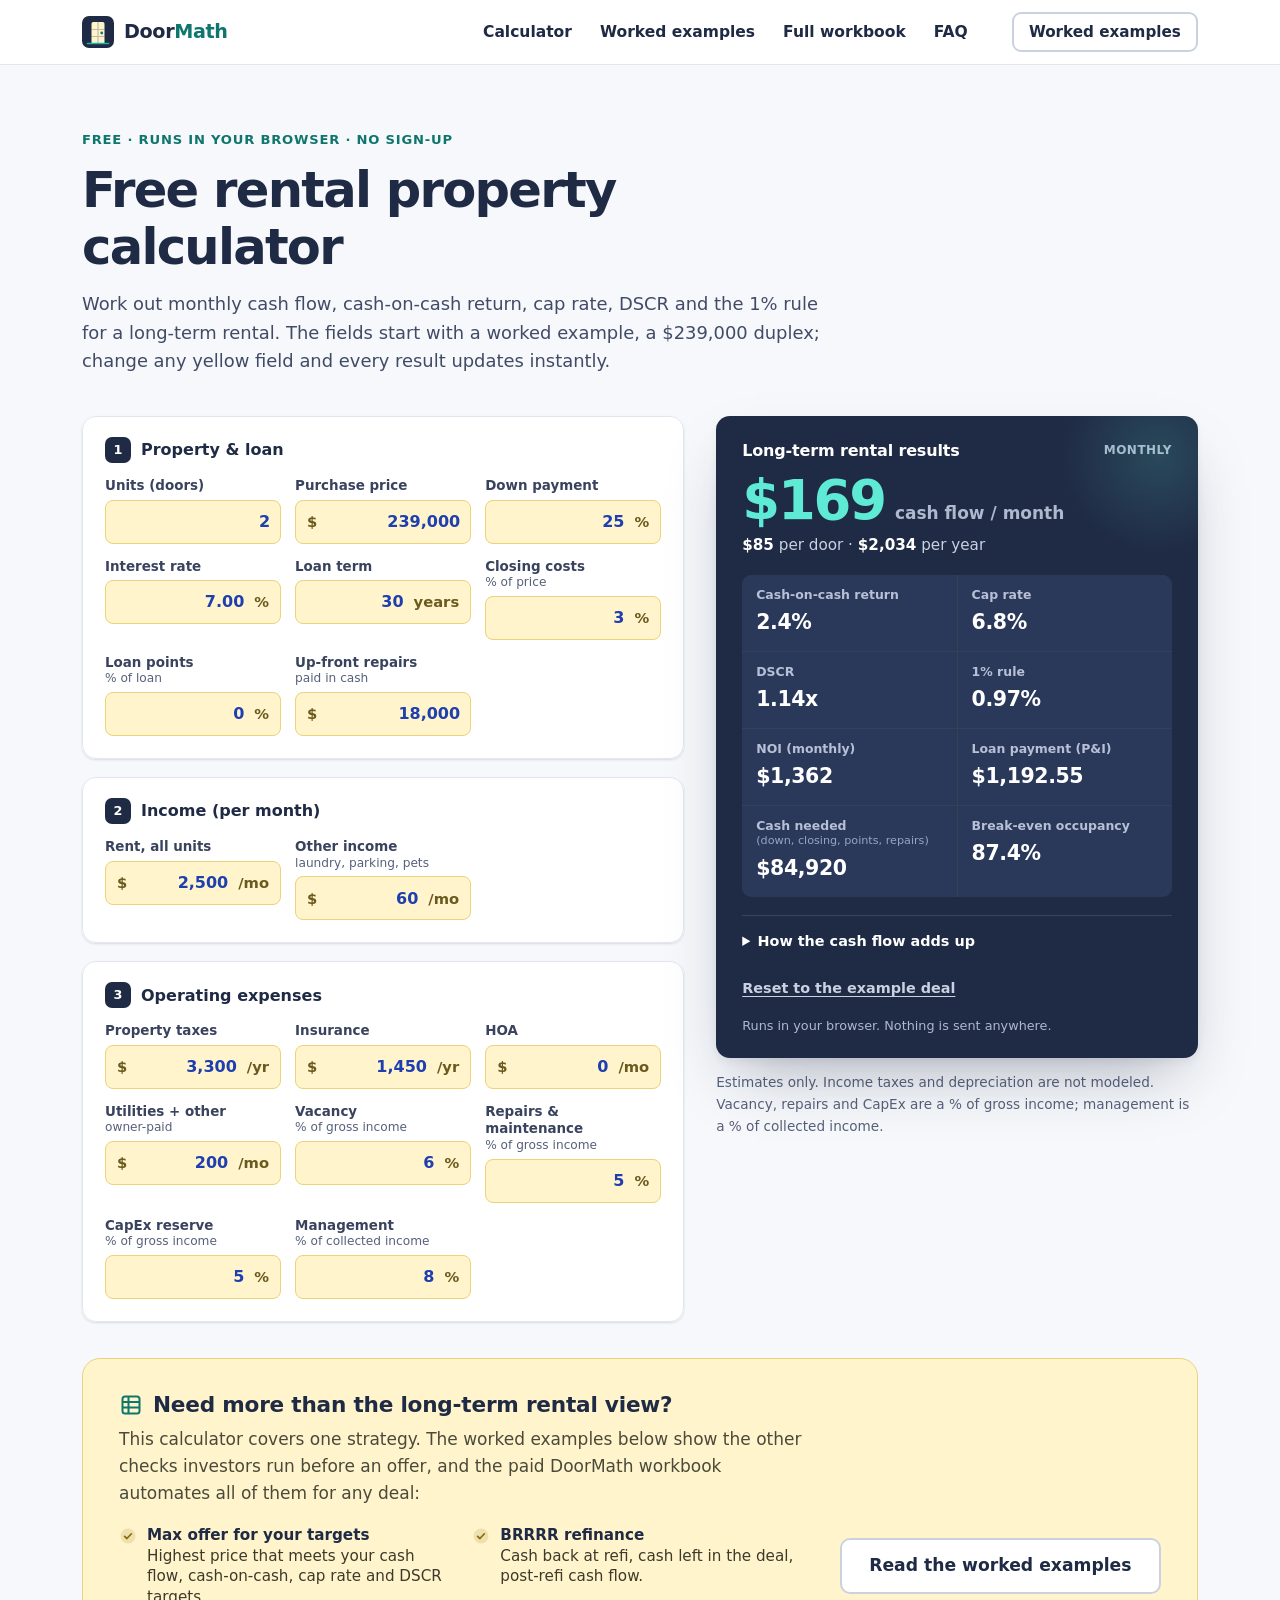
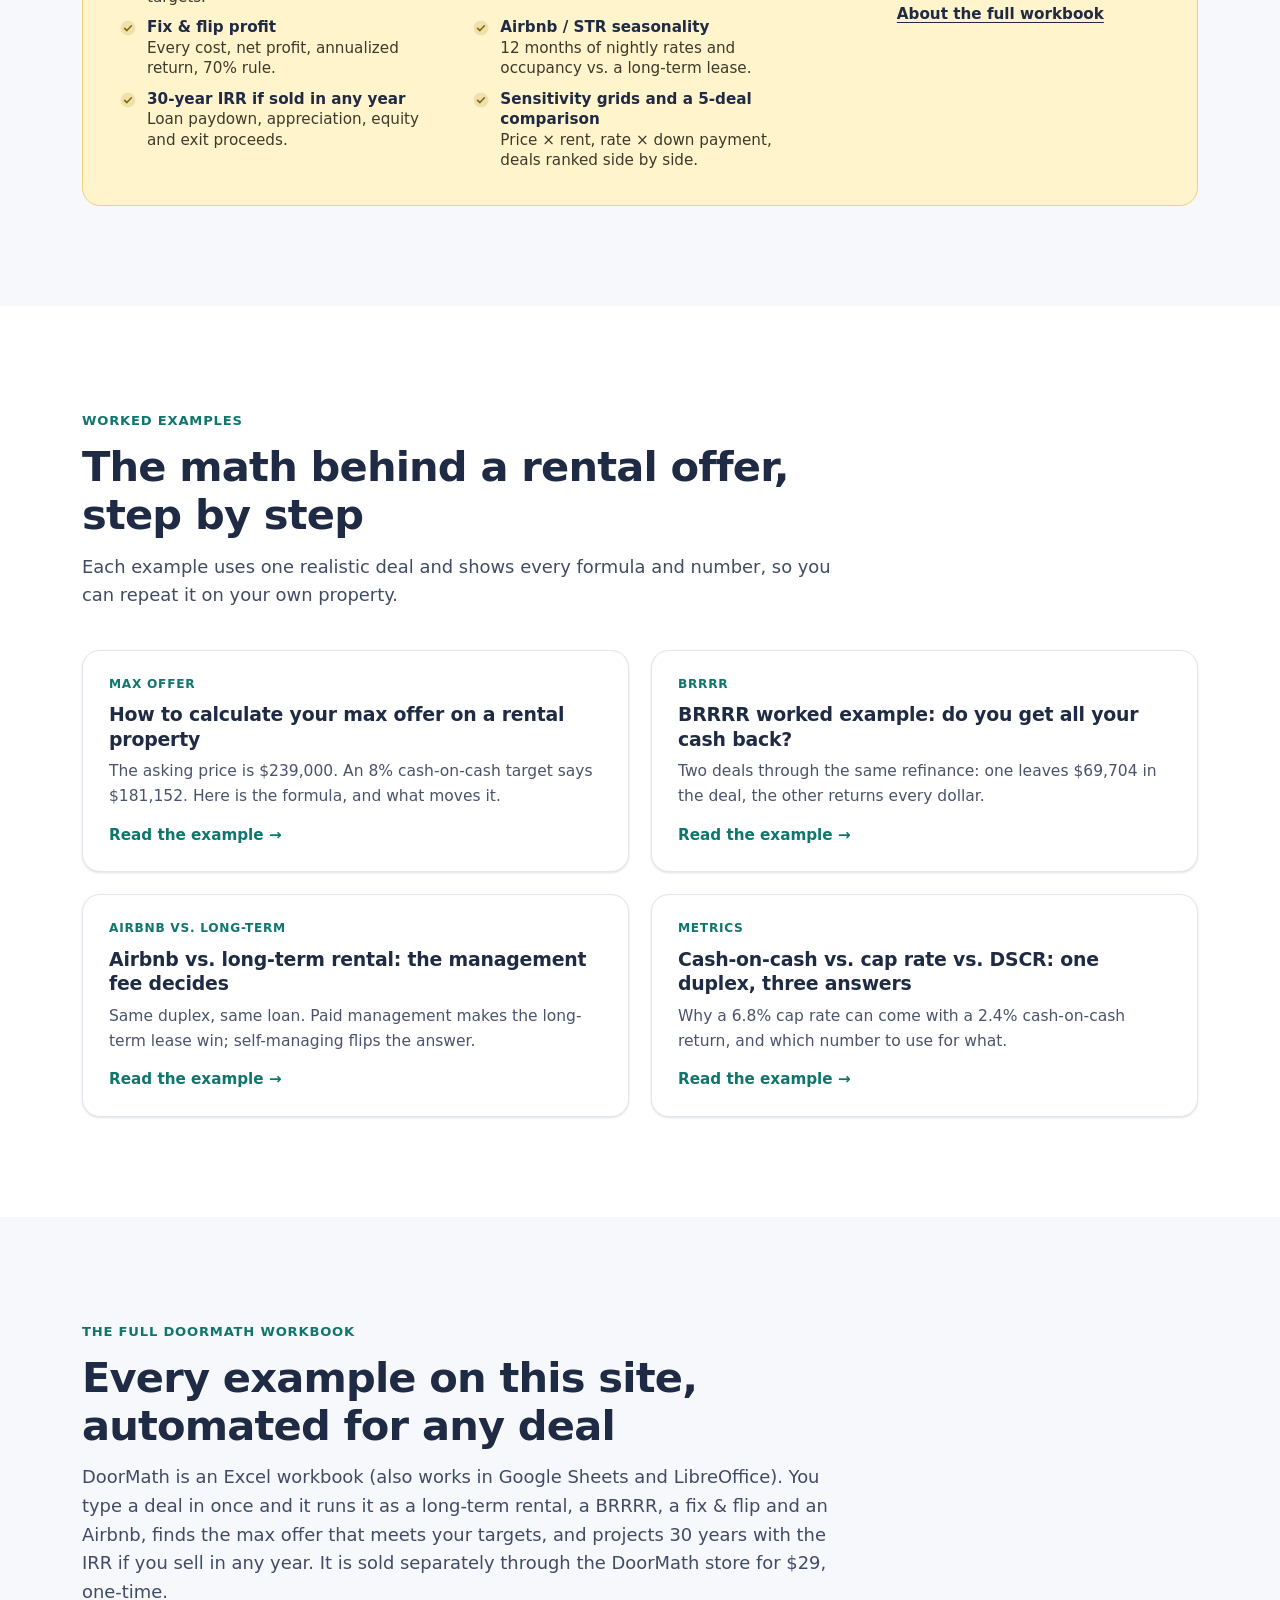
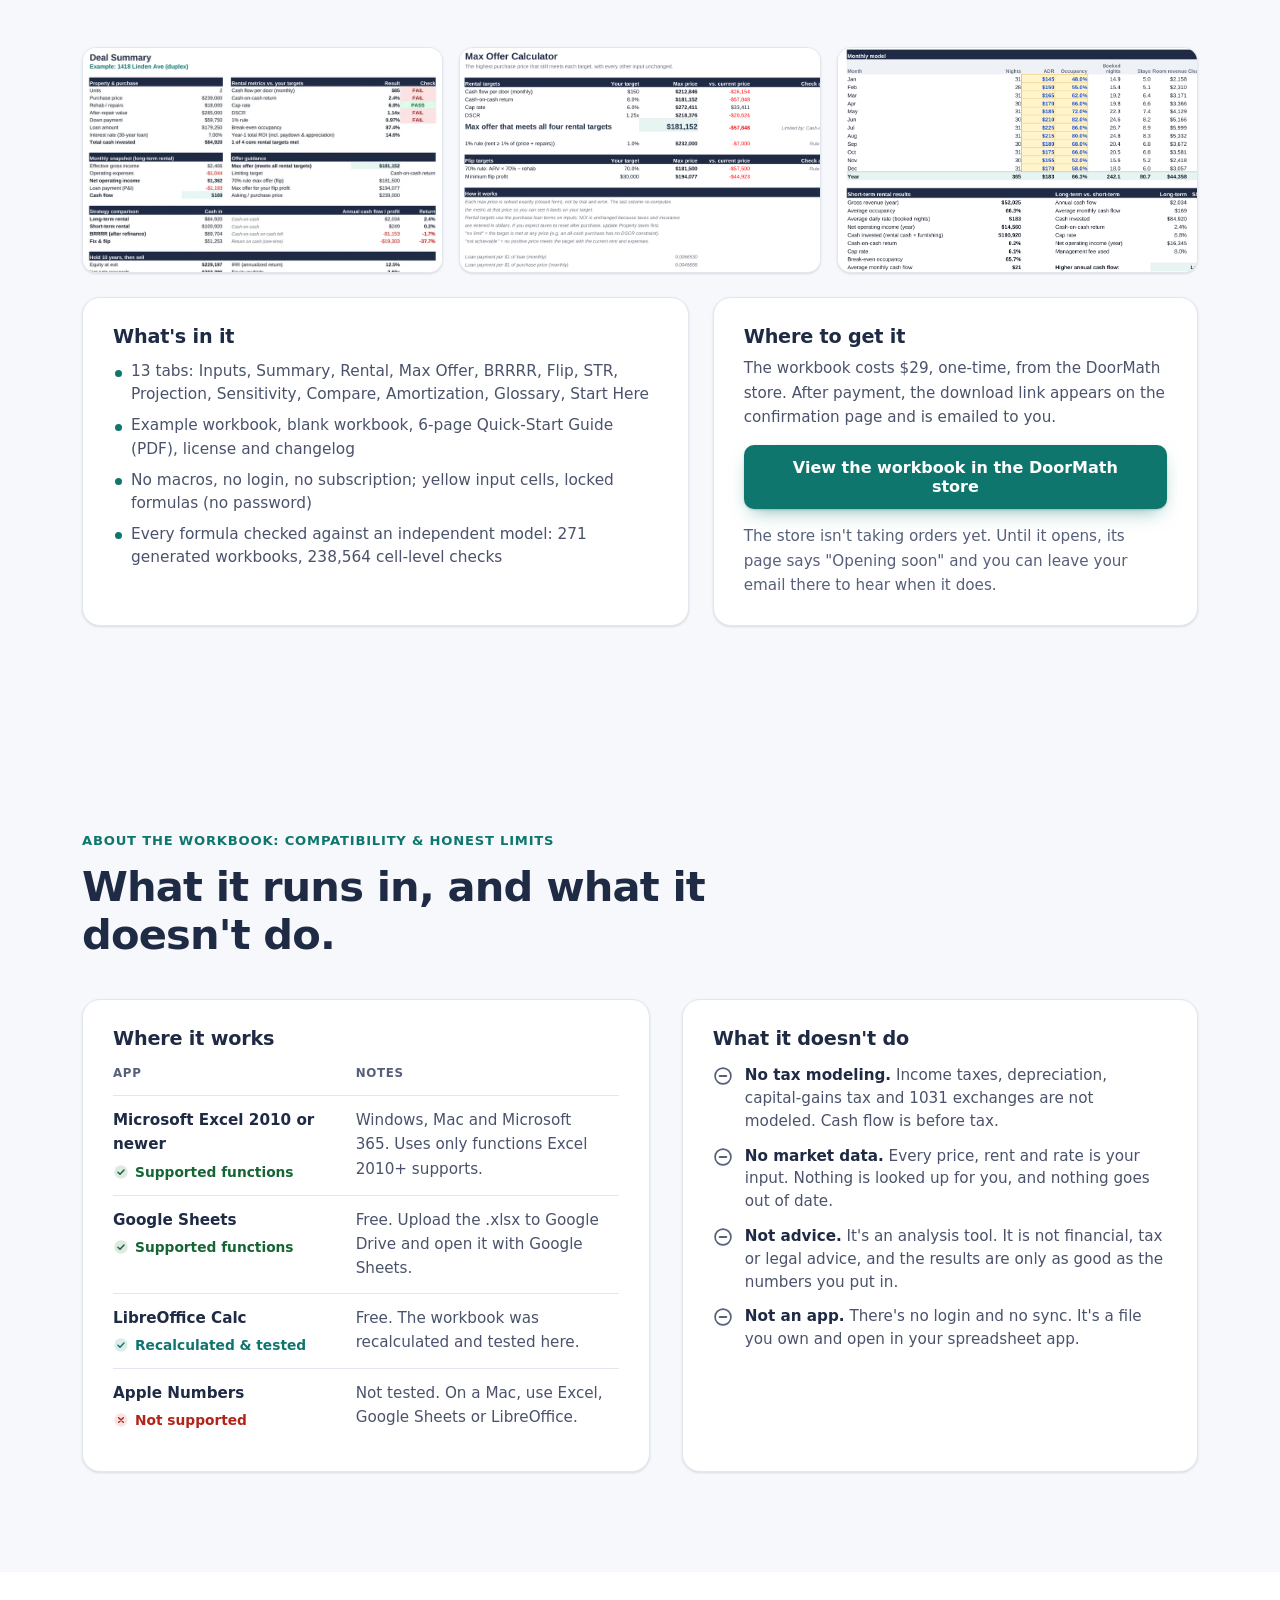
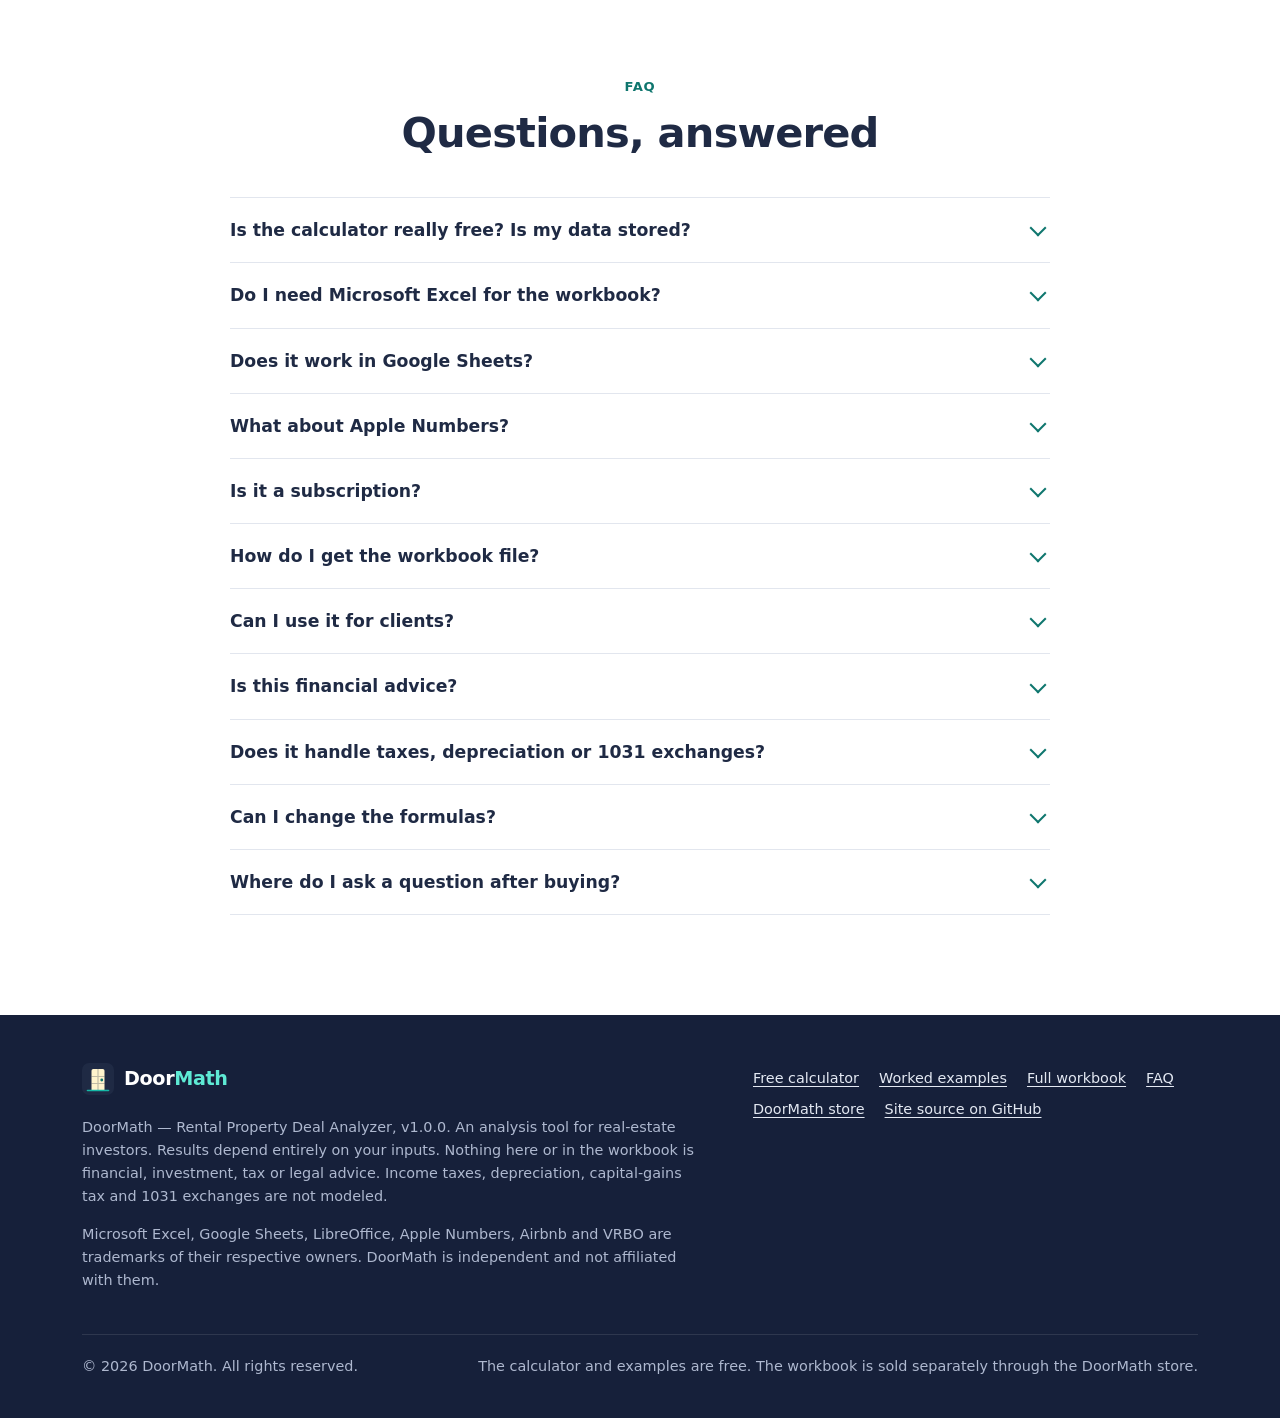
<file: index.html>
<!doctype html>
<html lang="en">
<head>
<meta charset="utf-8">
<meta name="viewport" content="width=device-width, initial-scale=1">
<title>Free Rental Property Calculator: Cash Flow, Cash-on-Cash, Cap Rate &amp; DSCR | DoorMath</title>
<meta name="description" content="Free rental property calculator: monthly cash flow, cash-on-cash return, cap rate, DSCR and the 1% rule, in your browser. Plus worked examples of max offer, BRRRR and Airbnb vs. long-term rental math.">
<link rel="canonical" href="https://liukai1949701-ux.github.io/claudef/">
<meta name="theme-color" content="#1F2A44">
<link rel="icon" href="assets/favicon.svg" type="image/svg+xml">
<link rel="apple-touch-icon" href="assets/apple-touch-icon.png">

<meta property="og:type" content="website">
<meta property="og:site_name" content="DoorMath">
<meta property="og:title" content="Free rental property calculator | DoorMath">
<meta property="og:description" content="Cash flow, cash-on-cash, cap rate, DSCR and the 1% rule for any long-term rental, plus worked examples of max offer, BRRRR and Airbnb math.">
<meta property="og:url" content="https://liukai1949701-ux.github.io/claudef/">
<meta property="og:image" content="https://liukai1949701-ux.github.io/claudef/assets/og.png">
<meta property="og:image:width" content="1200">
<meta property="og:image:height" content="630">
<meta property="og:image:alt" content="DoorMath rental property calculator and worked examples.">
<meta name="twitter:card" content="summary_large_image">
<meta name="twitter:title" content="Free rental property calculator | DoorMath">
<meta name="twitter:description" content="Cash flow, cash-on-cash, cap rate and DSCR in your browser, plus worked max-offer, BRRRR and Airbnb examples.">
<meta name="twitter:image" content="https://liukai1949701-ux.github.io/claudef/assets/og.png">

<script type="application/ld+json">
{
  "@context": "https://schema.org",
  "@type": "WebApplication",
  "name": "DoorMath free rental property calculator",
  "url": "https://liukai1949701-ux.github.io/claudef/",
  "applicationCategory": "FinanceApplication",
  "operatingSystem": "Any (runs in the browser)",
  "description": "Free long-term rental property calculator: monthly cash flow, cash-on-cash return, cap rate, DSCR, the 1% rule and break-even occupancy. Runs in the browser; nothing is sent anywhere.",
  "offers": { "@type": "Offer", "price": "0", "priceCurrency": "USD" },
  "publisher": { "@type": "Organization", "name": "DoorMath" }
}
</script>

<link rel="stylesheet" href="assets/site.css">
<script src="assets/calc-core.js" defer></script>
<script src="assets/calc.js" defer></script>
<script src="assets/site.js" defer></script>
</head>
<body data-buy-url="https://qzgfrd-s1.myshopify.com/products/doormath-rental-property-deal-analyzer">

<svg width="0" height="0" style="position:absolute" aria-hidden="true" focusable="false">
  <symbol id="i-logo" viewBox="0 0 64 64">
    <rect width="64" height="64" rx="14" fill="#1F2A44"/>
    <path d="M19 55V15.5A3.5 3.5 0 0 1 22.5 12h19a3.5 3.5 0 0 1 3.5 3.5V55z" fill="#FFF4CC"/>
    <path d="M32 12v43M19 27h26M19 41h26" stroke="#1F2A44" stroke-width="2.4" opacity=".28"/>
    <circle cx="39.5" cy="34" r="2.8" fill="#0F766E"/>
    <path d="M11 55h42" stroke="#14B8A6" stroke-width="3.2" stroke-linecap="round"/>
  </symbol>
  <symbol id="i-check" viewBox="0 0 24 24"><circle cx="12" cy="12" r="10" fill="currentColor" opacity=".14"/><path d="m7.5 12.4 3 3 6-6.4" fill="none" stroke="currentColor" stroke-width="2.2" stroke-linecap="round" stroke-linejoin="round"/></symbol>
  <symbol id="i-lock" viewBox="0 0 24 24"><rect x="4.5" y="10.5" width="15" height="10" rx="2.5" fill="none" stroke="currentColor" stroke-width="2"/><path d="M8 10.5V8a4 4 0 0 1 8 0v2.5" fill="none" stroke="currentColor" stroke-width="2" stroke-linecap="round"/><circle cx="12" cy="15.5" r="1.5" fill="currentColor"/></symbol>
  <symbol id="i-zoom" viewBox="0 0 24 24"><circle cx="10.5" cy="10.5" r="6.5" fill="none" stroke="currentColor" stroke-width="2.2"/><path d="m15.5 15.5 5 5M10.5 7.5v6M7.5 10.5h6" stroke="currentColor" stroke-width="2.2" stroke-linecap="round"/></symbol>
  <symbol id="i-sheet" viewBox="0 0 24 24"><rect x="3.5" y="3.5" width="17" height="17" rx="2.5" fill="none" stroke="currentColor" stroke-width="2"/><path d="M3.5 9h17M3.5 14.5h17M9.5 3.5v17" stroke="currentColor" stroke-width="2"/></symbol>
  <symbol id="i-close" viewBox="0 0 24 24"><path d="M6 6l12 12M18 6 6 18" stroke="currentColor" stroke-width="2.4" stroke-linecap="round"/></symbol>
  <symbol id="i-info" viewBox="0 0 24 24"><circle cx="12" cy="12" r="9.5" fill="none" stroke="currentColor" stroke-width="2"/><path d="M12 11v6M12 7.5v.5" stroke="currentColor" stroke-width="2.2" stroke-linecap="round"/></symbol>
  <symbol id="i-minus" viewBox="0 0 24 24"><circle cx="12" cy="12" r="9.5" fill="none" stroke="currentColor" stroke-width="2"/><path d="M8 12h8" stroke="currentColor" stroke-width="2.2" stroke-linecap="round"/></symbol>
  <symbol id="i-x" viewBox="0 0 24 24"><circle cx="12" cy="12" r="10" fill="currentColor" opacity=".12"/><path d="m8.5 8.5 7 7m0-7-7 7" stroke="currentColor" stroke-width="2.2" stroke-linecap="round"/></symbol>
  <symbol id="i-flask" viewBox="0 0 24 24"><path d="M9 3.5h6M10 3.5v5.2L4.8 18a2 2 0 0 0 1.8 2.5h10.8a2 2 0 0 0 1.8-2.5L14 8.7V3.5" fill="none" stroke="currentColor" stroke-width="2" stroke-linejoin="round" stroke-linecap="round"/><path d="M7.4 14.5h9.2" stroke="currentColor" stroke-width="2"/></symbol>
  <symbol id="i-calc" viewBox="0 0 24 24"><rect x="4.5" y="2.5" width="15" height="19" rx="2.5" fill="none" stroke="currentColor" stroke-width="2"/><path d="M8 7h8M8 12h1M11.5 12h1M15 12h1M8 16h1M11.5 16h1M15 16h1" stroke="currentColor" stroke-width="2" stroke-linecap="round"/></symbol>
  <symbol id="i-book" viewBox="0 0 24 24"><path d="M4 5.5A2.5 2.5 0 0 1 6.5 3H20v15H6.5A2.5 2.5 0 0 0 4 20.5zM4 20.5A2.5 2.5 0 0 0 6.5 23H20v-5" fill="none" stroke="currentColor" stroke-width="2" stroke-linejoin="round" transform="translate(0 -1)"/></symbol>
  <symbol id="i-zip" viewBox="0 0 24 24"><path d="M6 2.5h8l4.5 4.5v14.5H6z" fill="none" stroke="currentColor" stroke-width="2" stroke-linejoin="round"/><path d="M11 4v2h1.5v2H11v2h1.5v2H11" stroke="currentColor" stroke-width="1.6"/><rect x="10.2" y="13.5" width="3.1" height="3.5" rx=".8" fill="currentColor"/></symbol>
</svg>

<a class="skip-link" href="#main">Skip to content</a>

<header class="site-header">
  <div class="wrap header-inner">
    <a class="brand" href="#main" aria-label="DoorMath home">
      <svg aria-hidden="true"><use href="#i-logo"/></svg>
      <span>Door<span class="accent">Math</span></span>
    </a>
    <nav class="site-nav" aria-label="Primary">
      <ul>
        <li><a href="#calculator">Calculator</a></li>
        <li><a href="#examples">Worked examples</a></li>
        <li><a href="#workbook">Full workbook</a></li>
        <li><a href="#faq">FAQ</a></li>
      </ul>
    </nav>
    <a class="btn btn-secondary btn-sm header-cta" href="#examples">Worked examples</a>
  </div>
</header>

<main id="main">

<!-- ============ CALCULATOR ============ -->
<section class="section section-soft calc-first" id="calculator" aria-labelledby="calc-title">
  <div class="wrap">
    <div class="section-head">
      <p class="eyebrow">Free · runs in your browser · no sign-up</p>
      <h1 id="calc-title">Free rental property calculator</h1>
      <p class="lead">Work out monthly cash flow, cash-on-cash return, cap rate, DSCR and the 1% rule for a long-term rental. The fields start with a worked example, a $239,000 duplex; change any yellow field and every result updates instantly.</p>
    </div>

    <div class="calc">
      <form class="calc-form" id="calc-form" autocomplete="off" novalidate>
        <fieldset>
          <legend><span class="step" aria-hidden="true">1</span>Property &amp; loan</legend>
          <div class="fields">
            <div class="field"><label for="f-units">Units (doors)</label><div class="input"><input id="f-units" name="units" inputmode="decimal" value="2"></div></div>
            <div class="field"><label for="f-price">Purchase price</label><div class="input"><span class="affix" aria-hidden="true">$</span><input id="f-price" name="price" inputmode="decimal" value="239,000" data-money></div></div>
            <div class="field"><label for="f-down_pct">Down payment</label><div class="input"><input id="f-down_pct" name="down_pct" inputmode="decimal" value="25"><span class="affix after" aria-hidden="true">%</span></div></div>
            <div class="field"><label for="f-rate">Interest rate</label><div class="input"><input id="f-rate" name="rate" inputmode="decimal" value="7.00"><span class="affix after" aria-hidden="true">%</span></div></div>
            <div class="field"><label for="f-term_years">Loan term</label><div class="input"><input id="f-term_years" name="term_years" inputmode="decimal" value="30"><span class="affix after" aria-hidden="true">years</span></div></div>
            <div class="field"><label for="f-closing_pct">Closing costs <span class="hint">% of price</span></label><div class="input"><input id="f-closing_pct" name="closing_pct" inputmode="decimal" value="3"><span class="affix after" aria-hidden="true">%</span></div></div>
            <div class="field"><label for="f-points_pct">Loan points <span class="hint">% of loan</span></label><div class="input"><input id="f-points_pct" name="points_pct" inputmode="decimal" value="0"><span class="affix after" aria-hidden="true">%</span></div></div>
            <div class="field"><label for="f-repairs">Up-front repairs <span class="hint">paid in cash</span></label><div class="input"><span class="affix" aria-hidden="true">$</span><input id="f-repairs" name="repairs" inputmode="decimal" value="18,000" data-money></div></div>
          </div>
        </fieldset>

        <fieldset>
          <legend><span class="step" aria-hidden="true">2</span>Income (per month)</legend>
          <div class="fields">
            <div class="field"><label for="f-rent">Rent, all units</label><div class="input"><span class="affix" aria-hidden="true">$</span><input id="f-rent" name="rent" inputmode="decimal" value="2,500" data-money><span class="affix after" aria-hidden="true">/mo</span></div></div>
            <div class="field"><label for="f-other_income">Other income <span class="hint">laundry, parking, pets</span></label><div class="input"><span class="affix" aria-hidden="true">$</span><input id="f-other_income" name="other_income" inputmode="decimal" value="60" data-money><span class="affix after" aria-hidden="true">/mo</span></div></div>
          </div>
        </fieldset>

        <fieldset>
          <legend><span class="step" aria-hidden="true">3</span>Operating expenses</legend>
          <div class="fields">
            <div class="field"><label for="f-taxes_yr">Property taxes</label><div class="input"><span class="affix" aria-hidden="true">$</span><input id="f-taxes_yr" name="taxes_yr" inputmode="decimal" value="3,300" data-money><span class="affix after" aria-hidden="true">/yr</span></div></div>
            <div class="field"><label for="f-insurance_yr">Insurance</label><div class="input"><span class="affix" aria-hidden="true">$</span><input id="f-insurance_yr" name="insurance_yr" inputmode="decimal" value="1,450" data-money><span class="affix after" aria-hidden="true">/yr</span></div></div>
            <div class="field"><label for="f-hoa_mo">HOA</label><div class="input"><span class="affix" aria-hidden="true">$</span><input id="f-hoa_mo" name="hoa_mo" inputmode="decimal" value="0" data-money><span class="affix after" aria-hidden="true">/mo</span></div></div>
            <div class="field"><label for="f-utilities_other_mo">Utilities + other <span class="hint">owner-paid</span></label><div class="input"><span class="affix" aria-hidden="true">$</span><input id="f-utilities_other_mo" name="utilities_other_mo" inputmode="decimal" value="200" data-money><span class="affix after" aria-hidden="true">/mo</span></div></div>
            <div class="field"><label for="f-vacancy_pct">Vacancy <span class="hint">% of gross income</span></label><div class="input"><input id="f-vacancy_pct" name="vacancy_pct" inputmode="decimal" value="6"><span class="affix after" aria-hidden="true">%</span></div></div>
            <div class="field"><label for="f-maint_pct">Repairs &amp; maintenance <span class="hint">% of gross income</span></label><div class="input"><input id="f-maint_pct" name="maint_pct" inputmode="decimal" value="5"><span class="affix after" aria-hidden="true">%</span></div></div>
            <div class="field"><label for="f-capex_pct">CapEx reserve <span class="hint">% of gross income</span></label><div class="input"><input id="f-capex_pct" name="capex_pct" inputmode="decimal" value="5"><span class="affix after" aria-hidden="true">%</span></div></div>
            <div class="field"><label for="f-mgmt_pct">Management <span class="hint">% of collected income</span></label><div class="input"><input id="f-mgmt_pct" name="mgmt_pct" inputmode="decimal" value="8"><span class="affix after" aria-hidden="true">%</span></div></div>
          </div>
        </fieldset>

        <div class="calc-mini" aria-hidden="true">
          <span>Cash flow <b id="mini-cf">$169</b>/mo</span>
          <span>Cash-on-cash <b id="mini-coc">2.4%</b></span>
        </div>
      </form>

      <div class="calc-results">
        <div class="result-card on-dark" id="results">
          <h3>Long-term rental results <small>Monthly</small></h3>
          <div class="big-result">
            <span class="value" id="out-cf" data-value="169.49994405798247">$169</span>
            <span class="unit">cash flow / month</span>
          </div>
          <p class="sub-result"><b id="out-cf-door">$85</b> per door · <b id="out-cf-yr">$2,034</b> per year</p>
          <dl class="metrics">
            <div class="metric"><dt>Cash-on-cash return</dt><dd id="out-coc">2.4%</dd></div>
            <div class="metric"><dt>Cap rate</dt><dd id="out-cap">6.8%</dd></div>
            <div class="metric"><dt>DSCR</dt><dd id="out-dscr">1.14x</dd></div>
            <div class="metric"><dt>1% rule <span class="sr-only">(rent ÷ price + repairs)</span></dt><dd id="out-onepct">0.97%</dd></div>
            <div class="metric"><dt>NOI (monthly)</dt><dd id="out-noi">$1,362</dd></div>
            <div class="metric"><dt>Loan payment (P&amp;I)</dt><dd id="out-pi">$1,192.55</dd></div>
            <div class="metric"><dt>Cash needed <span class="hint-inline">(down, closing, points, repairs)</span></dt><dd id="out-cashin">$84,920</dd></div>
            <div class="metric"><dt>Break-even occupancy</dt><dd id="out-beo">87.4%</dd></div>
          </dl>
          <details class="waterfall">
            <summary>How the cash flow adds up</summary>
            <dl>
              <dt>Gross income (rent + other)</dt><dd id="w-gsi">$2,560</dd>
              <dt>Less vacancy</dt><dd id="w-vac">-$154</dd>
              <dt>Less operating expenses</dt><dd id="w-opex">-$1,044</dd>
              <dt class="total">Net operating income</dt><dd class="total" id="w-noi">$1,362</dd>
              <dt>Less loan payment (P&amp;I)</dt><dd id="w-pi">-$1,193</dd>
              <dt class="total">Cash flow</dt><dd class="total" id="w-cf">$169</dd>
              <dt>Gross rent multiplier</dt><dd id="out-grm">8.0</dd>
            </dl>
          </details>
          <div class="result-actions">
            <button type="button" class="link-btn" id="calc-reset">Reset to the example deal</button>
            <p class="privacy-note">Runs in your browser. Nothing is sent anywhere.</p>
          </div>
          <p class="sr-only" id="calc-live" aria-live="polite"></p>
        </div>
        <p class="calc-footnote">Estimates only. Income taxes and depreciation are not modeled. Vacancy, repairs and CapEx are a % of gross income; management is a % of collected income.</p>
      </div>
    </div>

    <aside class="locked" aria-labelledby="locked-title">
      <div>
        <h3 id="locked-title"><svg aria-hidden="true"><use href="#i-sheet"/></svg>Need more than the long-term rental view?</h3>
        <p>This calculator covers one strategy. The worked examples below show the other checks investors run before an offer, and the paid DoorMath workbook automates all of them for any deal:</p>
        <ul class="locked-list">
          <li><svg aria-hidden="true"><use href="#i-check"/></svg><span><strong>Max offer for your targets</strong>Highest price that meets your cash flow, cash-on-cash, cap rate and DSCR targets.</span></li>
          <li><svg aria-hidden="true"><use href="#i-check"/></svg><span><strong>BRRRR refinance</strong>Cash back at refi, cash left in the deal, post-refi cash flow.</span></li>
          <li><svg aria-hidden="true"><use href="#i-check"/></svg><span><strong>Fix &amp; flip profit</strong>Every cost, net profit, annualized return, 70% rule.</span></li>
          <li><svg aria-hidden="true"><use href="#i-check"/></svg><span><strong>Airbnb / STR seasonality</strong>12 months of nightly rates and occupancy vs. a long-term lease.</span></li>
          <li><svg aria-hidden="true"><use href="#i-check"/></svg><span><strong>30-year IRR if sold in any year</strong>Loan paydown, appreciation, equity and exit proceeds.</span></li>
          <li><svg aria-hidden="true"><use href="#i-check"/></svg><span><strong>Sensitivity grids and a 5-deal comparison</strong>Price × rent, rate × down payment, deals ranked side by side.</span></li>
        </ul>
      </div>
      <div class="locked-cta">
        <a class="btn btn-secondary btn-lg" href="#examples">Read the worked examples</a>
        <a class="small-link" href="#workbook">About the full workbook</a>
      </div>
    </aside>
  </div>
</section>

<!-- ============ WORKED EXAMPLES ============ -->
<section class="section" id="examples" aria-labelledby="examples-title">
  <div class="wrap">
    <div class="section-head">
      <p class="eyebrow">Worked examples</p>
      <h2 id="examples-title">The math behind a rental offer, step by step</h2>
      <p class="lead">Each example uses one realistic deal and shows every formula and number, so you can repeat it on your own property.</p>
    </div>
    <div class="example-grid">
      <a class="example-card" href="examples/max-offer-rental-property.html">
        <span class="kicker">Max offer</span>
        <h3>How to calculate your max offer on a rental property</h3>
        <p>The asking price is $239,000. An 8% cash-on-cash target says $181,152. Here is the formula, and what moves it.</p>
      </a>
      <a class="example-card" href="examples/brrrr-worked-example.html">
        <span class="kicker">BRRRR</span>
        <h3>BRRRR worked example: do you get all your cash back?</h3>
        <p>Two deals through the same refinance: one leaves $69,704 in the deal, the other returns every dollar.</p>
      </a>
      <a class="example-card" href="examples/airbnb-vs-long-term-rental.html">
        <span class="kicker">Airbnb vs. long-term</span>
        <h3>Airbnb vs. long-term rental: the management fee decides</h3>
        <p>Same duplex, same loan. Paid management makes the long-term lease win; self-managing flips the answer.</p>
      </a>
      <a class="example-card" href="examples/cash-on-cash-vs-cap-rate-vs-dscr.html">
        <span class="kicker">Metrics</span>
        <h3>Cash-on-cash vs. cap rate vs. DSCR: one duplex, three answers</h3>
        <p>Why a 6.8% cap rate can come with a 2.4% cash-on-cash return, and which number to use for what.</p>
      </a>
    </div>
  </div>
</section>

<!-- ============ FULL WORKBOOK ============ -->
<section class="section section-soft" id="workbook" aria-labelledby="workbook-title">
  <div class="wrap">
    <div class="section-head">
      <p class="eyebrow">The full DoorMath workbook</p>
      <h2 id="workbook-title">Every example on this site, automated for any deal</h2>
      <p class="lead">DoorMath is an Excel workbook (also works in Google Sheets and LibreOffice). You type a deal in once and it runs it as a long-term rental, a BRRRR, a fix &amp; flip and an Airbnb, finds the max offer that meets your targets, and projects 30 years with the IRR if you sell in any year. It is sold separately through the DoorMath store for $29, one-time.</p>
    </div>
    <div class="workbook-shots">
      <a class="zoom shot" href="assets/img/summary-full.webp" data-caption="Summary tab: the example duplex on one print-ready page." aria-haspopup="dialog">
        <img src="assets/img/summary-hero-800.webp" width="800" height="528" loading="lazy" decoding="async" alt="DoorMath Summary tab for the example duplex: rental metrics against targets, max offer $181,152, four strategies side by side and a 10-year hold.">
      </a>
      <a class="zoom shot" href="assets/img/max-offer-full.webp" data-caption="Max Offer tab: the highest price that meets each target, re-checked at that price." aria-haspopup="dialog">
        <img src="assets/img/max-offer-full.webp" width="2083" height="1188" loading="lazy" decoding="async" alt="DoorMath Max Offer tab: maximum price for each rental target and the max offer that meets all four, $181,152.">
      </a>
      <a class="zoom shot" href="assets/img/str-full.webp" data-caption="STR tab: 12 months of nightly rates and occupancy vs. a long-term lease." aria-haspopup="dialog">
        <img src="assets/img/str-detail-1182.webp" width="1182" height="632" loading="lazy" decoding="async" alt="DoorMath STR tab: monthly short-term rental model with seasonal rates and occupancy.">
      </a>
    </div>
    <div class="workbook-facts">
      <div class="panel">
        <h3>What's in it</h3>
        <ul class="plain-list">
          <li>13 tabs: Inputs, Summary, Rental, Max Offer, BRRRR, Flip, STR, Projection, Sensitivity, Compare, Amortization, Glossary, Start Here</li>
          <li>Example workbook, blank workbook, 6-page Quick-Start Guide (PDF), license and changelog</li>
          <li>No macros, no login, no subscription; yellow input cells, locked formulas (no password)</li>
          <li>Every formula checked against an independent model: 271 generated workbooks, 238,564 cell-level checks</li>
        </ul>
      </div>
      <div class="panel">
        <h3>Where to get it</h3>
        <p>The workbook costs $29, one-time, from the DoorMath store. After payment, the download link appears on the confirmation page and is emailed to you.</p>
        <p><a class="btn btn-primary" href="https://qzgfrd-s1.myshopify.com/products/doormath-rental-property-deal-analyzer?utm_source=doormath-free-site&amp;utm_medium=referral&amp;utm_campaign=workbook-section" rel="noopener" data-buy>View the workbook in the DoorMath store</a></p>
        <p class="small">The store isn't taking orders yet. Until it opens, its page says "Opening soon" and you can leave your email there to hear when it does.</p>
      </div>
    </div>
  </div>
</section>

<!-- ============ COMPATIBILITY & LIMITS ============ -->
<section class="section section-soft" id="limits" aria-labelledby="limits-title">
  <div class="wrap">
    <div class="section-head">
      <p class="eyebrow">About the workbook: compatibility &amp; honest limits</p>
      <h2 id="limits-title">What it runs in, and what it doesn't do.</h2>
    </div>
    <div class="compat">
      <div class="panel">
        <h3>Where it works</h3>
        <table class="compat-table">
          <thead><tr><th scope="col">App</th><th scope="col">Notes</th></tr></thead>
          <tbody>
            <tr><td>Microsoft Excel 2010 or newer<span class="status ok"><svg aria-hidden="true"><use href="#i-check"/></svg>Supported functions</span></td><td>Windows, Mac and Microsoft 365. Uses only functions Excel 2010+ supports.</td></tr>
            <tr><td>Google Sheets<span class="status ok"><svg aria-hidden="true"><use href="#i-check"/></svg>Supported functions</span></td><td>Free. Upload the .xlsx to Google Drive and open it with Google Sheets.</td></tr>
            <tr><td>LibreOffice Calc<span class="status tested"><svg aria-hidden="true"><use href="#i-check"/></svg>Recalculated &amp; tested</span></td><td>Free. The workbook was recalculated and tested here.</td></tr>
            <tr><td>Apple Numbers<span class="status no"><svg aria-hidden="true"><use href="#i-x"/></svg>Not supported</span></td><td>Not tested. On a Mac, use Excel, Google Sheets or LibreOffice.</td></tr>
          </tbody>
        </table>
      </div>
      <div class="panel">
        <h3>What it doesn't do</h3>
        <ul class="limits">
          <li><svg aria-hidden="true"><use href="#i-minus"/></svg><span><b>No tax modeling.</b> Income taxes, depreciation, capital-gains tax and 1031 exchanges are not modeled. Cash flow is before tax.</span></li>
          <li><svg aria-hidden="true"><use href="#i-minus"/></svg><span><b>No market data.</b> Every price, rent and rate is your input. Nothing is looked up for you, and nothing goes out of date.</span></li>
          <li><svg aria-hidden="true"><use href="#i-minus"/></svg><span><b>Not advice.</b> It's an analysis tool. It is not financial, tax or legal advice, and the results are only as good as the numbers you put in.</span></li>
          <li><svg aria-hidden="true"><use href="#i-minus"/></svg><span><b>Not an app.</b> There's no login and no sync. It's a file you own and open in your spreadsheet app.</span></li>
        </ul>
      </div>
    </div>
  </div>
</section>

<!-- ============ FAQ ============ -->
<section class="section" id="faq" aria-labelledby="faq-title">
  <div class="wrap">
    <div class="section-head center">
      <p class="eyebrow">FAQ</p>
      <h2 id="faq-title">Questions, answered</h2>
    </div>
    <div class="faq">
      <details>
        <summary>Is the calculator really free? Is my data stored?</summary>
        <div class="answer"><p>Yes, it's free with no sign-up. It runs entirely in your browser; the numbers you type are not sent or stored anywhere. It uses the same long-term rental formulas as the workbook's Rental tab.</p></div>
      </details>
      <details>
        <summary>Do I need Microsoft Excel for the workbook?</summary>
        <div class="answer"><p>No. DoorMath is a standard .xlsx file. It uses only functions supported by Excel 2010 or newer, Google Sheets and LibreOffice Calc, and the last two are free. It was recalculated and tested in LibreOffice.</p></div>
      </details>
      <details>
        <summary>Does it work in Google Sheets?</summary>
        <div class="answer"><p>Every function in the workbook is one that Google Sheets supports, and the sensitivity grids use plain formulas instead of Excel Data Tables (which Google Sheets can't run). In Google Drive, choose <em>New › File upload</em>, then open the file with Google Sheets.</p></div>
      </details>
      <details>
        <summary>What about Apple Numbers?</summary>
        <div class="answer"><p>Numbers hasn't been tested, so we don't claim it works there. On a Mac, use Excel, Google Sheets in your browser, or the free LibreOffice.</p></div>
      </details>
      <details>
        <summary>Is it a subscription?</summary>
        <div class="answer"><p>No. The free calculator on this page is free. The full workbook is a one-time $29 purchase from the DoorMath store: you keep the files, with no account, login or renewal.</p></div>
      </details>
      <details>
        <summary>How do I get the workbook file?</summary>
        <div class="answer"><p>The workbook is sold through the DoorMath store. After checkout, the download link appears on the order confirmation page and is emailed to you. The download is one ZIP with the example workbook, a blank workbook, the Quick-Start Guide PDF, README, LICENSE and CHANGELOG.</p></div>
      </details>
      <details>
        <summary>Can I use it for clients?</summary>
        <div class="answer"><p>The license covers your own analysis and the internal use of one business you own or work for. You can share printed or PDF outputs, like the Summary tab, with lenders, partners, clients or advisers. You can't resell, give away or publicly share the workbook files. If more than one business needs them, buy one license per business. The full terms are in LICENSE.txt.</p></div>
      </details>
      <details>
        <summary>Is this financial advice?</summary>
        <div class="answer"><p>No. DoorMath is a calculator. The results depend entirely on the inputs you enter, and nothing in it is financial, investment, tax or legal advice. Check your numbers with qualified professionals before you make a decision.</p></div>
      </details>
      <details>
        <summary>Does it handle taxes, depreciation or 1031 exchanges?</summary>
        <div class="answer"><p>No. Income taxes, depreciation, capital-gains tax and 1031 exchanges are not modeled. Cash flow, IRR and profit figures are before tax.</p></div>
      </details>
      <details>
        <summary>Can I change the formulas?</summary>
        <div class="answer"><p>Yes. Formula cells are locked with sheet protection so you don't overwrite them by accident, but there's no password. Unprotect the sheet (in Excel: <em>Review › Unprotect Sheet</em>) and edit whatever you like.</p></div>
      </details>
      <details>
        <summary>Where do I ask a question after buying?</summary>
        <div class="answer"><p>Reply to your order confirmation email and include the version number (1.0.0).</p></div>
      </details>
    </div>
  </div>
</section>

</main>

<footer class="site-footer on-dark">
  <div class="wrap">
    <div class="footer-grid">
      <div>
        <a class="brand" href="#main" aria-label="DoorMath, back to top">
          <svg aria-hidden="true"><use href="#i-logo"/></svg>
          <span>Door<span class="accent">Math</span></span>
        </a>
        <p class="disclaimer">DoorMath — Rental Property Deal Analyzer, v1.0.0. An analysis tool for real-estate investors. Results depend entirely on your inputs. Nothing here or in the workbook is financial, investment, tax or legal advice. Income taxes, depreciation, capital-gains tax and 1031 exchanges are not modeled.</p>
        <p class="disclaimer">Microsoft Excel, Google Sheets, LibreOffice, Apple Numbers, Airbnb and VRBO are trademarks of their respective owners. DoorMath is independent and not affiliated with them.</p>
      </div>
      <nav aria-label="Footer">
        <ul class="footer-links">
          <li><a href="#calculator">Free calculator</a></li>
          <li><a href="#examples">Worked examples</a></li>
          <li><a href="#workbook">Full workbook</a></li>
          <li><a href="#faq">FAQ</a></li>
          <li><a href="https://qzgfrd-s1.myshopify.com/products/doormath-rental-property-deal-analyzer?utm_source=doormath-free-site&amp;utm_medium=referral&amp;utm_campaign=footer" rel="noopener" data-buy>DoorMath store</a></li>
          <li><a href="https://github.com/liukai1949701-ux/claudef" rel="noopener">Site source on GitHub</a></li>
        </ul>
      </nav>
    </div>
    <div class="copyright">
      <span>© 2026 DoorMath. All rights reserved.</span>
      <span>The calculator and examples are free. The workbook is sold separately through the DoorMath store.</span>
    </div>
  </div>
</footer>

<dialog class="lightbox" id="lightbox" aria-label="Enlarged screenshot">
  <div class="lb-inner">
    <button type="button" class="lb-close" id="lb-close" aria-label="Close enlarged screenshot"><svg aria-hidden="true"><use href="#i-close"/></svg></button>
    <figure id="lb-figure">
      <figcaption id="lb-caption"></figcaption>
    </figure>
  </div>
</dialog>

</body>
</html>
</file>
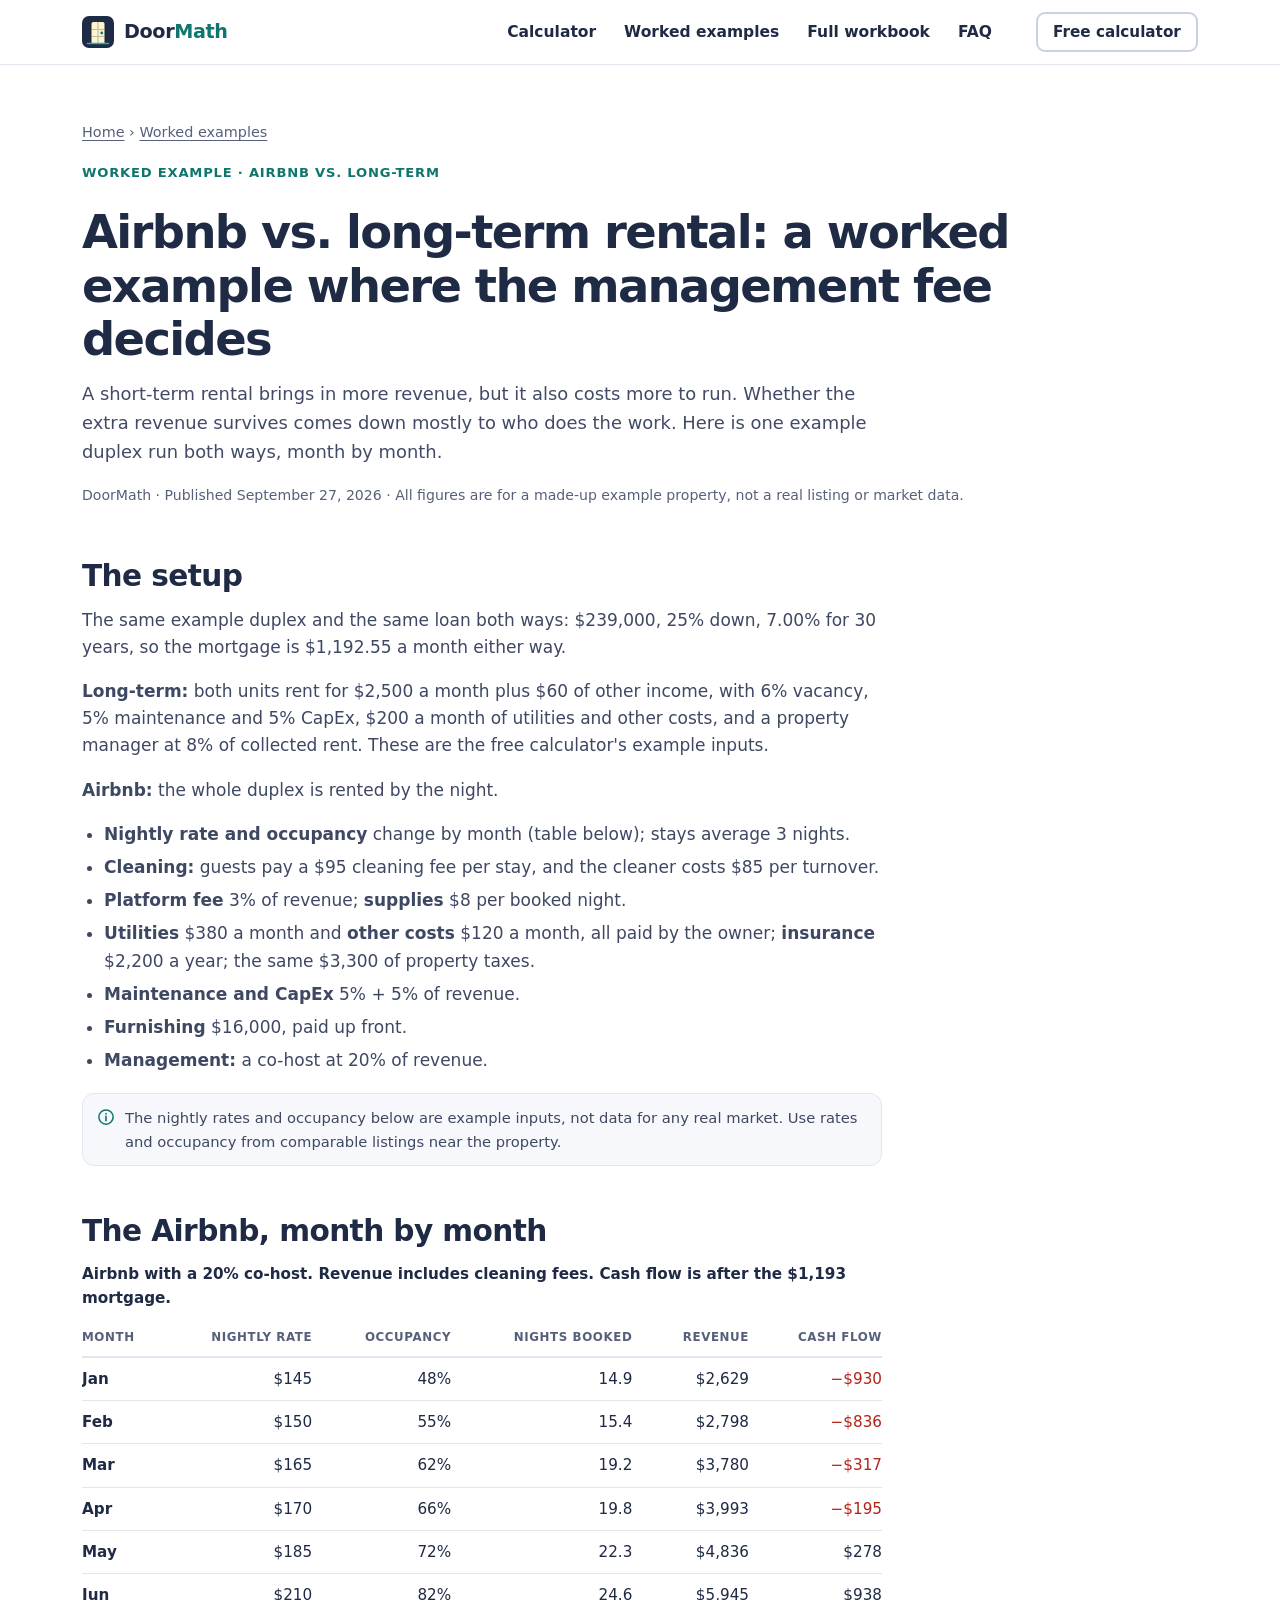
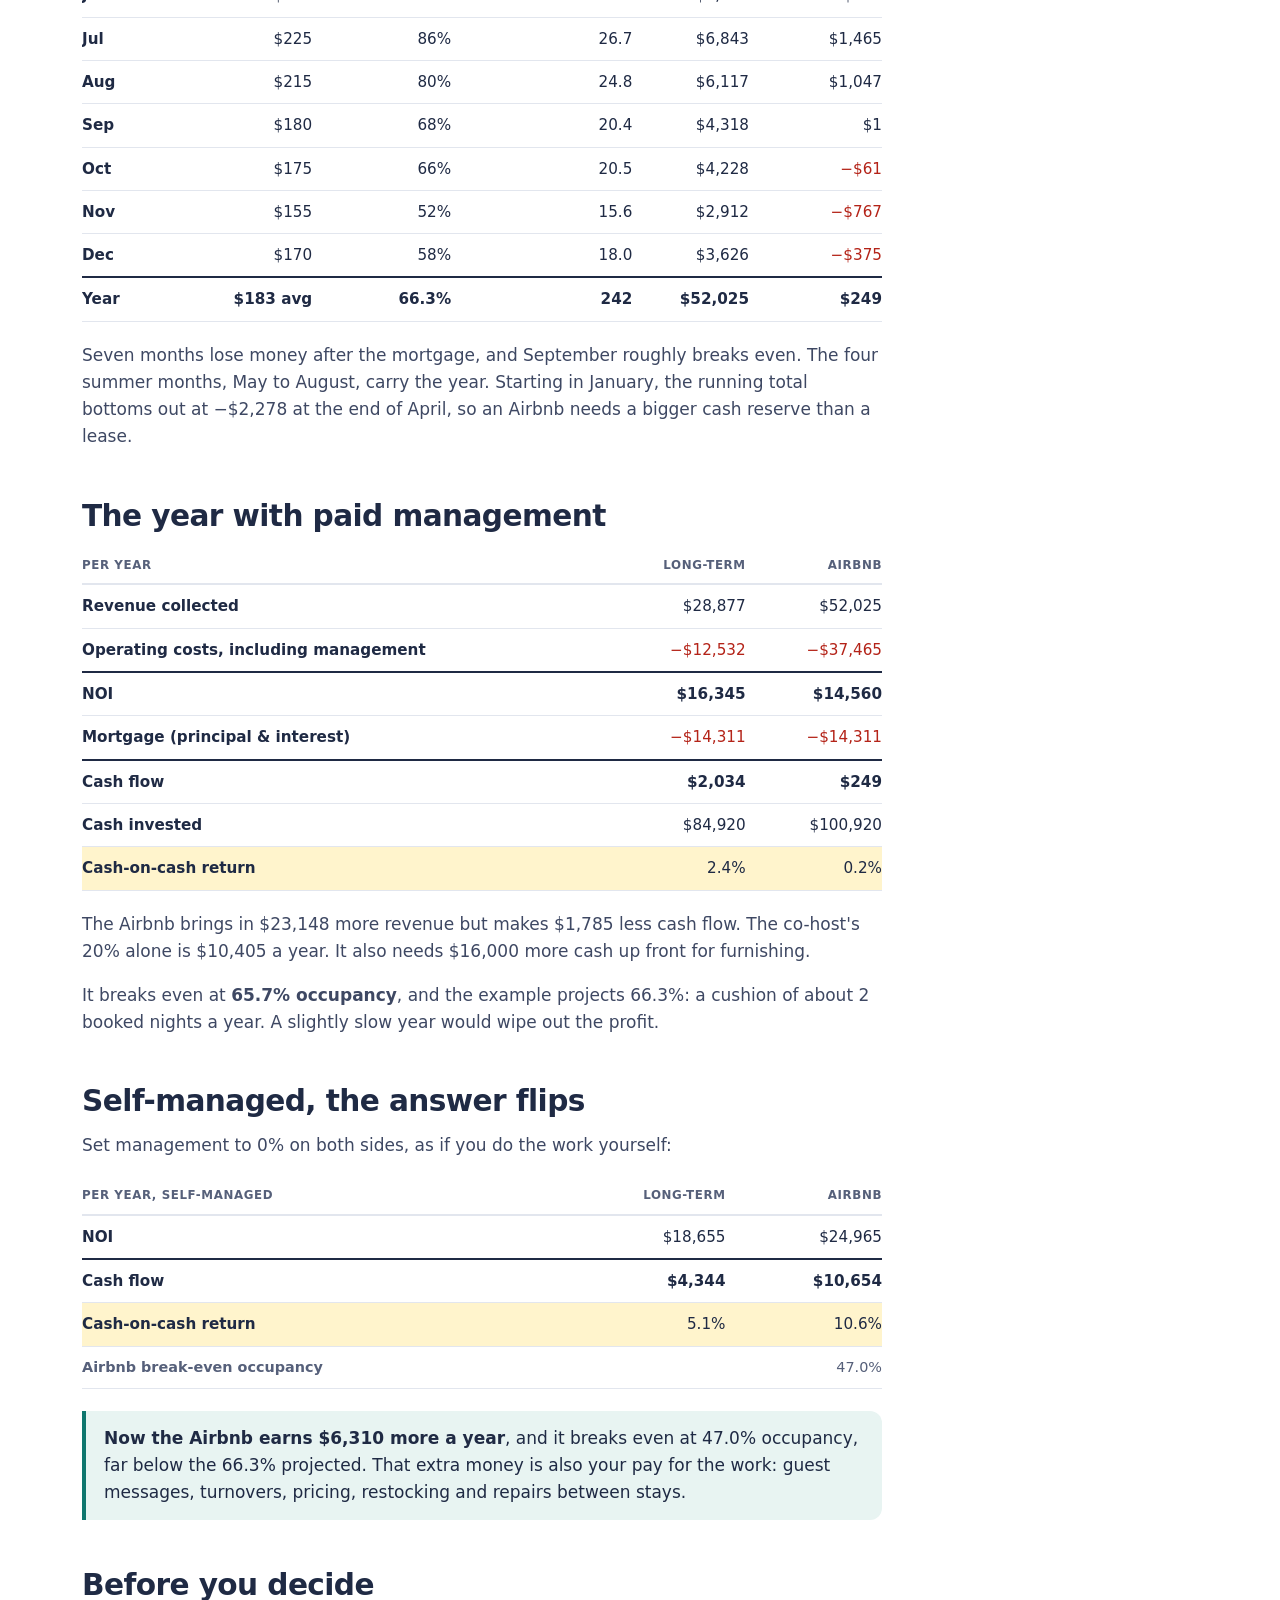
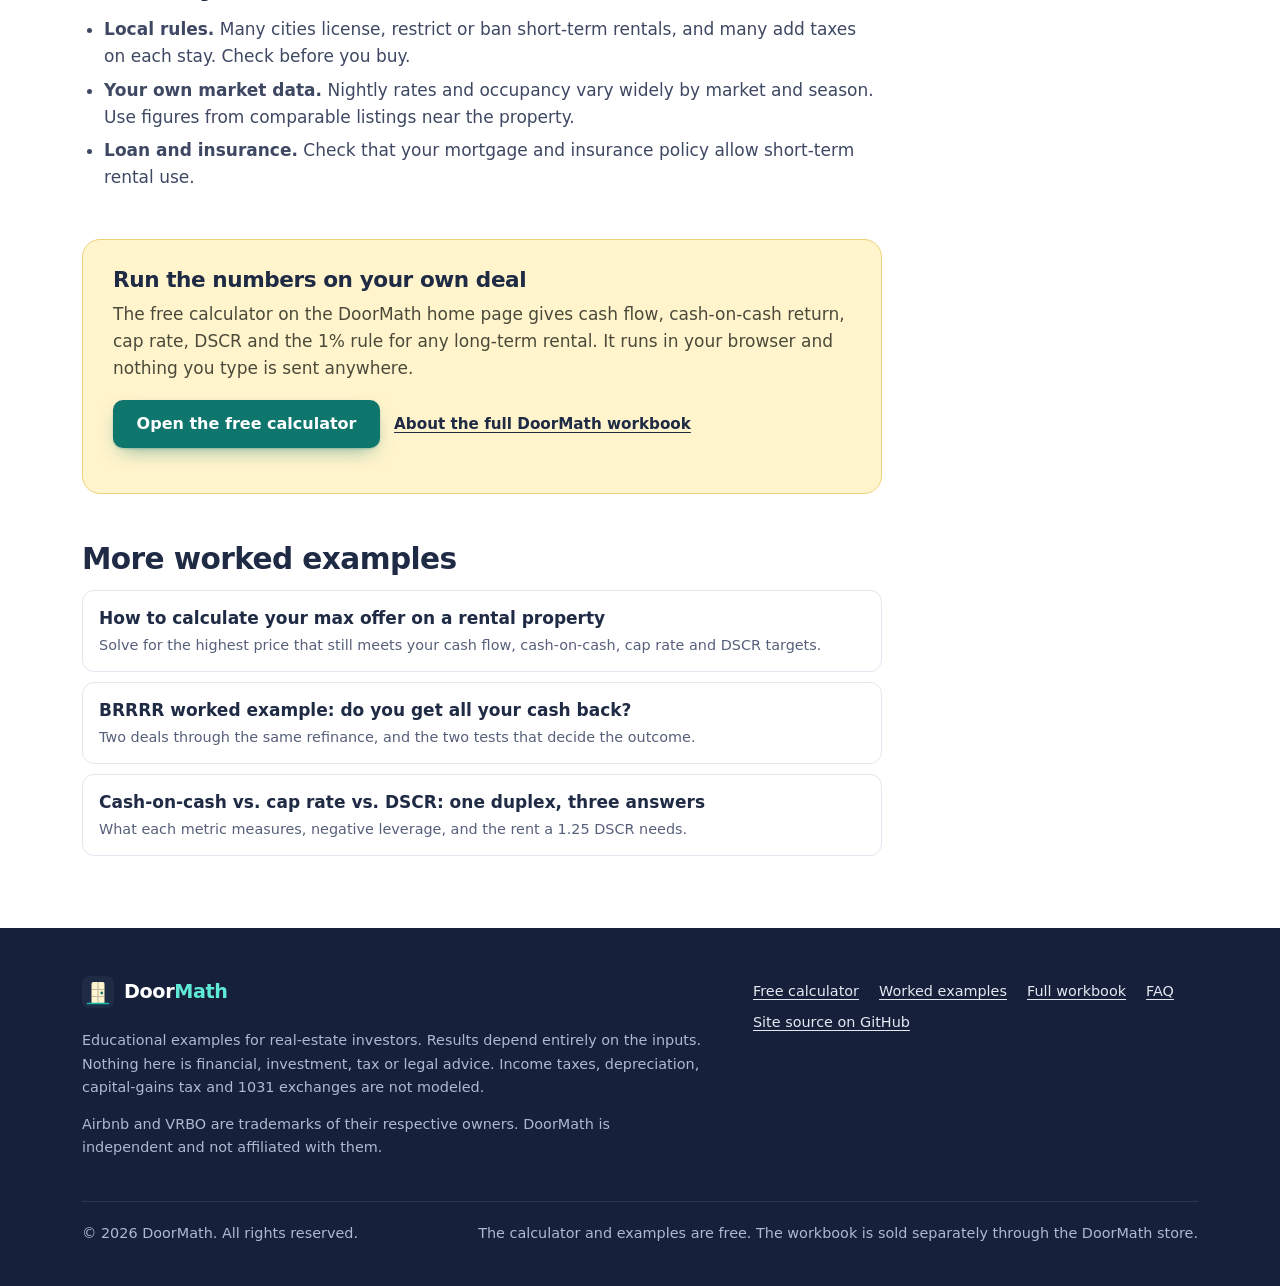
<file: examples/airbnb-vs-long-term-rental.html>
<!doctype html>
<html lang="en">
<head>
<meta charset="utf-8">
<meta name="viewport" content="width=device-width, initial-scale=1">
<title>Airbnb vs. Long-Term Rental: Worked Example with Monthly Seasonality | DoorMath</title>
<meta name="description" content="The same duplex as a long-term rental and as an Airbnb, month by month. With a 20% co-host the long-term lease makes more; self-managed, the Airbnb does. Break-even occupancy and every cost shown.">
<link rel="canonical" href="https://liukai1949701-ux.github.io/claudef/examples/airbnb-vs-long-term-rental.html">
<meta name="theme-color" content="#1F2A44">
<link rel="icon" href="../assets/favicon.svg" type="image/svg+xml">
<link rel="apple-touch-icon" href="../assets/apple-touch-icon.png">

<meta property="og:type" content="article">
<meta property="og:site_name" content="DoorMath">
<meta property="og:title" content="Airbnb vs. long-term rental: the management fee decides">
<meta property="og:description" content="The same duplex as a long-term rental and as an Airbnb, month by month. With a 20% co-host the long-term lease makes more; self-managed, the Airbnb does. Break-even occupancy and every cost shown.">
<meta property="og:url" content="https://liukai1949701-ux.github.io/claudef/examples/airbnb-vs-long-term-rental.html">
<meta property="og:image" content="https://liukai1949701-ux.github.io/claudef/assets/og.png">
<meta property="og:image:width" content="1200">
<meta property="og:image:height" content="630">
<meta property="og:image:alt" content="DoorMath rental property calculator and worked examples.">
<meta name="twitter:card" content="summary_large_image">
<meta name="twitter:title" content="Airbnb vs. long-term rental: the management fee decides">
<meta name="twitter:description" content="The same duplex as a long-term rental and as an Airbnb, month by month. With a 20% co-host the long-term lease makes more; self-managed, the Airbnb does. Break-even occupancy and every cost shown.">
<meta name="twitter:image" content="https://liukai1949701-ux.github.io/claudef/assets/og.png">

<script type="application/ld+json">
{
  "@context": "https://schema.org",
  "@type": "Article",
  "headline": "Airbnb vs. long-term rental: a worked example where the management fee decides",
  "description": "The same duplex as a long-term rental and as an Airbnb, month by month. With a 20% co-host the long-term lease makes more; self-managed, the Airbnb does. Break-even occupancy and every cost shown.",
  "datePublished": "2026-09-27",
  "dateModified": "2026-09-27",
  "author": {
    "@type": "Organization",
    "name": "DoorMath"
  },
  "publisher": {
    "@type": "Organization",
    "name": "DoorMath"
  },
  "mainEntityOfPage": "https://liukai1949701-ux.github.io/claudef/examples/airbnb-vs-long-term-rental.html",
  "image": "https://liukai1949701-ux.github.io/claudef/assets/og.png"
}
</script>

<link rel="stylesheet" href="../assets/site.css">
</head>
<body>

<svg width="0" height="0" style="position:absolute" aria-hidden="true" focusable="false">
  <symbol id="i-logo" viewBox="0 0 64 64">
    <rect width="64" height="64" rx="14" fill="#1F2A44"/>
    <path d="M19 55V15.5A3.5 3.5 0 0 1 22.5 12h19a3.5 3.5 0 0 1 3.5 3.5V55z" fill="#FFF4CC"/>
    <path d="M32 12v43M19 27h26M19 41h26" stroke="#1F2A44" stroke-width="2.4" opacity=".28"/>
    <circle cx="39.5" cy="34" r="2.8" fill="#0F766E"/>
    <path d="M11 55h42" stroke="#14B8A6" stroke-width="3.2" stroke-linecap="round"/>
  </symbol>
  <symbol id="i-info" viewBox="0 0 24 24"><circle cx="12" cy="12" r="9.5" fill="none" stroke="currentColor" stroke-width="2"/><path d="M12 11v6M12 7.5v.5" stroke="currentColor" stroke-width="2.2" stroke-linecap="round"/></symbol>
</svg>

<a class="skip-link" href="#main">Skip to content</a>

<header class="site-header">
  <div class="wrap header-inner">
    <a class="brand" href="../" aria-label="DoorMath home">
      <svg aria-hidden="true"><use href="#i-logo"/></svg>
      <span>Door<span class="accent">Math</span></span>
    </a>
    <nav class="site-nav" aria-label="Primary">
      <ul>
        <li><a href="../#calculator">Calculator</a></li>
        <li><a href="../#examples">Worked examples</a></li>
        <li><a href="../#workbook">Full workbook</a></li>
        <li><a href="../#faq">FAQ</a></li>
      </ul>
    </nav>
    <a class="btn btn-secondary btn-sm header-cta" href="../#calculator">Free calculator</a>
  </div>
</header>

<main id="main">
<div class="wrap">
  <header class="article-head">
    <p class="crumbs"><a href="../">Home</a> › <a href="../#examples">Worked examples</a></p>
    <p class="eyebrow">Worked example · Airbnb vs. long-term</p>
    <h1>Airbnb vs. long-term rental: a worked example where the management fee decides</h1>
    <p class="lead">A short-term rental brings in more revenue, but it also costs more to run. Whether the extra revenue survives comes down mostly to who does the work. Here is one example duplex run both ways, month by month.</p>
    <p class="byline">DoorMath · Published September 27, 2026 · All figures are for a made-up example property, not a real listing or market data.</p>
  </header>

  <article class="article">
    <h2 id="setup">The setup</h2>
    <p>The same example duplex and the same loan both ways: $239,000, 25% down, 7.00% for 30 years, so the mortgage is $1,192.55 a month either way.</p>
    <p><strong>Long-term:</strong> both units rent for $2,500 a month plus $60 of other income, with 6% vacancy, 5% maintenance and 5% CapEx, $200 a month of utilities and other costs, and a property manager at 8% of collected rent. These are the free calculator's example inputs.</p>
    <p><strong>Airbnb:</strong> the whole duplex is rented by the night.</p>
    <ul class="bullets">
      <li><strong>Nightly rate and occupancy</strong> change by month (table below); stays average 3 nights.</li>
      <li><strong>Cleaning:</strong> guests pay a $95 cleaning fee per stay, and the cleaner costs $85 per turnover.</li>
      <li><strong>Platform fee</strong> 3% of revenue; <strong>supplies</strong> $8 per booked night.</li>
      <li><strong>Utilities</strong> $380 a month and <strong>other costs</strong> $120 a month, all paid by the owner; <strong>insurance</strong> $2,200 a year; the same $3,300 of property taxes.</li>
      <li><strong>Maintenance and CapEx</strong> 5% + 5% of revenue.</li>
      <li><strong>Furnishing</strong> $16,000, paid up front.</li>
      <li><strong>Management:</strong> a co-host at 20% of revenue.</li>
    </ul>
    <p class="note"><svg aria-hidden="true"><use href="#i-info"/></svg><span>The nightly rates and occupancy below are example inputs, not data for any real market. Use rates and occupancy from comparable listings near the property.</span></p>

    <h2 id="months">The Airbnb, month by month</h2>
    <div class="table-wrap">
      <table class="data">
        <caption>Airbnb with a 20% co-host. Revenue includes cleaning fees. Cash flow is after the $1,193 mortgage.</caption>
        <thead><tr><th scope="col">Month</th><th scope="col">Nightly rate</th><th scope="col">Occupancy</th><th scope="col">Nights booked</th><th scope="col">Revenue</th><th scope="col">Cash flow</th></tr></thead>
        <tbody>
          <tr><th scope="row">Jan</th><td>$145</td><td>48%</td><td>14.9</td><td>$2,629</td><td class="neg">−$930</td></tr>
          <tr><th scope="row">Feb</th><td>$150</td><td>55%</td><td>15.4</td><td>$2,798</td><td class="neg">−$836</td></tr>
          <tr><th scope="row">Mar</th><td>$165</td><td>62%</td><td>19.2</td><td>$3,780</td><td class="neg">−$317</td></tr>
          <tr><th scope="row">Apr</th><td>$170</td><td>66%</td><td>19.8</td><td>$3,993</td><td class="neg">−$195</td></tr>
          <tr><th scope="row">May</th><td>$185</td><td>72%</td><td>22.3</td><td>$4,836</td><td>$278</td></tr>
          <tr><th scope="row">Jun</th><td>$210</td><td>82%</td><td>24.6</td><td>$5,945</td><td>$938</td></tr>
          <tr><th scope="row">Jul</th><td>$225</td><td>86%</td><td>26.7</td><td>$6,843</td><td>$1,465</td></tr>
          <tr><th scope="row">Aug</th><td>$215</td><td>80%</td><td>24.8</td><td>$6,117</td><td>$1,047</td></tr>
          <tr><th scope="row">Sep</th><td>$180</td><td>68%</td><td>20.4</td><td>$4,318</td><td>$1</td></tr>
          <tr><th scope="row">Oct</th><td>$175</td><td>66%</td><td>20.5</td><td>$4,228</td><td class="neg">−$61</td></tr>
          <tr><th scope="row">Nov</th><td>$155</td><td>52%</td><td>15.6</td><td>$2,912</td><td class="neg">−$767</td></tr>
          <tr><th scope="row">Dec</th><td>$170</td><td>58%</td><td>18.0</td><td>$3,626</td><td class="neg">−$375</td></tr>
          <tr class="total"><th scope="row">Year</th><td>$183 avg</td><td>66.3%</td><td>242</td><td>$52,025</td><td>$249</td></tr>
        </tbody>
      </table>
    </div>
    <p>Seven months lose money after the mortgage, and September roughly breaks even. The four summer months, May to August, carry the year. Starting in January, the running total bottoms out at −$2,278 at the end of April, so an Airbnb needs a bigger cash reserve than a lease.</p>

    <h2 id="compare">The year with paid management</h2>
    <div class="table-wrap">
      <table class="data">
        <thead><tr><th scope="col">Per year</th><th scope="col">Long-term</th><th scope="col">Airbnb</th></tr></thead>
        <tbody>
          <tr><th scope="row">Revenue collected</th><td>$28,877</td><td>$52,025</td></tr>
          <tr><th scope="row">Operating costs, including management</th><td class="neg">−$12,532</td><td class="neg">−$37,465</td></tr>
          <tr class="total"><th scope="row">NOI</th><td>$16,345</td><td>$14,560</td></tr>
          <tr><th scope="row">Mortgage (principal &amp; interest)</th><td class="neg">−$14,311</td><td class="neg">−$14,311</td></tr>
          <tr class="total"><th scope="row">Cash flow</th><td>$2,034</td><td>$249</td></tr>
          <tr><th scope="row">Cash invested</th><td>$84,920</td><td>$100,920</td></tr>
          <tr class="hl"><th scope="row">Cash-on-cash return</th><td>2.4%</td><td>0.2%</td></tr>
        </tbody>
      </table>
    </div>
    <p>The Airbnb brings in $23,148 more revenue but makes $1,785 less cash flow. The co-host's 20% alone is $10,405 a year. It also needs $16,000 more cash up front for furnishing.</p>
    <p>It breaks even at <strong>65.7% occupancy</strong>, and the example projects 66.3%: a cushion of about 2 booked nights a year. A slightly slow year would wipe out the profit.</p>

    <h2 id="self-managed">Self-managed, the answer flips</h2>
    <p>Set management to 0% on both sides, as if you do the work yourself:</p>
    <div class="table-wrap">
      <table class="data">
        <thead><tr><th scope="col">Per year, self-managed</th><th scope="col">Long-term</th><th scope="col">Airbnb</th></tr></thead>
        <tbody>
          <tr><th scope="row">NOI</th><td>$18,655</td><td>$24,965</td></tr>
          <tr class="total"><th scope="row">Cash flow</th><td>$4,344</td><td>$10,654</td></tr>
          <tr class="hl"><th scope="row">Cash-on-cash return</th><td>5.1%</td><td>10.6%</td></tr>
          <tr class="sub"><th scope="row">Airbnb break-even occupancy</th><td></td><td>47.0%</td></tr>
        </tbody>
      </table>
    </div>
    <div class="takeaway">
      <p><strong>Now the Airbnb earns $6,310 more a year</strong>, and it breaks even at 47.0% occupancy, far below the 66.3% projected. That extra money is also your pay for the work: guest messages, turnovers, pricing, restocking and repairs between stays.</p>
    </div>

    <h2 id="before">Before you decide</h2>
    <ul class="bullets">
      <li><strong>Local rules.</strong> Many cities license, restrict or ban short-term rentals, and many add taxes on each stay. Check before you buy.</li>
      <li><strong>Your own market data.</strong> Nightly rates and occupancy vary widely by market and season. Use figures from comparable listings near the property.</li>
      <li><strong>Loan and insurance.</strong> Check that your mortgage and insurance policy allow short-term rental use.</li>
    </ul>

    <aside class="try-it" aria-labelledby="try-title">
      <h2 id="try-title">Run the numbers on your own deal</h2>
      <p>The free calculator on the DoorMath home page gives cash flow, cash-on-cash return, cap rate, DSCR and the 1% rule for any long-term rental. It runs in your browser and nothing you type is sent anywhere.</p>
      <p class="cta-row"><a class="btn btn-primary" href="../#calculator">Open the free calculator</a> <a class="small-link" href="../#workbook">About the full DoorMath workbook</a></p>
    </aside>

    <h2 id="more-title">More worked examples</h2>
    <ul class="more-examples" aria-labelledby="more-title">
        <li><a href="max-offer-rental-property.html">How to calculate your max offer on a rental property<span>Solve for the highest price that still meets your cash flow, cash-on-cash, cap rate and DSCR targets.</span></a></li>
        <li><a href="brrrr-worked-example.html">BRRRR worked example: do you get all your cash back?<span>Two deals through the same refinance, and the two tests that decide the outcome.</span></a></li>
        <li><a href="cash-on-cash-vs-cap-rate-vs-dscr.html">Cash-on-cash vs. cap rate vs. DSCR: one duplex, three answers<span>What each metric measures, negative leverage, and the rent a 1.25 DSCR needs.</span></a></li>
    </ul>
  </article>
</div>
</main>

<footer class="site-footer on-dark">
  <div class="wrap">
    <div class="footer-grid">
      <div>
        <a class="brand" href="../" aria-label="DoorMath home">
          <svg aria-hidden="true"><use href="#i-logo"/></svg>
          <span>Door<span class="accent">Math</span></span>
        </a>
        <p class="disclaimer">Educational examples for real-estate investors. Results depend entirely on the inputs. Nothing here is financial, investment, tax or legal advice. Income taxes, depreciation, capital-gains tax and 1031 exchanges are not modeled.</p>
        <p class="disclaimer">Airbnb and VRBO are trademarks of their respective owners. DoorMath is independent and not affiliated with them.</p>
      </div>
      <nav aria-label="Footer">
        <ul class="footer-links">
          <li><a href="../#calculator">Free calculator</a></li>
          <li><a href="../#examples">Worked examples</a></li>
          <li><a href="../#workbook">Full workbook</a></li>
          <li><a href="../#faq">FAQ</a></li>
          <li><a href="https://github.com/liukai1949701-ux/claudef" rel="noopener">Site source on GitHub</a></li>
        </ul>
      </nav>
    </div>
    <div class="copyright">
      <span>© 2026 DoorMath. All rights reserved.</span>
      <span>The calculator and examples are free. The workbook is sold separately through the DoorMath store.</span>
    </div>
  </div>
</footer>

</body>
</html>
</file>
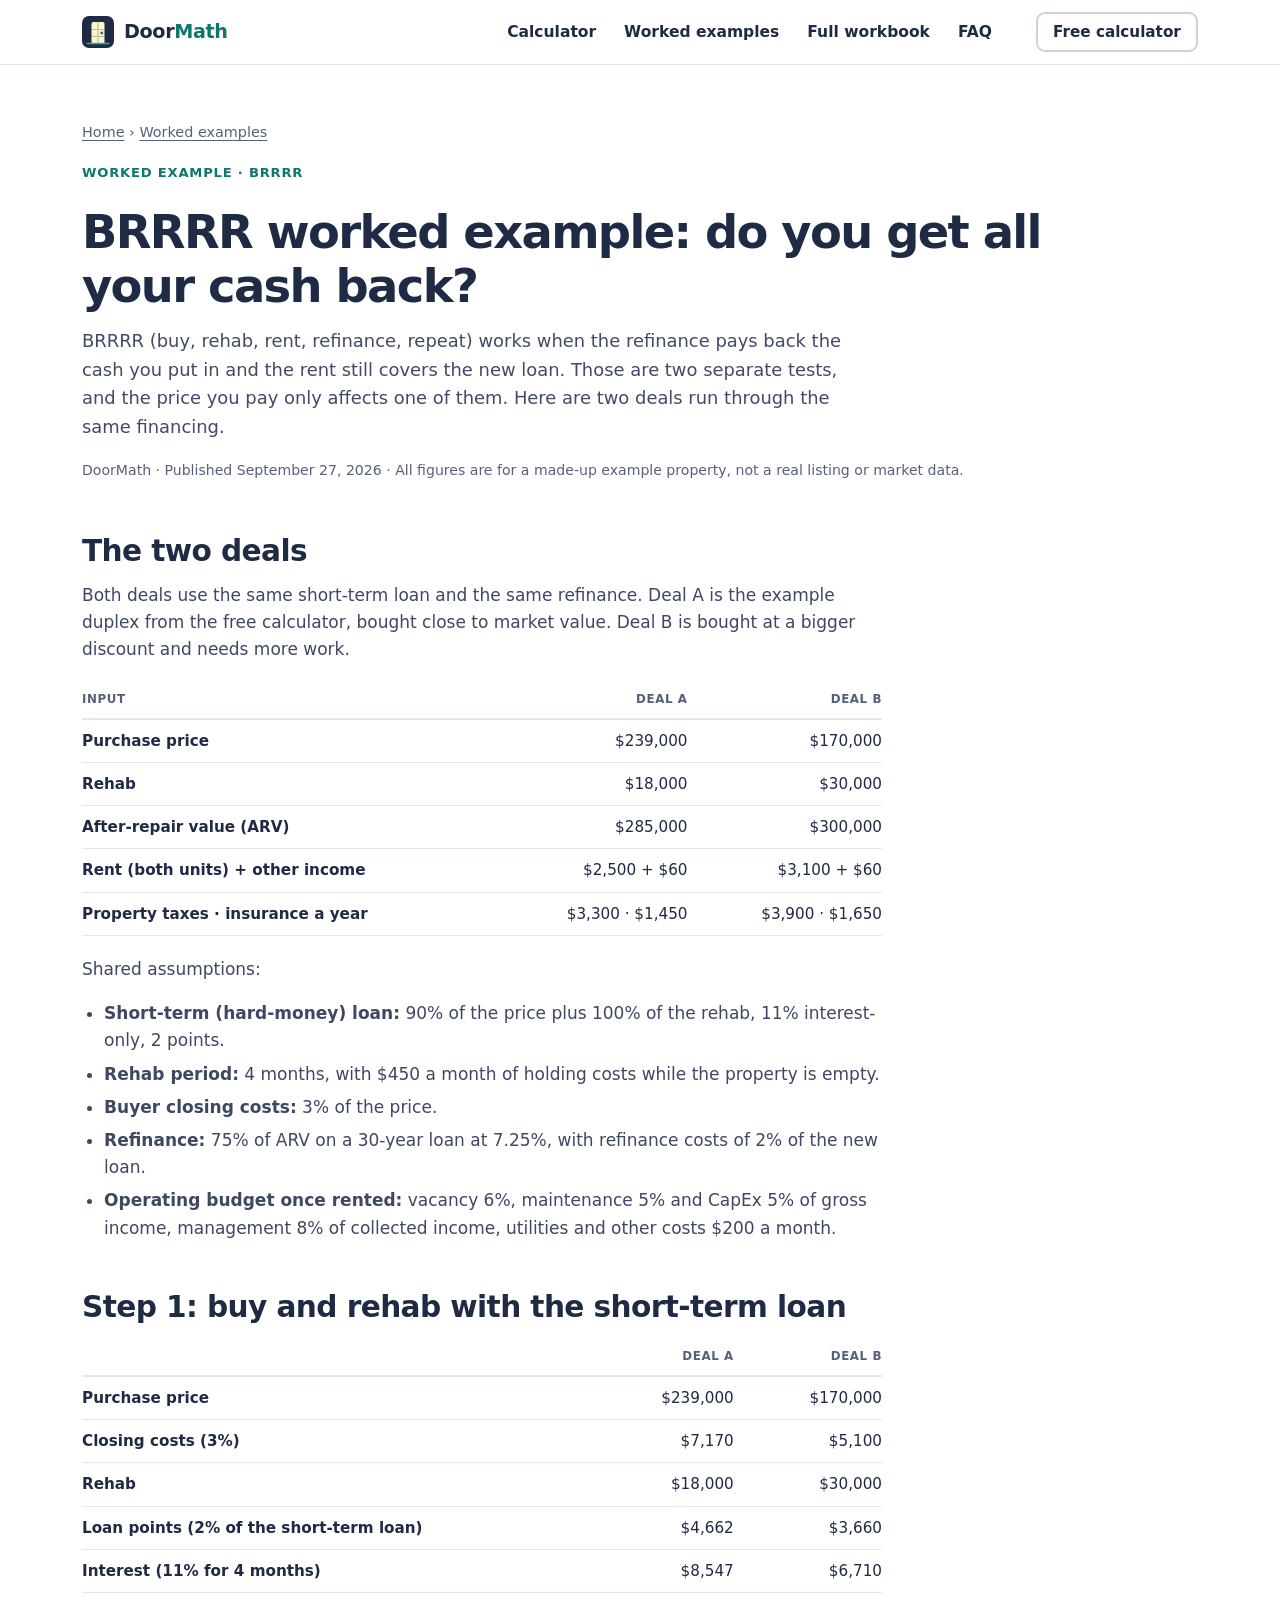
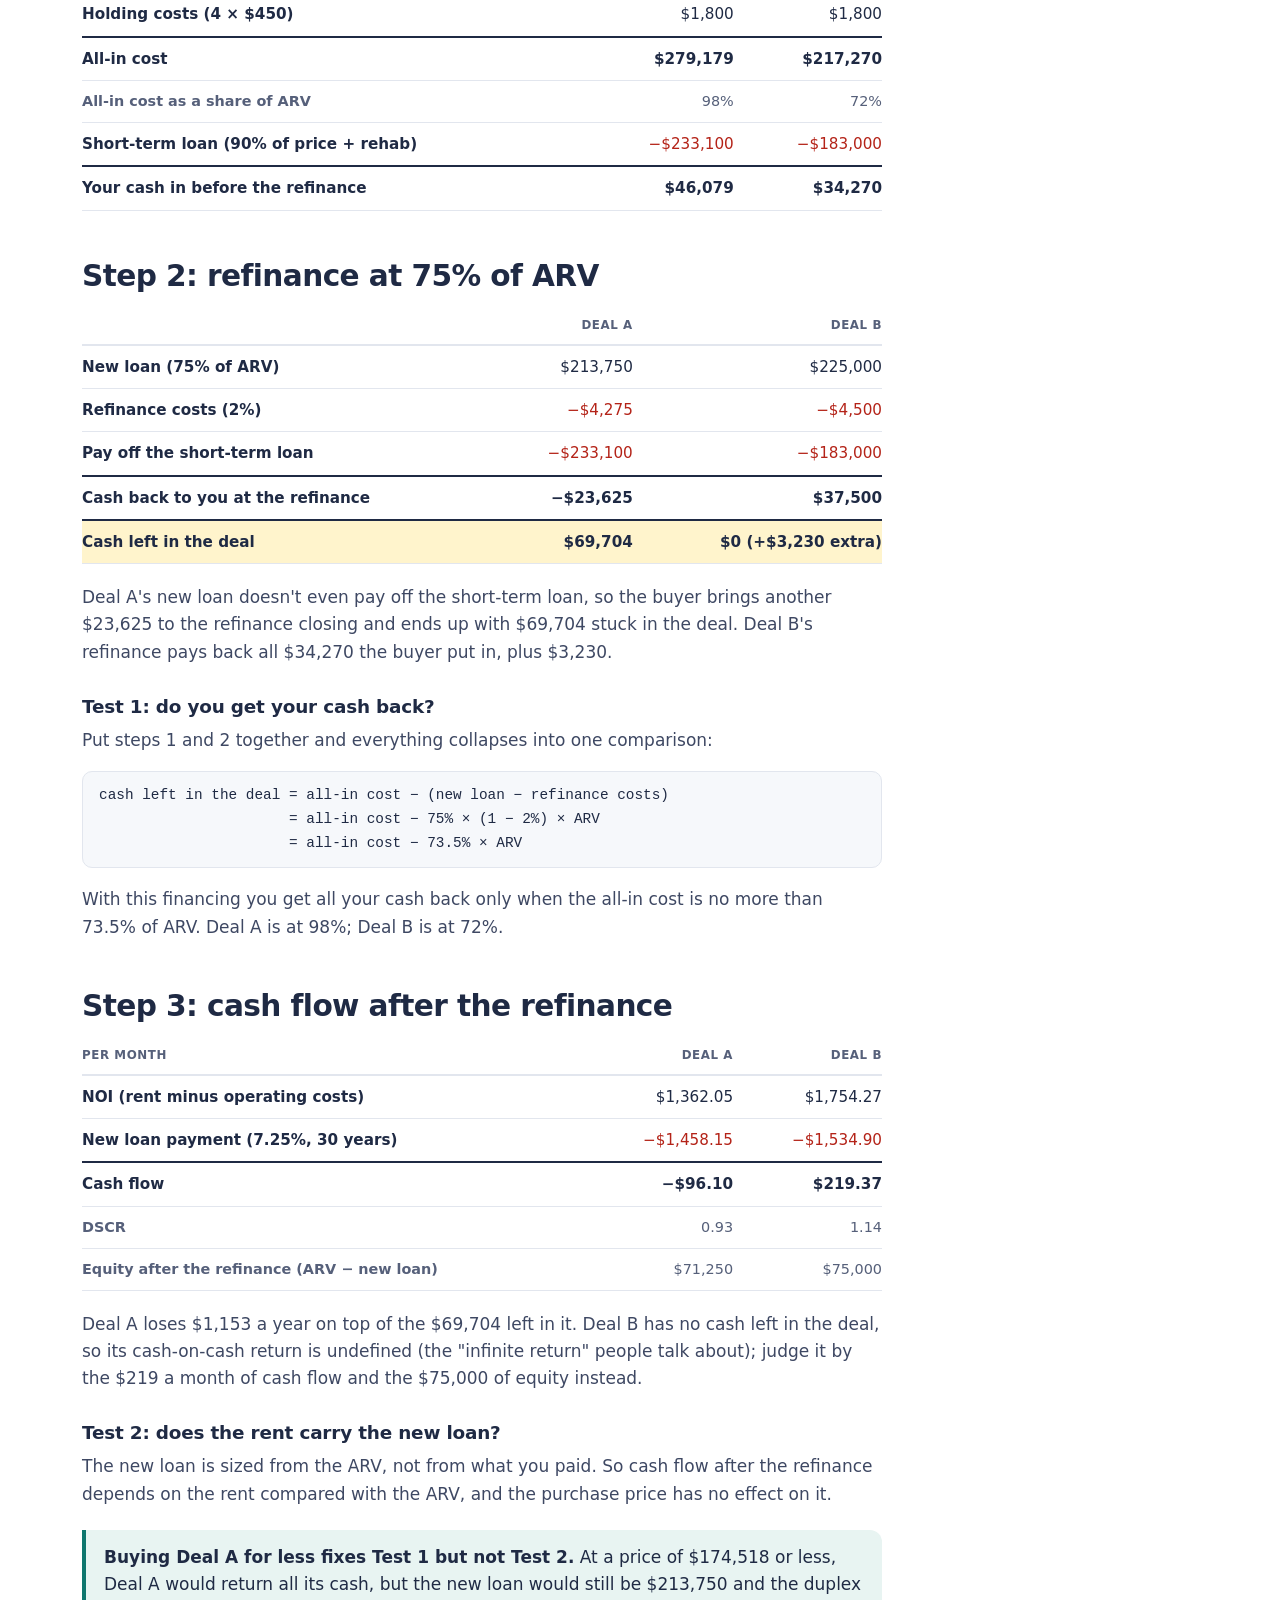
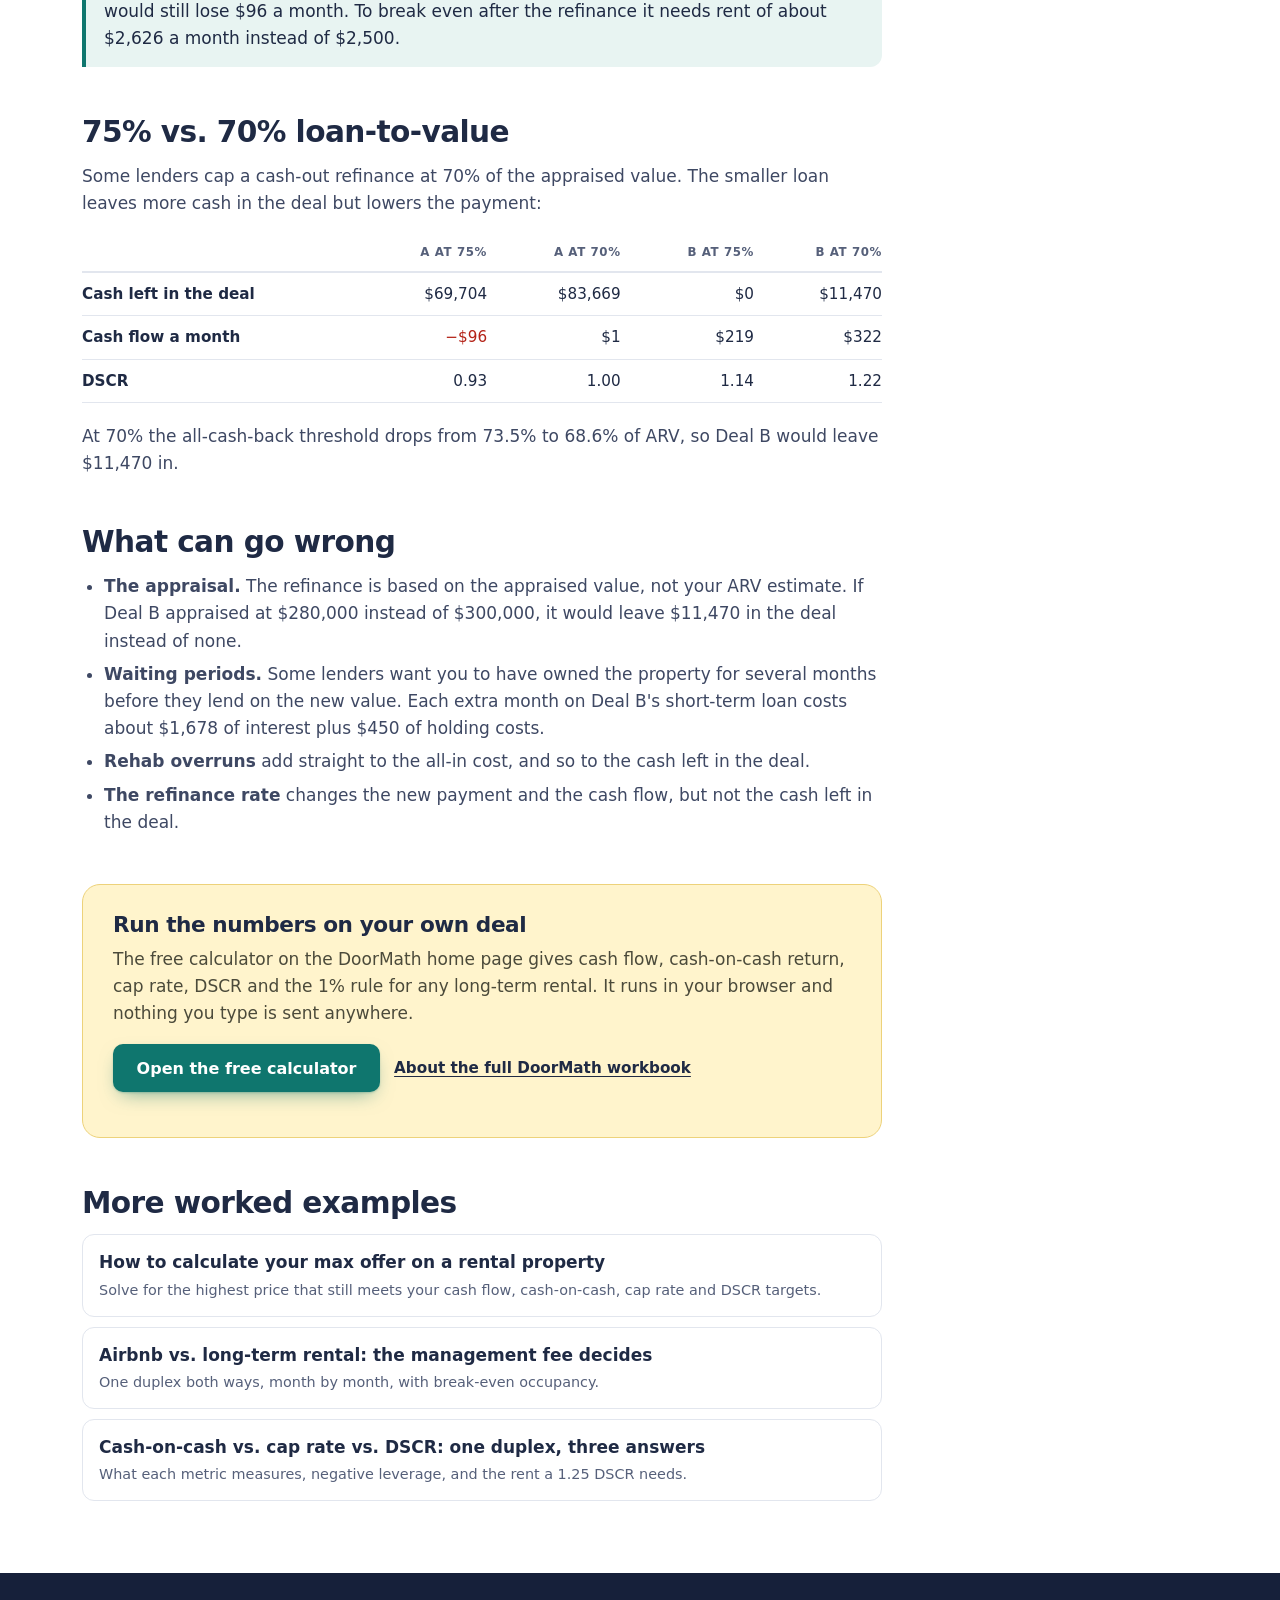
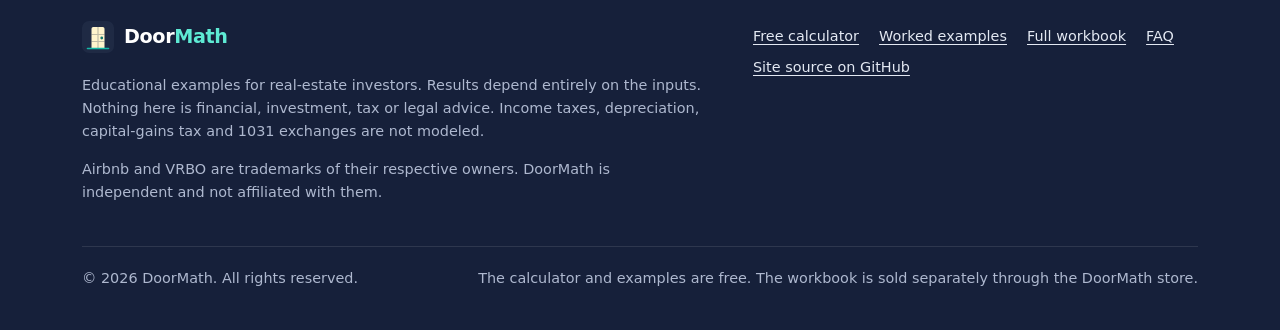
<file: examples/brrrr-worked-example.html>
<!doctype html>
<html lang="en">
<head>
<meta charset="utf-8">
<meta name="viewport" content="width=device-width, initial-scale=1">
<title>BRRRR Worked Example: How Much Cash Is Left in the Deal? | DoorMath</title>
<meta name="description" content="Two deals through the same BRRRR refinance at 75% of ARV. One leaves $69,704 in the deal and loses $96 a month; the other returns all the cash and makes $219 a month. The two tests behind the difference.">
<link rel="canonical" href="https://liukai1949701-ux.github.io/claudef/examples/brrrr-worked-example.html">
<meta name="theme-color" content="#1F2A44">
<link rel="icon" href="../assets/favicon.svg" type="image/svg+xml">
<link rel="apple-touch-icon" href="../assets/apple-touch-icon.png">

<meta property="og:type" content="article">
<meta property="og:site_name" content="DoorMath">
<meta property="og:title" content="BRRRR worked example: do you get all your cash back?">
<meta property="og:description" content="Two deals through the same BRRRR refinance at 75% of ARV. One leaves $69,704 in the deal and loses $96 a month; the other returns all the cash and makes $219 a month. The two tests behind the difference.">
<meta property="og:url" content="https://liukai1949701-ux.github.io/claudef/examples/brrrr-worked-example.html">
<meta property="og:image" content="https://liukai1949701-ux.github.io/claudef/assets/og.png">
<meta property="og:image:width" content="1200">
<meta property="og:image:height" content="630">
<meta property="og:image:alt" content="DoorMath rental property calculator and worked examples.">
<meta name="twitter:card" content="summary_large_image">
<meta name="twitter:title" content="BRRRR worked example: do you get all your cash back?">
<meta name="twitter:description" content="Two deals through the same BRRRR refinance at 75% of ARV. One leaves $69,704 in the deal and loses $96 a month; the other returns all the cash and makes $219 a month. The two tests behind the difference.">
<meta name="twitter:image" content="https://liukai1949701-ux.github.io/claudef/assets/og.png">

<script type="application/ld+json">
{
  "@context": "https://schema.org",
  "@type": "Article",
  "headline": "BRRRR worked example: do you get all your cash back?",
  "description": "Two deals through the same BRRRR refinance at 75% of ARV. One leaves $69,704 in the deal and loses $96 a month; the other returns all the cash and makes $219 a month. The two tests behind the difference.",
  "datePublished": "2026-09-27",
  "dateModified": "2026-09-27",
  "author": {
    "@type": "Organization",
    "name": "DoorMath"
  },
  "publisher": {
    "@type": "Organization",
    "name": "DoorMath"
  },
  "mainEntityOfPage": "https://liukai1949701-ux.github.io/claudef/examples/brrrr-worked-example.html",
  "image": "https://liukai1949701-ux.github.io/claudef/assets/og.png"
}
</script>

<link rel="stylesheet" href="../assets/site.css">
</head>
<body>

<svg width="0" height="0" style="position:absolute" aria-hidden="true" focusable="false">
  <symbol id="i-logo" viewBox="0 0 64 64">
    <rect width="64" height="64" rx="14" fill="#1F2A44"/>
    <path d="M19 55V15.5A3.5 3.5 0 0 1 22.5 12h19a3.5 3.5 0 0 1 3.5 3.5V55z" fill="#FFF4CC"/>
    <path d="M32 12v43M19 27h26M19 41h26" stroke="#1F2A44" stroke-width="2.4" opacity=".28"/>
    <circle cx="39.5" cy="34" r="2.8" fill="#0F766E"/>
    <path d="M11 55h42" stroke="#14B8A6" stroke-width="3.2" stroke-linecap="round"/>
  </symbol>
  <symbol id="i-info" viewBox="0 0 24 24"><circle cx="12" cy="12" r="9.5" fill="none" stroke="currentColor" stroke-width="2"/><path d="M12 11v6M12 7.5v.5" stroke="currentColor" stroke-width="2.2" stroke-linecap="round"/></symbol>
</svg>

<a class="skip-link" href="#main">Skip to content</a>

<header class="site-header">
  <div class="wrap header-inner">
    <a class="brand" href="../" aria-label="DoorMath home">
      <svg aria-hidden="true"><use href="#i-logo"/></svg>
      <span>Door<span class="accent">Math</span></span>
    </a>
    <nav class="site-nav" aria-label="Primary">
      <ul>
        <li><a href="../#calculator">Calculator</a></li>
        <li><a href="../#examples">Worked examples</a></li>
        <li><a href="../#workbook">Full workbook</a></li>
        <li><a href="../#faq">FAQ</a></li>
      </ul>
    </nav>
    <a class="btn btn-secondary btn-sm header-cta" href="../#calculator">Free calculator</a>
  </div>
</header>

<main id="main">
<div class="wrap">
  <header class="article-head">
    <p class="crumbs"><a href="../">Home</a> › <a href="../#examples">Worked examples</a></p>
    <p class="eyebrow">Worked example · BRRRR</p>
    <h1>BRRRR worked example: do you get all your cash back?</h1>
    <p class="lead">BRRRR (buy, rehab, rent, refinance, repeat) works when the refinance pays back the cash you put in and the rent still covers the new loan. Those are two separate tests, and the price you pay only affects one of them. Here are two deals run through the same financing.</p>
    <p class="byline">DoorMath · Published September 27, 2026 · All figures are for a made-up example property, not a real listing or market data.</p>
  </header>

  <article class="article">
    <h2 id="deals">The two deals</h2>
    <p>Both deals use the same short-term loan and the same refinance. Deal A is the example duplex from the free calculator, bought close to market value. Deal B is bought at a bigger discount and needs more work.</p>
    <div class="table-wrap">
      <table class="data">
        <thead><tr><th scope="col">Input</th><th scope="col">Deal A</th><th scope="col">Deal B</th></tr></thead>
        <tbody>
          <tr><th scope="row">Purchase price</th><td>$239,000</td><td>$170,000</td></tr>
          <tr><th scope="row">Rehab</th><td>$18,000</td><td>$30,000</td></tr>
          <tr><th scope="row">After-repair value (ARV)</th><td>$285,000</td><td>$300,000</td></tr>
          <tr><th scope="row">Rent (both units) + other income</th><td>$2,500 + $60</td><td>$3,100 + $60</td></tr>
          <tr><th scope="row">Property taxes · insurance a year</th><td>$3,300 · $1,450</td><td>$3,900 · $1,650</td></tr>
        </tbody>
      </table>
    </div>
    <p>Shared assumptions:</p>
    <ul class="bullets">
      <li><strong>Short-term (hard-money) loan:</strong> 90% of the price plus 100% of the rehab, 11% interest-only, 2 points.</li>
      <li><strong>Rehab period:</strong> 4 months, with $450 a month of holding costs while the property is empty.</li>
      <li><strong>Buyer closing costs:</strong> 3% of the price.</li>
      <li><strong>Refinance:</strong> 75% of ARV on a 30-year loan at 7.25%, with refinance costs of 2% of the new loan.</li>
      <li><strong>Operating budget once rented:</strong> vacancy 6%, maintenance 5% and CapEx 5% of gross income, management 8% of collected income, utilities and other costs $200 a month.</li>
    </ul>

    <h2 id="buy-rehab">Step 1: buy and rehab with the short-term loan</h2>
    <div class="table-wrap">
      <table class="data">
        <thead><tr><th scope="col"></th><th scope="col">Deal A</th><th scope="col">Deal B</th></tr></thead>
        <tbody>
          <tr><th scope="row">Purchase price</th><td>$239,000</td><td>$170,000</td></tr>
          <tr><th scope="row">Closing costs (3%)</th><td>$7,170</td><td>$5,100</td></tr>
          <tr><th scope="row">Rehab</th><td>$18,000</td><td>$30,000</td></tr>
          <tr><th scope="row">Loan points (2% of the short-term loan)</th><td>$4,662</td><td>$3,660</td></tr>
          <tr><th scope="row">Interest (11% for 4 months)</th><td>$8,547</td><td>$6,710</td></tr>
          <tr><th scope="row">Holding costs (4 × $450)</th><td>$1,800</td><td>$1,800</td></tr>
          <tr class="total"><th scope="row">All-in cost</th><td>$279,179</td><td>$217,270</td></tr>
          <tr class="sub"><th scope="row">All-in cost as a share of ARV</th><td>98%</td><td>72%</td></tr>
          <tr><th scope="row">Short-term loan (90% of price + rehab)</th><td class="neg">−$233,100</td><td class="neg">−$183,000</td></tr>
          <tr class="total"><th scope="row">Your cash in before the refinance</th><td>$46,079</td><td>$34,270</td></tr>
        </tbody>
      </table>
    </div>

    <h2 id="refinance">Step 2: refinance at 75% of ARV</h2>
    <div class="table-wrap">
      <table class="data">
        <thead><tr><th scope="col"></th><th scope="col">Deal A</th><th scope="col">Deal B</th></tr></thead>
        <tbody>
          <tr><th scope="row">New loan (75% of ARV)</th><td>$213,750</td><td>$225,000</td></tr>
          <tr><th scope="row">Refinance costs (2%)</th><td class="neg">−$4,275</td><td class="neg">−$4,500</td></tr>
          <tr><th scope="row">Pay off the short-term loan</th><td class="neg">−$233,100</td><td class="neg">−$183,000</td></tr>
          <tr class="total"><th scope="row">Cash back to you at the refinance</th><td class="neg">−$23,625</td><td>$37,500</td></tr>
          <tr class="total hl"><th scope="row">Cash left in the deal</th><td>$69,704</td><td>$0 (+$3,230 extra)</td></tr>
        </tbody>
      </table>
    </div>
    <p>Deal A's new loan doesn't even pay off the short-term loan, so the buyer brings another $23,625 to the refinance closing and ends up with $69,704 stuck in the deal. Deal B's refinance pays back all $34,270 the buyer put in, plus $3,230.</p>
    <h3>Test 1: do you get your cash back?</h3>
    <p>Put steps 1 and 2 together and everything collapses into one comparison:</p>
<pre class="formula">cash left in the deal = all-in cost − (new loan − refinance costs)
                      = all-in cost − 75% × (1 − 2%) × ARV
                      = all-in cost − 73.5% × ARV</pre>
    <p>With this financing you get all your cash back only when the all-in cost is no more than 73.5% of ARV. Deal A is at 98%; Deal B is at 72%.</p>

    <h2 id="cash-flow">Step 3: cash flow after the refinance</h2>
    <div class="table-wrap">
      <table class="data">
        <thead><tr><th scope="col">Per month</th><th scope="col">Deal A</th><th scope="col">Deal B</th></tr></thead>
        <tbody>
          <tr><th scope="row">NOI (rent minus operating costs)</th><td>$1,362.05</td><td>$1,754.27</td></tr>
          <tr><th scope="row">New loan payment (7.25%, 30 years)</th><td class="neg">−$1,458.15</td><td class="neg">−$1,534.90</td></tr>
          <tr class="total"><th scope="row">Cash flow</th><td class="neg">−$96.10</td><td>$219.37</td></tr>
          <tr class="sub"><th scope="row">DSCR</th><td>0.93</td><td>1.14</td></tr>
          <tr class="sub"><th scope="row">Equity after the refinance (ARV − new loan)</th><td>$71,250</td><td>$75,000</td></tr>
        </tbody>
      </table>
    </div>
    <p>Deal A loses $1,153 a year on top of the $69,704 left in it. Deal B has no cash left in the deal, so its cash-on-cash return is undefined (the "infinite return" people talk about); judge it by the $219 a month of cash flow and the $75,000 of equity instead.</p>
    <h3>Test 2: does the rent carry the new loan?</h3>
    <p>The new loan is sized from the ARV, not from what you paid. So cash flow after the refinance depends on the rent compared with the ARV, and the purchase price has no effect on it.</p>
    <div class="takeaway">
      <p><strong>Buying Deal A for less fixes Test 1 but not Test 2.</strong> At a price of $174,518 or less, Deal A would return all its cash, but the new loan would still be $213,750 and the duplex would still lose $96 a month. To break even after the refinance it needs rent of about $2,626 a month instead of $2,500.</p>
    </div>

    <h2 id="ltv">75% vs. 70% loan-to-value</h2>
    <p>Some lenders cap a cash-out refinance at 70% of the appraised value. The smaller loan leaves more cash in the deal but lowers the payment:</p>
    <div class="table-wrap">
      <table class="data">
        <thead><tr><th scope="col"></th><th scope="col">A at 75%</th><th scope="col">A at 70%</th><th scope="col">B at 75%</th><th scope="col">B at 70%</th></tr></thead>
        <tbody>
          <tr><th scope="row">Cash left in the deal</th><td>$69,704</td><td>$83,669</td><td>$0</td><td>$11,470</td></tr>
          <tr><th scope="row">Cash flow a month</th><td class="neg">−$96</td><td>$1</td><td>$219</td><td>$322</td></tr>
          <tr><th scope="row">DSCR</th><td>0.93</td><td>1.00</td><td>1.14</td><td>1.22</td></tr>
        </tbody>
      </table>
    </div>
    <p>At 70% the all-cash-back threshold drops from 73.5% to 68.6% of ARV, so Deal B would leave $11,470 in.</p>

    <h2 id="risks">What can go wrong</h2>
    <ul class="bullets">
      <li><strong>The appraisal.</strong> The refinance is based on the appraised value, not your ARV estimate. If Deal B appraised at $280,000 instead of $300,000, it would leave $11,470 in the deal instead of none.</li>
      <li><strong>Waiting periods.</strong> Some lenders want you to have owned the property for several months before they lend on the new value. Each extra month on Deal B's short-term loan costs about $1,678 of interest plus $450 of holding costs.</li>
      <li><strong>Rehab overruns</strong> add straight to the all-in cost, and so to the cash left in the deal.</li>
      <li><strong>The refinance rate</strong> changes the new payment and the cash flow, but not the cash left in the deal.</li>
    </ul>

    <aside class="try-it" aria-labelledby="try-title">
      <h2 id="try-title">Run the numbers on your own deal</h2>
      <p>The free calculator on the DoorMath home page gives cash flow, cash-on-cash return, cap rate, DSCR and the 1% rule for any long-term rental. It runs in your browser and nothing you type is sent anywhere.</p>
      <p class="cta-row"><a class="btn btn-primary" href="../#calculator">Open the free calculator</a> <a class="small-link" href="../#workbook">About the full DoorMath workbook</a></p>
    </aside>

    <h2 id="more-title">More worked examples</h2>
    <ul class="more-examples" aria-labelledby="more-title">
        <li><a href="max-offer-rental-property.html">How to calculate your max offer on a rental property<span>Solve for the highest price that still meets your cash flow, cash-on-cash, cap rate and DSCR targets.</span></a></li>
        <li><a href="airbnb-vs-long-term-rental.html">Airbnb vs. long-term rental: the management fee decides<span>One duplex both ways, month by month, with break-even occupancy.</span></a></li>
        <li><a href="cash-on-cash-vs-cap-rate-vs-dscr.html">Cash-on-cash vs. cap rate vs. DSCR: one duplex, three answers<span>What each metric measures, negative leverage, and the rent a 1.25 DSCR needs.</span></a></li>
    </ul>
  </article>
</div>
</main>

<footer class="site-footer on-dark">
  <div class="wrap">
    <div class="footer-grid">
      <div>
        <a class="brand" href="../" aria-label="DoorMath home">
          <svg aria-hidden="true"><use href="#i-logo"/></svg>
          <span>Door<span class="accent">Math</span></span>
        </a>
        <p class="disclaimer">Educational examples for real-estate investors. Results depend entirely on the inputs. Nothing here is financial, investment, tax or legal advice. Income taxes, depreciation, capital-gains tax and 1031 exchanges are not modeled.</p>
        <p class="disclaimer">Airbnb and VRBO are trademarks of their respective owners. DoorMath is independent and not affiliated with them.</p>
      </div>
      <nav aria-label="Footer">
        <ul class="footer-links">
          <li><a href="../#calculator">Free calculator</a></li>
          <li><a href="../#examples">Worked examples</a></li>
          <li><a href="../#workbook">Full workbook</a></li>
          <li><a href="../#faq">FAQ</a></li>
          <li><a href="https://github.com/liukai1949701-ux/claudef" rel="noopener">Site source on GitHub</a></li>
        </ul>
      </nav>
    </div>
    <div class="copyright">
      <span>© 2026 DoorMath. All rights reserved.</span>
      <span>The calculator and examples are free. The workbook is sold separately through the DoorMath store.</span>
    </div>
  </div>
</footer>

</body>
</html>
</file>
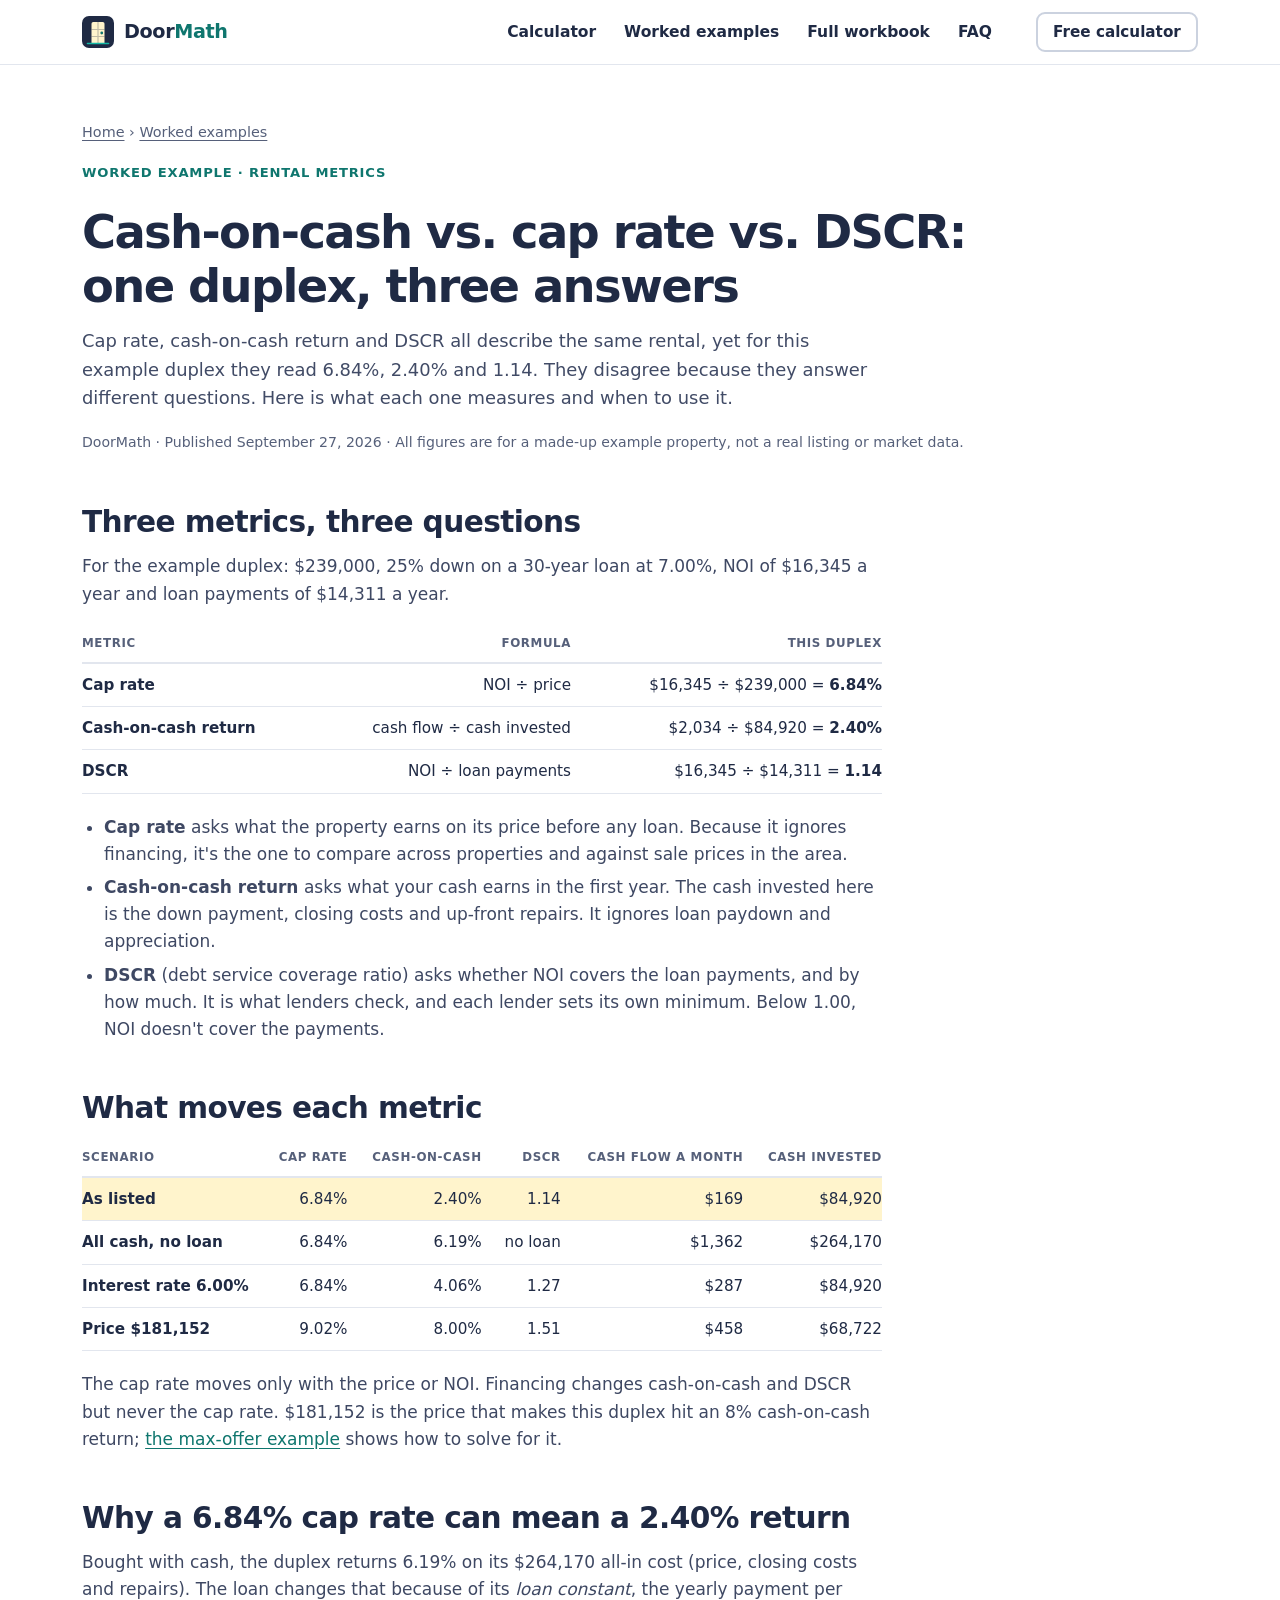
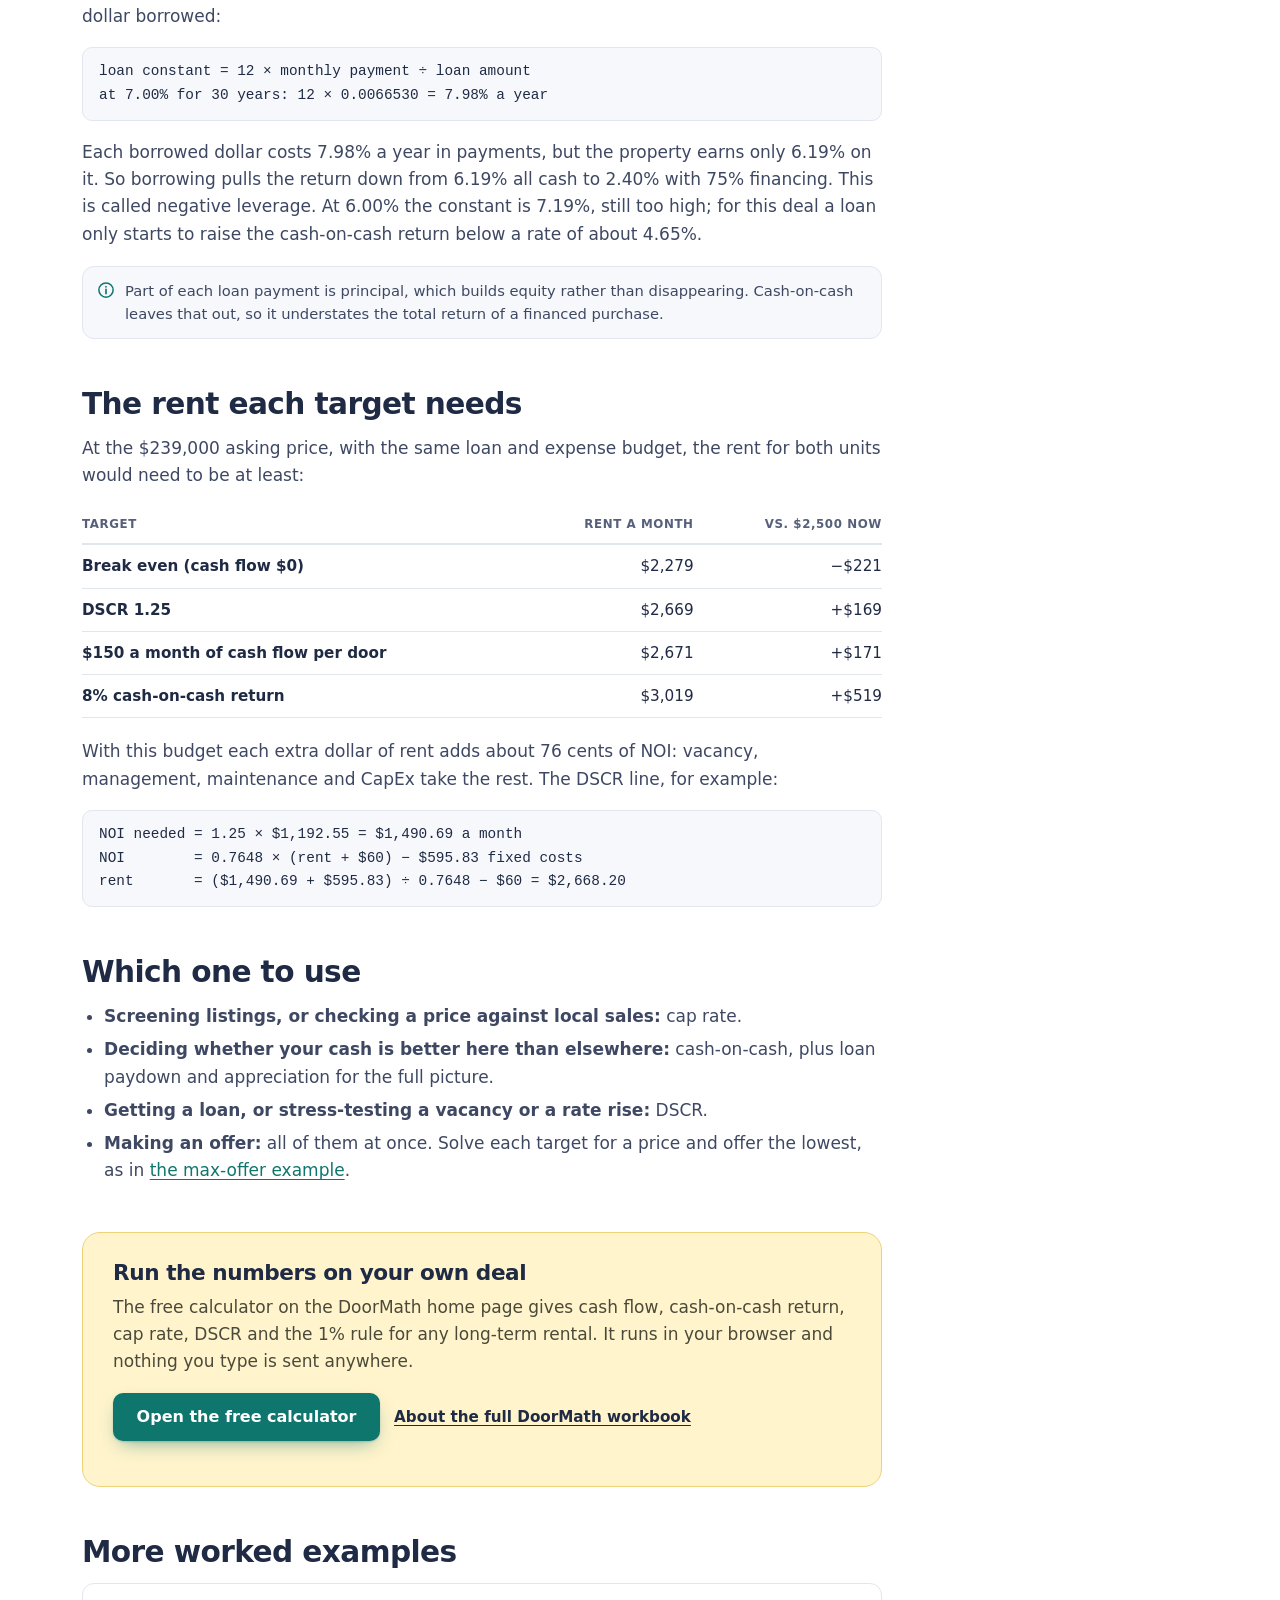
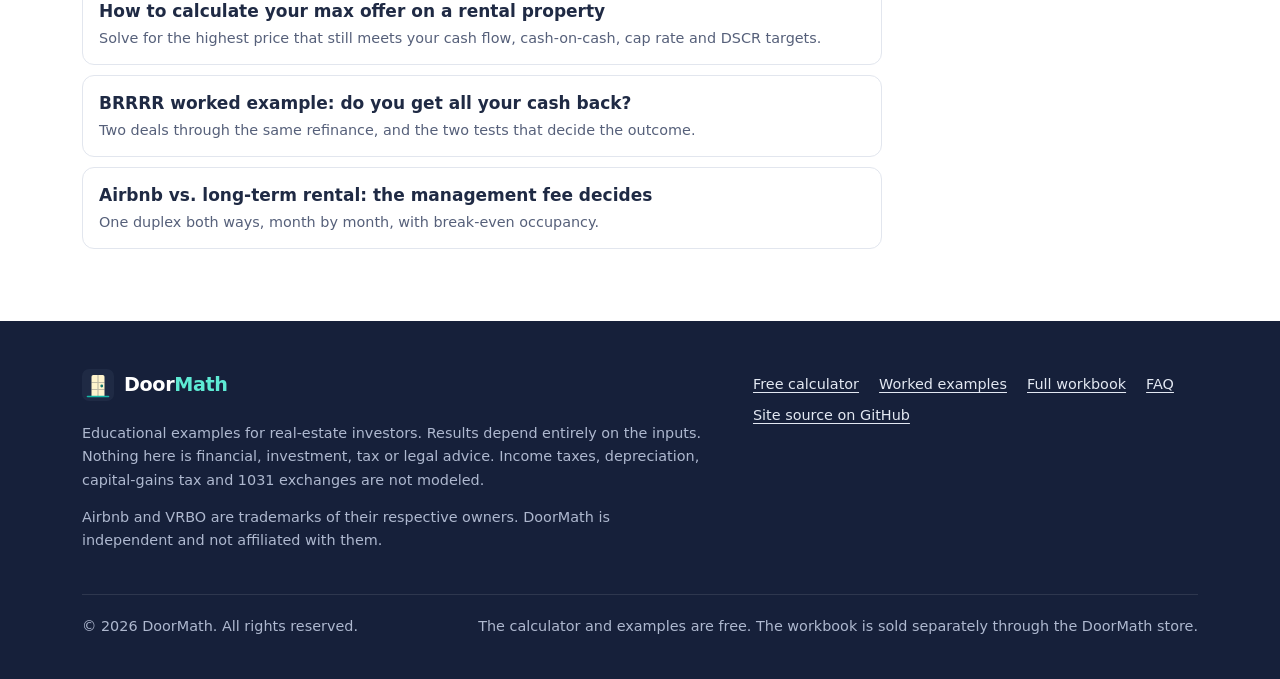
<file: examples/cash-on-cash-vs-cap-rate-vs-dscr.html>
<!doctype html>
<html lang="en">
<head>
<meta charset="utf-8">
<meta name="viewport" content="width=device-width, initial-scale=1">
<title>Cash-on-Cash vs. Cap Rate vs. DSCR: One Duplex, Three Answers | DoorMath</title>
<meta name="description" content="Why a 6.84% cap rate can come with a 2.40% cash-on-cash return: what each rental metric measures, what moves it, negative leverage, and the rent a 1.25 DSCR needs.">
<link rel="canonical" href="https://liukai1949701-ux.github.io/claudef/examples/cash-on-cash-vs-cap-rate-vs-dscr.html">
<meta name="theme-color" content="#1F2A44">
<link rel="icon" href="../assets/favicon.svg" type="image/svg+xml">
<link rel="apple-touch-icon" href="../assets/apple-touch-icon.png">

<meta property="og:type" content="article">
<meta property="og:site_name" content="DoorMath">
<meta property="og:title" content="Cash-on-cash vs. cap rate vs. DSCR: one duplex, three answers">
<meta property="og:description" content="Why a 6.84% cap rate can come with a 2.40% cash-on-cash return: what each rental metric measures, what moves it, negative leverage, and the rent a 1.25 DSCR needs.">
<meta property="og:url" content="https://liukai1949701-ux.github.io/claudef/examples/cash-on-cash-vs-cap-rate-vs-dscr.html">
<meta property="og:image" content="https://liukai1949701-ux.github.io/claudef/assets/og.png">
<meta property="og:image:width" content="1200">
<meta property="og:image:height" content="630">
<meta property="og:image:alt" content="DoorMath rental property calculator and worked examples.">
<meta name="twitter:card" content="summary_large_image">
<meta name="twitter:title" content="Cash-on-cash vs. cap rate vs. DSCR: one duplex, three answers">
<meta name="twitter:description" content="Why a 6.84% cap rate can come with a 2.40% cash-on-cash return: what each rental metric measures, what moves it, negative leverage, and the rent a 1.25 DSCR needs.">
<meta name="twitter:image" content="https://liukai1949701-ux.github.io/claudef/assets/og.png">

<script type="application/ld+json">
{
  "@context": "https://schema.org",
  "@type": "Article",
  "headline": "Cash-on-cash vs. cap rate vs. DSCR: one duplex, three answers",
  "description": "Why a 6.84% cap rate can come with a 2.40% cash-on-cash return: what each rental metric measures, what moves it, negative leverage, and the rent a 1.25 DSCR needs.",
  "datePublished": "2026-09-27",
  "dateModified": "2026-09-27",
  "author": {
    "@type": "Organization",
    "name": "DoorMath"
  },
  "publisher": {
    "@type": "Organization",
    "name": "DoorMath"
  },
  "mainEntityOfPage": "https://liukai1949701-ux.github.io/claudef/examples/cash-on-cash-vs-cap-rate-vs-dscr.html",
  "image": "https://liukai1949701-ux.github.io/claudef/assets/og.png"
}
</script>

<link rel="stylesheet" href="../assets/site.css">
</head>
<body>

<svg width="0" height="0" style="position:absolute" aria-hidden="true" focusable="false">
  <symbol id="i-logo" viewBox="0 0 64 64">
    <rect width="64" height="64" rx="14" fill="#1F2A44"/>
    <path d="M19 55V15.5A3.5 3.5 0 0 1 22.5 12h19a3.5 3.5 0 0 1 3.5 3.5V55z" fill="#FFF4CC"/>
    <path d="M32 12v43M19 27h26M19 41h26" stroke="#1F2A44" stroke-width="2.4" opacity=".28"/>
    <circle cx="39.5" cy="34" r="2.8" fill="#0F766E"/>
    <path d="M11 55h42" stroke="#14B8A6" stroke-width="3.2" stroke-linecap="round"/>
  </symbol>
  <symbol id="i-info" viewBox="0 0 24 24"><circle cx="12" cy="12" r="9.5" fill="none" stroke="currentColor" stroke-width="2"/><path d="M12 11v6M12 7.5v.5" stroke="currentColor" stroke-width="2.2" stroke-linecap="round"/></symbol>
</svg>

<a class="skip-link" href="#main">Skip to content</a>

<header class="site-header">
  <div class="wrap header-inner">
    <a class="brand" href="../" aria-label="DoorMath home">
      <svg aria-hidden="true"><use href="#i-logo"/></svg>
      <span>Door<span class="accent">Math</span></span>
    </a>
    <nav class="site-nav" aria-label="Primary">
      <ul>
        <li><a href="../#calculator">Calculator</a></li>
        <li><a href="../#examples">Worked examples</a></li>
        <li><a href="../#workbook">Full workbook</a></li>
        <li><a href="../#faq">FAQ</a></li>
      </ul>
    </nav>
    <a class="btn btn-secondary btn-sm header-cta" href="../#calculator">Free calculator</a>
  </div>
</header>

<main id="main">
<div class="wrap">
  <header class="article-head">
    <p class="crumbs"><a href="../">Home</a> › <a href="../#examples">Worked examples</a></p>
    <p class="eyebrow">Worked example · Rental metrics</p>
    <h1>Cash-on-cash vs. cap rate vs. DSCR: one duplex, three answers</h1>
    <p class="lead">Cap rate, cash-on-cash return and DSCR all describe the same rental, yet for this example duplex they read 6.84%, 2.40% and 1.14. They disagree because they answer different questions. Here is what each one measures and when to use it.</p>
    <p class="byline">DoorMath · Published September 27, 2026 · All figures are for a made-up example property, not a real listing or market data.</p>
  </header>

  <article class="article">
    <h2 id="three">Three metrics, three questions</h2>
    <p>For the example duplex: $239,000, 25% down on a 30-year loan at 7.00%, NOI of $16,345 a year and loan payments of $14,311 a year.</p>
    <div class="table-wrap">
      <table class="data">
        <thead><tr><th scope="col">Metric</th><th scope="col">Formula</th><th scope="col">This duplex</th></tr></thead>
        <tbody>
          <tr><th scope="row">Cap rate</th><td>NOI ÷ price</td><td>$16,345 ÷ $239,000 = <strong>6.84%</strong></td></tr>
          <tr><th scope="row">Cash-on-cash return</th><td>cash flow ÷ cash invested</td><td>$2,034 ÷ $84,920 = <strong>2.40%</strong></td></tr>
          <tr><th scope="row">DSCR</th><td>NOI ÷ loan payments</td><td>$16,345 ÷ $14,311 = <strong>1.14</strong></td></tr>
        </tbody>
      </table>
    </div>
    <ul class="bullets">
      <li><strong>Cap rate</strong> asks what the property earns on its price before any loan. Because it ignores financing, it's the one to compare across properties and against sale prices in the area.</li>
      <li><strong>Cash-on-cash return</strong> asks what your cash earns in the first year. The cash invested here is the down payment, closing costs and up-front repairs. It ignores loan paydown and appreciation.</li>
      <li><strong>DSCR</strong> (debt service coverage ratio) asks whether NOI covers the loan payments, and by how much. It is what lenders check, and each lender sets its own minimum. Below 1.00, NOI doesn't cover the payments.</li>
    </ul>

    <h2 id="what-moves">What moves each metric</h2>
    <div class="table-wrap">
      <table class="data">
        <thead><tr><th scope="col">Scenario</th><th scope="col">Cap rate</th><th scope="col">Cash-on-cash</th><th scope="col">DSCR</th><th scope="col">Cash flow a month</th><th scope="col">Cash invested</th></tr></thead>
        <tbody>
          <tr class="hl"><th scope="row">As listed</th><td>6.84%</td><td>2.40%</td><td>1.14</td><td>$169</td><td>$84,920</td></tr>
          <tr><th scope="row">All cash, no loan</th><td>6.84%</td><td>6.19%</td><td>no loan</td><td>$1,362</td><td>$264,170</td></tr>
          <tr><th scope="row">Interest rate 6.00%</th><td>6.84%</td><td>4.06%</td><td>1.27</td><td>$287</td><td>$84,920</td></tr>
          <tr><th scope="row">Price $181,152</th><td>9.02%</td><td>8.00%</td><td>1.51</td><td>$458</td><td>$68,722</td></tr>
        </tbody>
      </table>
    </div>
    <p>The cap rate moves only with the price or NOI. Financing changes cash-on-cash and DSCR but never the cap rate. $181,152 is the price that makes this duplex hit an 8% cash-on-cash return; <a href="max-offer-rental-property.html">the max-offer example</a> shows how to solve for it.</p>

    <h2 id="leverage">Why a 6.84% cap rate can mean a 2.40% return</h2>
    <p>Bought with cash, the duplex returns 6.19% on its $264,170 all-in cost (price, closing costs and repairs). The loan changes that because of its <em>loan constant</em>, the yearly payment per dollar borrowed:</p>
<pre class="formula">loan constant = 12 × monthly payment ÷ loan amount
at 7.00% for 30 years: 12 × 0.0066530 = 7.98% a year</pre>
    <p>Each borrowed dollar costs 7.98% a year in payments, but the property earns only 6.19% on it. So borrowing pulls the return down from 6.19% all cash to 2.40% with 75% financing. This is called negative leverage. At 6.00% the constant is 7.19%, still too high; for this deal a loan only starts to raise the cash-on-cash return below a rate of about 4.65%.</p>
    <p class="note"><svg aria-hidden="true"><use href="#i-info"/></svg><span>Part of each loan payment is principal, which builds equity rather than disappearing. Cash-on-cash leaves that out, so it understates the total return of a financed purchase.</span></p>

    <h2 id="rent-needed">The rent each target needs</h2>
    <p>At the $239,000 asking price, with the same loan and expense budget, the rent for both units would need to be at least:</p>
    <div class="table-wrap">
      <table class="data">
        <thead><tr><th scope="col">Target</th><th scope="col">Rent a month</th><th scope="col">vs. $2,500 now</th></tr></thead>
        <tbody>
          <tr><th scope="row">Break even (cash flow $0)</th><td>$2,279</td><td>−$221</td></tr>
          <tr><th scope="row">DSCR 1.25</th><td>$2,669</td><td>+$169</td></tr>
          <tr><th scope="row">$150 a month of cash flow per door</th><td>$2,671</td><td>+$171</td></tr>
          <tr><th scope="row">8% cash-on-cash return</th><td>$3,019</td><td>+$519</td></tr>
        </tbody>
      </table>
    </div>
    <p>With this budget each extra dollar of rent adds about 76 cents of NOI: vacancy, management, maintenance and CapEx take the rest. The DSCR line, for example:</p>
<pre class="formula">NOI needed = 1.25 × $1,192.55 = $1,490.69 a month
NOI        = 0.7648 × (rent + $60) − $595.83 fixed costs
rent       = ($1,490.69 + $595.83) ÷ 0.7648 − $60 = $2,668.20</pre>

    <h2 id="which">Which one to use</h2>
    <ul class="bullets">
      <li><strong>Screening listings, or checking a price against local sales:</strong> cap rate.</li>
      <li><strong>Deciding whether your cash is better here than elsewhere:</strong> cash-on-cash, plus loan paydown and appreciation for the full picture.</li>
      <li><strong>Getting a loan, or stress-testing a vacancy or a rate rise:</strong> DSCR.</li>
      <li><strong>Making an offer:</strong> all of them at once. Solve each target for a price and offer the lowest, as in <a href="max-offer-rental-property.html">the max-offer example</a>.</li>
    </ul>

    <aside class="try-it" aria-labelledby="try-title">
      <h2 id="try-title">Run the numbers on your own deal</h2>
      <p>The free calculator on the DoorMath home page gives cash flow, cash-on-cash return, cap rate, DSCR and the 1% rule for any long-term rental. It runs in your browser and nothing you type is sent anywhere.</p>
      <p class="cta-row"><a class="btn btn-primary" href="../#calculator">Open the free calculator</a> <a class="small-link" href="../#workbook">About the full DoorMath workbook</a></p>
    </aside>

    <h2 id="more-title">More worked examples</h2>
    <ul class="more-examples" aria-labelledby="more-title">
        <li><a href="max-offer-rental-property.html">How to calculate your max offer on a rental property<span>Solve for the highest price that still meets your cash flow, cash-on-cash, cap rate and DSCR targets.</span></a></li>
        <li><a href="brrrr-worked-example.html">BRRRR worked example: do you get all your cash back?<span>Two deals through the same refinance, and the two tests that decide the outcome.</span></a></li>
        <li><a href="airbnb-vs-long-term-rental.html">Airbnb vs. long-term rental: the management fee decides<span>One duplex both ways, month by month, with break-even occupancy.</span></a></li>
    </ul>
  </article>
</div>
</main>

<footer class="site-footer on-dark">
  <div class="wrap">
    <div class="footer-grid">
      <div>
        <a class="brand" href="../" aria-label="DoorMath home">
          <svg aria-hidden="true"><use href="#i-logo"/></svg>
          <span>Door<span class="accent">Math</span></span>
        </a>
        <p class="disclaimer">Educational examples for real-estate investors. Results depend entirely on the inputs. Nothing here is financial, investment, tax or legal advice. Income taxes, depreciation, capital-gains tax and 1031 exchanges are not modeled.</p>
        <p class="disclaimer">Airbnb and VRBO are trademarks of their respective owners. DoorMath is independent and not affiliated with them.</p>
      </div>
      <nav aria-label="Footer">
        <ul class="footer-links">
          <li><a href="../#calculator">Free calculator</a></li>
          <li><a href="../#examples">Worked examples</a></li>
          <li><a href="../#workbook">Full workbook</a></li>
          <li><a href="../#faq">FAQ</a></li>
          <li><a href="https://github.com/liukai1949701-ux/claudef" rel="noopener">Site source on GitHub</a></li>
        </ul>
      </nav>
    </div>
    <div class="copyright">
      <span>© 2026 DoorMath. All rights reserved.</span>
      <span>The calculator and examples are free. The workbook is sold separately through the DoorMath store.</span>
    </div>
  </div>
</footer>

</body>
</html>
</file>
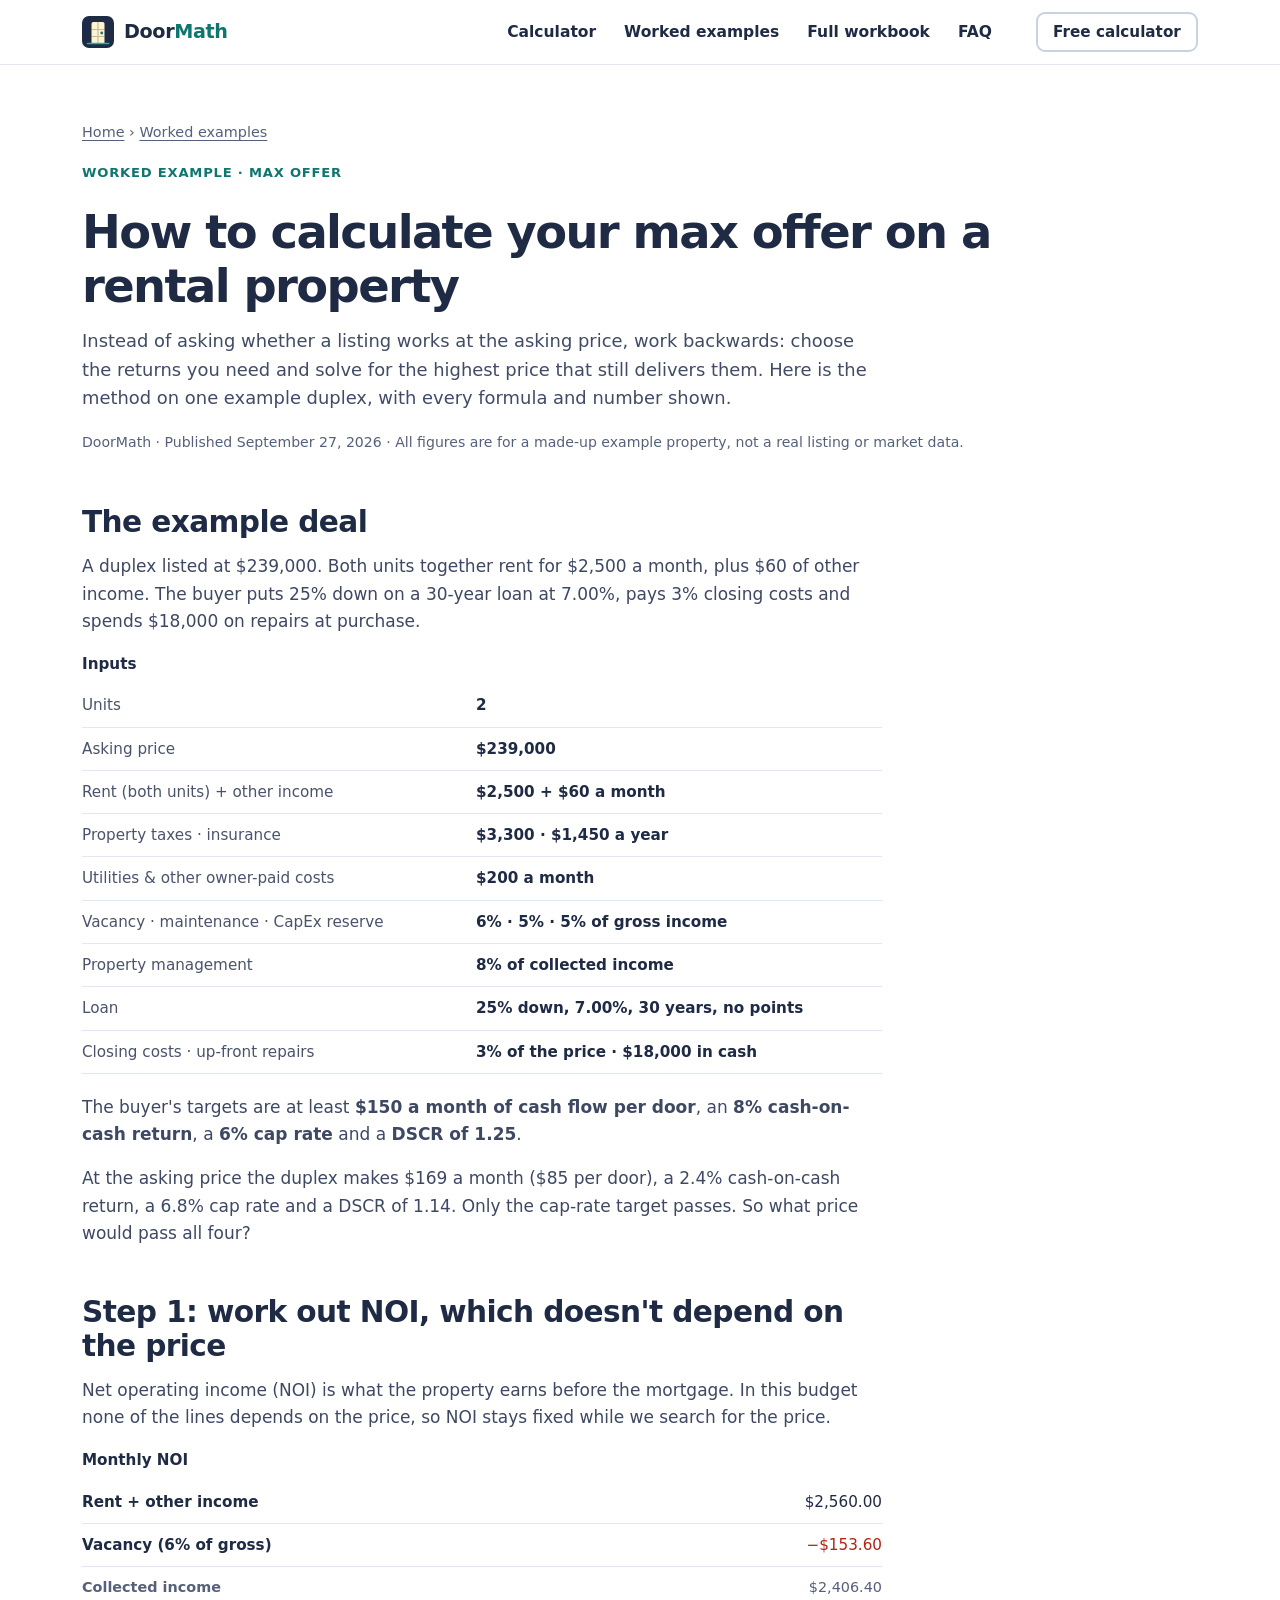
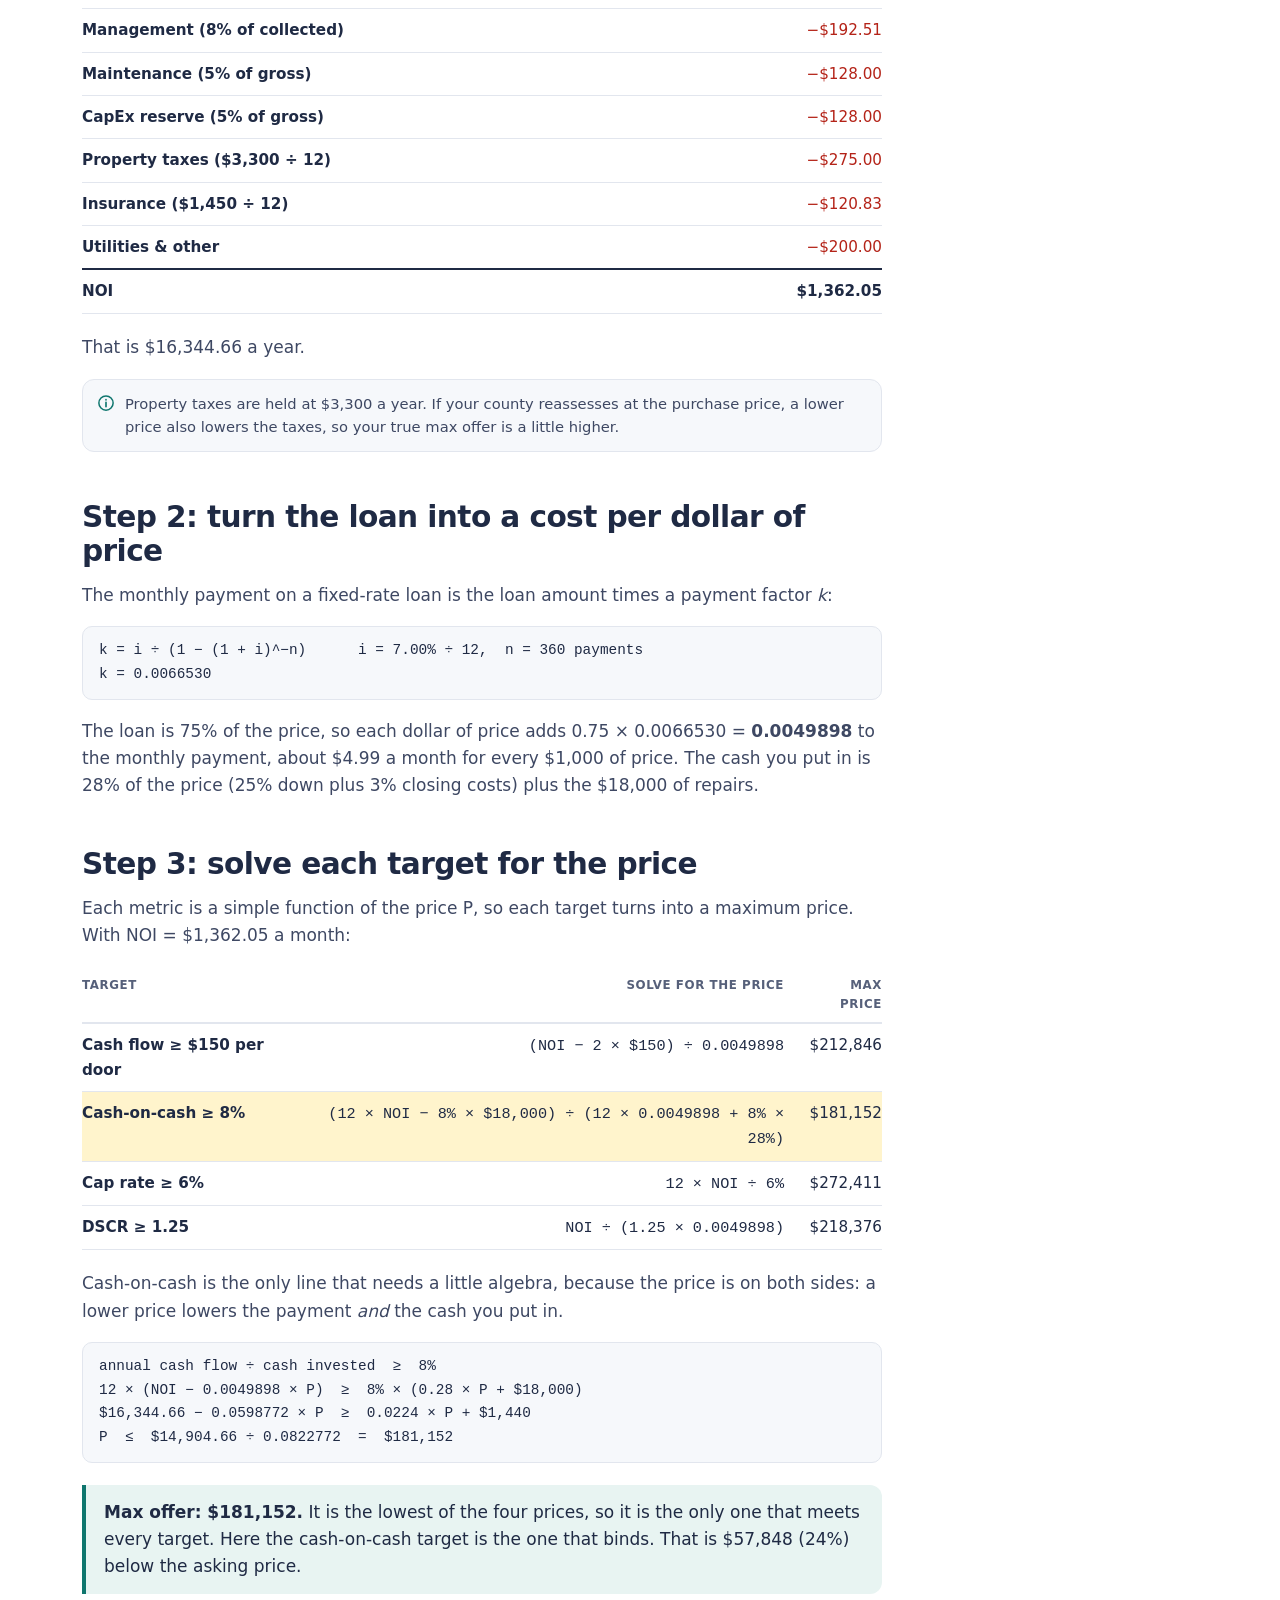
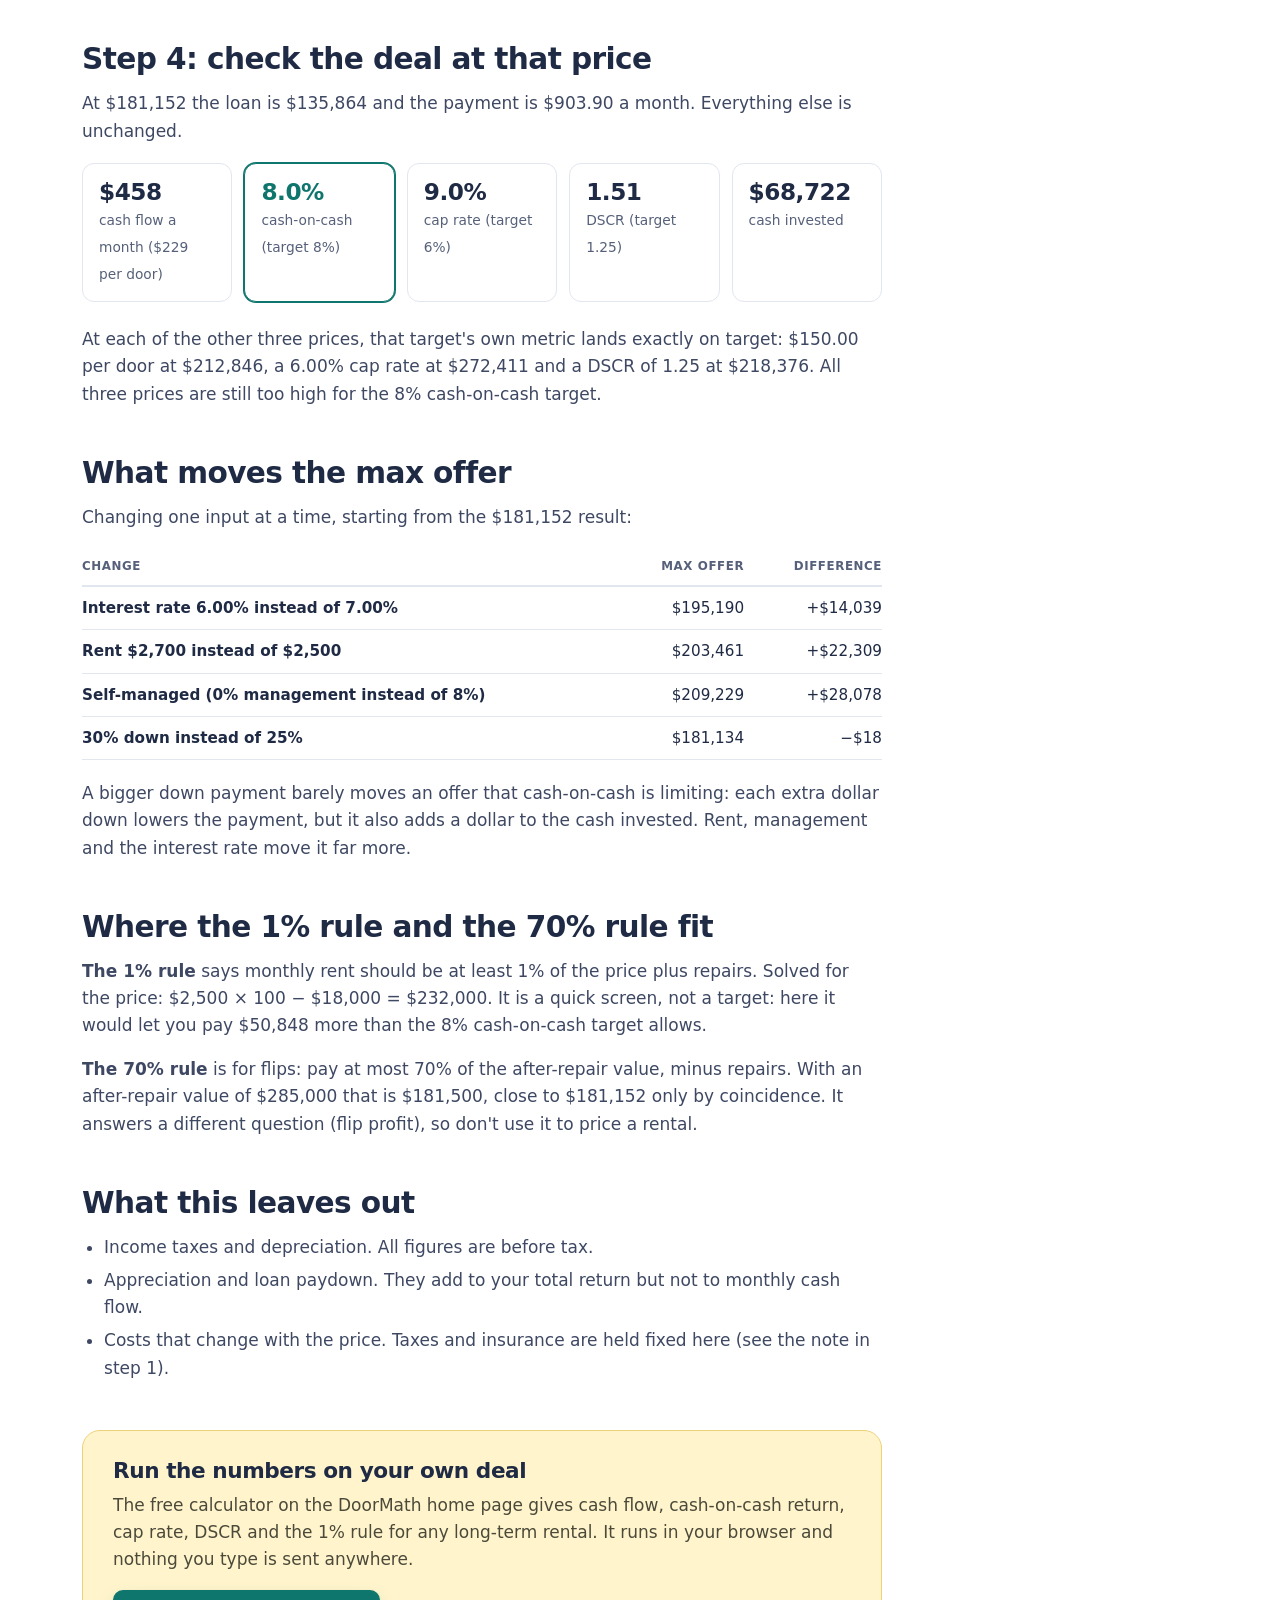
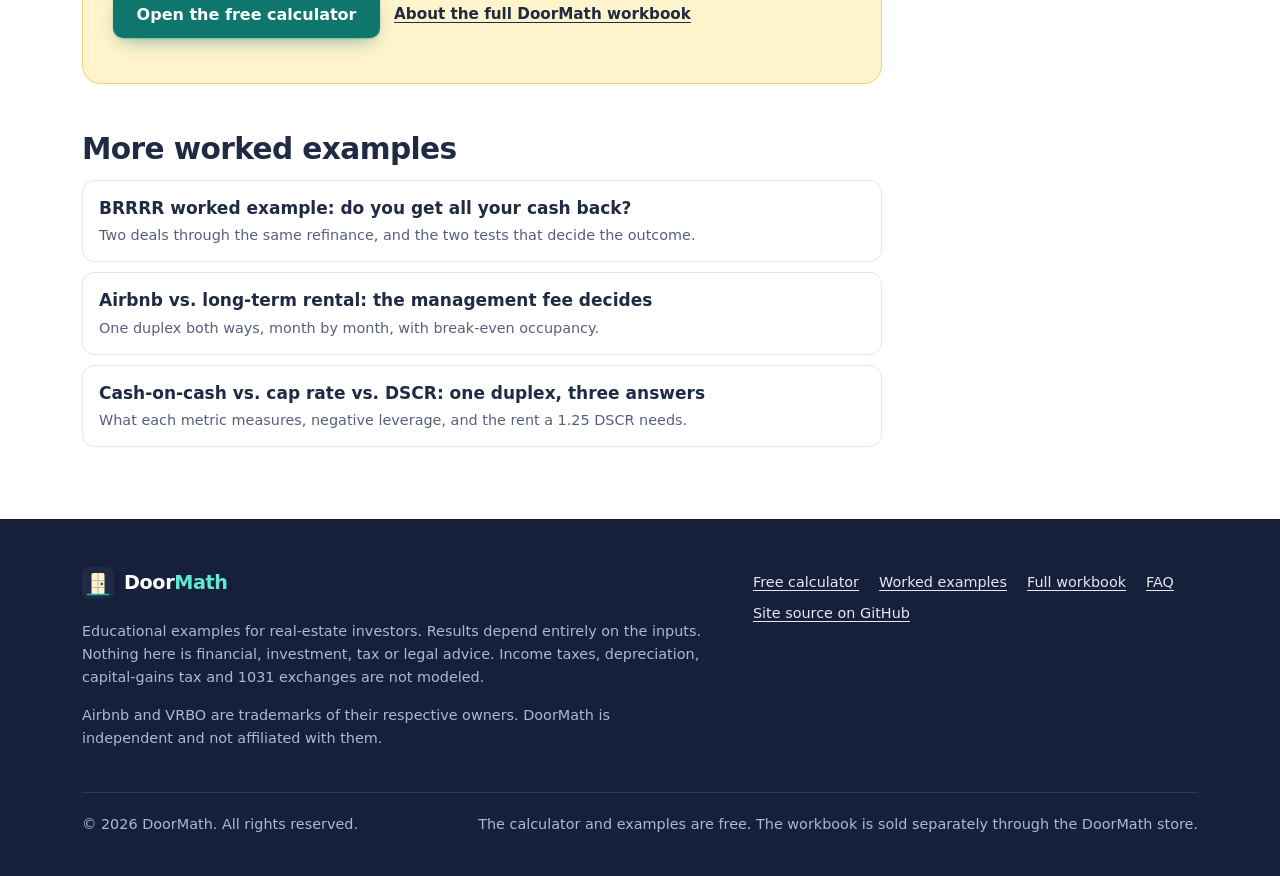
<file: examples/max-offer-rental-property.html>
<!doctype html>
<html lang="en">
<head>
<meta charset="utf-8">
<meta name="viewport" content="width=device-width, initial-scale=1">
<title>How to Calculate Your Max Offer on a Rental Property (Worked Example) | DoorMath</title>
<meta name="description" content="Work backwards from your targets: the highest price a rental can cost and still make $150 a month per door, an 8% cash-on-cash return, a 6% cap rate and a 1.25 DSCR. Every formula and number shown.">
<link rel="canonical" href="https://liukai1949701-ux.github.io/claudef/examples/max-offer-rental-property.html">
<meta name="theme-color" content="#1F2A44">
<link rel="icon" href="../assets/favicon.svg" type="image/svg+xml">
<link rel="apple-touch-icon" href="../assets/apple-touch-icon.png">

<meta property="og:type" content="article">
<meta property="og:site_name" content="DoorMath">
<meta property="og:title" content="How to calculate your max offer on a rental property">
<meta property="og:description" content="Work backwards from your targets: the highest price a rental can cost and still make $150 a month per door, an 8% cash-on-cash return, a 6% cap rate and a 1.25 DSCR. Every formula and number shown.">
<meta property="og:url" content="https://liukai1949701-ux.github.io/claudef/examples/max-offer-rental-property.html">
<meta property="og:image" content="https://liukai1949701-ux.github.io/claudef/assets/og.png">
<meta property="og:image:width" content="1200">
<meta property="og:image:height" content="630">
<meta property="og:image:alt" content="DoorMath rental property calculator and worked examples.">
<meta name="twitter:card" content="summary_large_image">
<meta name="twitter:title" content="How to calculate your max offer on a rental property">
<meta name="twitter:description" content="Work backwards from your targets: the highest price a rental can cost and still make $150 a month per door, an 8% cash-on-cash return, a 6% cap rate and a 1.25 DSCR. Every formula and number shown.">
<meta name="twitter:image" content="https://liukai1949701-ux.github.io/claudef/assets/og.png">

<script type="application/ld+json">
{
  "@context": "https://schema.org",
  "@type": "Article",
  "headline": "How to calculate your max offer on a rental property",
  "description": "Work backwards from your targets: the highest price a rental can cost and still make $150 a month per door, an 8% cash-on-cash return, a 6% cap rate and a 1.25 DSCR. Every formula and number shown.",
  "datePublished": "2026-09-27",
  "dateModified": "2026-09-27",
  "author": {
    "@type": "Organization",
    "name": "DoorMath"
  },
  "publisher": {
    "@type": "Organization",
    "name": "DoorMath"
  },
  "mainEntityOfPage": "https://liukai1949701-ux.github.io/claudef/examples/max-offer-rental-property.html",
  "image": "https://liukai1949701-ux.github.io/claudef/assets/og.png"
}
</script>

<link rel="stylesheet" href="../assets/site.css">
</head>
<body>

<svg width="0" height="0" style="position:absolute" aria-hidden="true" focusable="false">
  <symbol id="i-logo" viewBox="0 0 64 64">
    <rect width="64" height="64" rx="14" fill="#1F2A44"/>
    <path d="M19 55V15.5A3.5 3.5 0 0 1 22.5 12h19a3.5 3.5 0 0 1 3.5 3.5V55z" fill="#FFF4CC"/>
    <path d="M32 12v43M19 27h26M19 41h26" stroke="#1F2A44" stroke-width="2.4" opacity=".28"/>
    <circle cx="39.5" cy="34" r="2.8" fill="#0F766E"/>
    <path d="M11 55h42" stroke="#14B8A6" stroke-width="3.2" stroke-linecap="round"/>
  </symbol>
  <symbol id="i-info" viewBox="0 0 24 24"><circle cx="12" cy="12" r="9.5" fill="none" stroke="currentColor" stroke-width="2"/><path d="M12 11v6M12 7.5v.5" stroke="currentColor" stroke-width="2.2" stroke-linecap="round"/></symbol>
</svg>

<a class="skip-link" href="#main">Skip to content</a>

<header class="site-header">
  <div class="wrap header-inner">
    <a class="brand" href="../" aria-label="DoorMath home">
      <svg aria-hidden="true"><use href="#i-logo"/></svg>
      <span>Door<span class="accent">Math</span></span>
    </a>
    <nav class="site-nav" aria-label="Primary">
      <ul>
        <li><a href="../#calculator">Calculator</a></li>
        <li><a href="../#examples">Worked examples</a></li>
        <li><a href="../#workbook">Full workbook</a></li>
        <li><a href="../#faq">FAQ</a></li>
      </ul>
    </nav>
    <a class="btn btn-secondary btn-sm header-cta" href="../#calculator">Free calculator</a>
  </div>
</header>

<main id="main">
<div class="wrap">
  <header class="article-head">
    <p class="crumbs"><a href="../">Home</a> › <a href="../#examples">Worked examples</a></p>
    <p class="eyebrow">Worked example · Max offer</p>
    <h1>How to calculate your max offer on a rental property</h1>
    <p class="lead">Instead of asking whether a listing works at the asking price, work backwards: choose the returns you need and solve for the highest price that still delivers them. Here is the method on one example duplex, with every formula and number shown.</p>
    <p class="byline">DoorMath · Published September 27, 2026 · All figures are for a made-up example property, not a real listing or market data.</p>
  </header>

  <article class="article">
    <h2 id="deal">The example deal</h2>
    <p>A duplex listed at $239,000. Both units together rent for $2,500 a month, plus $60 of other income. The buyer puts 25% down on a 30-year loan at 7.00%, pays 3% closing costs and spends $18,000 on repairs at purchase.</p>
    <div class="table-wrap">
      <table class="data inputs">
        <caption>Inputs</caption>
        <tbody>
          <tr><td>Units</td><td>2</td></tr>
          <tr><td>Asking price</td><td>$239,000</td></tr>
          <tr><td>Rent (both units) + other income</td><td>$2,500 + $60 a month</td></tr>
          <tr><td>Property taxes · insurance</td><td>$3,300 · $1,450 a year</td></tr>
          <tr><td>Utilities &amp; other owner-paid costs</td><td>$200 a month</td></tr>
          <tr><td>Vacancy · maintenance · CapEx reserve</td><td>6% · 5% · 5% of gross income</td></tr>
          <tr><td>Property management</td><td>8% of collected income</td></tr>
          <tr><td>Loan</td><td>25% down, 7.00%, 30 years, no points</td></tr>
          <tr><td>Closing costs · up-front repairs</td><td>3% of the price · $18,000 in cash</td></tr>
        </tbody>
      </table>
    </div>
    <p>The buyer's targets are at least <strong>$150 a month of cash flow per door</strong>, an <strong>8% cash-on-cash return</strong>, a <strong>6% cap rate</strong> and a <strong>DSCR of 1.25</strong>.</p>
    <p>At the asking price the duplex makes $169 a month ($85 per door), a 2.4% cash-on-cash return, a 6.8% cap rate and a DSCR of 1.14. Only the cap-rate target passes. So what price would pass all four?</p>

    <h2 id="step-1">Step 1: work out NOI, which doesn't depend on the price</h2>
    <p>Net operating income (NOI) is what the property earns before the mortgage. In this budget none of the lines depends on the price, so NOI stays fixed while we search for the price.</p>
    <div class="table-wrap">
      <table class="data">
        <caption>Monthly NOI</caption>
        <tbody>
          <tr><th scope="row">Rent + other income</th><td>$2,560.00</td></tr>
          <tr><th scope="row">Vacancy (6% of gross)</th><td class="neg">−$153.60</td></tr>
          <tr class="sub"><th scope="row">Collected income</th><td>$2,406.40</td></tr>
          <tr><th scope="row">Management (8% of collected)</th><td class="neg">−$192.51</td></tr>
          <tr><th scope="row">Maintenance (5% of gross)</th><td class="neg">−$128.00</td></tr>
          <tr><th scope="row">CapEx reserve (5% of gross)</th><td class="neg">−$128.00</td></tr>
          <tr><th scope="row">Property taxes ($3,300 ÷ 12)</th><td class="neg">−$275.00</td></tr>
          <tr><th scope="row">Insurance ($1,450 ÷ 12)</th><td class="neg">−$120.83</td></tr>
          <tr><th scope="row">Utilities &amp; other</th><td class="neg">−$200.00</td></tr>
          <tr class="total"><th scope="row">NOI</th><td>$1,362.05</td></tr>
        </tbody>
      </table>
    </div>
    <p>That is $16,344.66 a year.</p>
    <p class="note"><svg aria-hidden="true"><use href="#i-info"/></svg><span>Property taxes are held at $3,300 a year. If your county reassesses at the purchase price, a lower price also lowers the taxes, so your true max offer is a little higher.</span></p>

    <h2 id="step-2">Step 2: turn the loan into a cost per dollar of price</h2>
    <p>The monthly payment on a fixed-rate loan is the loan amount times a payment factor <em>k</em>:</p>
<pre class="formula">k = i ÷ (1 − (1 + i)^−n)      i = 7.00% ÷ 12,  n = 360 payments
k = 0.0066530</pre>
    <p>The loan is 75% of the price, so each dollar of price adds 0.75 × 0.0066530 = <strong>0.0049898</strong> to the monthly payment, about $4.99 a month for every $1,000 of price. The cash you put in is 28% of the price (25% down plus 3% closing costs) plus the $18,000 of repairs.</p>

    <h2 id="step-3">Step 3: solve each target for the price</h2>
    <p>Each metric is a simple function of the price P, so each target turns into a maximum price. With NOI = $1,362.05 a month:</p>
    <div class="table-wrap">
      <table class="data">
        <thead><tr><th scope="col">Target</th><th scope="col">Solve for the price</th><th scope="col">Max price</th></tr></thead>
        <tbody>
          <tr><th scope="row">Cash flow ≥ $150 per door</th><td><code>(NOI − 2 × $150) ÷ 0.0049898</code></td><td>$212,846</td></tr>
          <tr class="hl"><th scope="row">Cash-on-cash ≥ 8%</th><td><code>(12 × NOI − 8% × $18,000) ÷ (12 × 0.0049898 + 8% × 28%)</code></td><td>$181,152</td></tr>
          <tr><th scope="row">Cap rate ≥ 6%</th><td><code>12 × NOI ÷ 6%</code></td><td>$272,411</td></tr>
          <tr><th scope="row">DSCR ≥ 1.25</th><td><code>NOI ÷ (1.25 × 0.0049898)</code></td><td>$218,376</td></tr>
        </tbody>
      </table>
    </div>
    <p>Cash-on-cash is the only line that needs a little algebra, because the price is on both sides: a lower price lowers the payment <em>and</em> the cash you put in.</p>
<pre class="formula">annual cash flow ÷ cash invested  ≥  8%
12 × (NOI − 0.0049898 × P)  ≥  8% × (0.28 × P + $18,000)
$16,344.66 − 0.0598772 × P  ≥  0.0224 × P + $1,440
P  ≤  $14,904.66 ÷ 0.0822772  =  $181,152</pre>
    <div class="takeaway">
      <p><strong>Max offer: $181,152.</strong> It is the lowest of the four prices, so it is the only one that meets every target. Here the cash-on-cash target is the one that binds. That is $57,848 (24%) below the asking price.</p>
    </div>

    <h2 id="step-4">Step 4: check the deal at that price</h2>
    <p>At $181,152 the loan is $135,864 and the payment is $903.90 a month. Everything else is unchanged.</p>
    <ul class="key-results">
      <li><b>$458</b><span>cash flow a month ($229 per door)</span></li>
      <li class="win"><b>8.0%</b><span>cash-on-cash (target 8%)</span></li>
      <li><b>9.0%</b><span>cap rate (target 6%)</span></li>
      <li><b>1.51</b><span>DSCR (target 1.25)</span></li>
      <li><b>$68,722</b><span>cash invested</span></li>
    </ul>
    <p>At each of the other three prices, that target's own metric lands exactly on target: $150.00 per door at $212,846, a 6.00% cap rate at $272,411 and a DSCR of 1.25 at $218,376. All three prices are still too high for the 8% cash-on-cash target.</p>

    <h2 id="what-moves">What moves the max offer</h2>
    <p>Changing one input at a time, starting from the $181,152 result:</p>
    <div class="table-wrap">
      <table class="data">
        <thead><tr><th scope="col">Change</th><th scope="col">Max offer</th><th scope="col">Difference</th></tr></thead>
        <tbody>
          <tr><th scope="row">Interest rate 6.00% instead of 7.00%</th><td>$195,190</td><td>+$14,039</td></tr>
          <tr><th scope="row">Rent $2,700 instead of $2,500</th><td>$203,461</td><td>+$22,309</td></tr>
          <tr><th scope="row">Self-managed (0% management instead of 8%)</th><td>$209,229</td><td>+$28,078</td></tr>
          <tr><th scope="row">30% down instead of 25%</th><td>$181,134</td><td>−$18</td></tr>
        </tbody>
      </table>
    </div>
    <p>A bigger down payment barely moves an offer that cash-on-cash is limiting: each extra dollar down lowers the payment, but it also adds a dollar to the cash invested. Rent, management and the interest rate move it far more.</p>

    <h2 id="rules-of-thumb">Where the 1% rule and the 70% rule fit</h2>
    <p><strong>The 1% rule</strong> says monthly rent should be at least 1% of the price plus repairs. Solved for the price: $2,500 × 100 − $18,000 = $232,000. It is a quick screen, not a target: here it would let you pay $50,848 more than the 8% cash-on-cash target allows.</p>
    <p><strong>The 70% rule</strong> is for flips: pay at most 70% of the after-repair value, minus repairs. With an after-repair value of $285,000 that is $181,500, close to $181,152 only by coincidence. It answers a different question (flip profit), so don't use it to price a rental.</p>

    <h2 id="limits">What this leaves out</h2>
    <ul class="bullets">
      <li>Income taxes and depreciation. All figures are before tax.</li>
      <li>Appreciation and loan paydown. They add to your total return but not to monthly cash flow.</li>
      <li>Costs that change with the price. Taxes and insurance are held fixed here (see the note in step 1).</li>
    </ul>

    <aside class="try-it" aria-labelledby="try-title">
      <h2 id="try-title">Run the numbers on your own deal</h2>
      <p>The free calculator on the DoorMath home page gives cash flow, cash-on-cash return, cap rate, DSCR and the 1% rule for any long-term rental. It runs in your browser and nothing you type is sent anywhere.</p>
      <p class="cta-row"><a class="btn btn-primary" href="../#calculator">Open the free calculator</a> <a class="small-link" href="../#workbook">About the full DoorMath workbook</a></p>
    </aside>

    <h2 id="more-title">More worked examples</h2>
    <ul class="more-examples" aria-labelledby="more-title">
        <li><a href="brrrr-worked-example.html">BRRRR worked example: do you get all your cash back?<span>Two deals through the same refinance, and the two tests that decide the outcome.</span></a></li>
        <li><a href="airbnb-vs-long-term-rental.html">Airbnb vs. long-term rental: the management fee decides<span>One duplex both ways, month by month, with break-even occupancy.</span></a></li>
        <li><a href="cash-on-cash-vs-cap-rate-vs-dscr.html">Cash-on-cash vs. cap rate vs. DSCR: one duplex, three answers<span>What each metric measures, negative leverage, and the rent a 1.25 DSCR needs.</span></a></li>
    </ul>
  </article>
</div>
</main>

<footer class="site-footer on-dark">
  <div class="wrap">
    <div class="footer-grid">
      <div>
        <a class="brand" href="../" aria-label="DoorMath home">
          <svg aria-hidden="true"><use href="#i-logo"/></svg>
          <span>Door<span class="accent">Math</span></span>
        </a>
        <p class="disclaimer">Educational examples for real-estate investors. Results depend entirely on the inputs. Nothing here is financial, investment, tax or legal advice. Income taxes, depreciation, capital-gains tax and 1031 exchanges are not modeled.</p>
        <p class="disclaimer">Airbnb and VRBO are trademarks of their respective owners. DoorMath is independent and not affiliated with them.</p>
      </div>
      <nav aria-label="Footer">
        <ul class="footer-links">
          <li><a href="../#calculator">Free calculator</a></li>
          <li><a href="../#examples">Worked examples</a></li>
          <li><a href="../#workbook">Full workbook</a></li>
          <li><a href="../#faq">FAQ</a></li>
          <li><a href="https://github.com/liukai1949701-ux/claudef" rel="noopener">Site source on GitHub</a></li>
        </ul>
      </nav>
    </div>
    <div class="copyright">
      <span>© 2026 DoorMath. All rights reserved.</span>
      <span>The calculator and examples are free. The workbook is sold separately through the DoorMath store.</span>
    </div>
  </div>
</footer>

</body>
</html>
</file>
<file: assets/site.css>
/* DoorMath storefront. No external fonts or requests. */
:root {
  --navy: #1F2A44;
  --navy-2: #2A385A;
  --navy-3: #16203A;
  --ink: #1F2A44;
  --muted: #56607A;
  --teal: #0F766E;
  --teal-dark: #0B5E57;
  --teal-50: #E8F4F2;
  --teal-light: #5EEAD4;
  --yellow: #FFF4CC;
  --yellow-2: #FFE9A3;
  --yellow-line: #EDD27A;
  --line: #E2E6EE;
  --soft: #F6F8FB;
  --white: #FFFFFF;
  --red: #B42318;
  --red-50: #FDECEC;
  --red-light: #FCA5A5;
  --green: #166534;
  --green-50: #DCFCE7;
  --focus: #0F766E;
  --radius: 14px;
  --radius-sm: 9px;
  --shadow-sm: 0 1px 2px rgba(31, 42, 68, .06), 0 1px 3px rgba(31, 42, 68, .08);
  --shadow: 0 2px 4px rgba(31, 42, 68, .05), 0 12px 32px -8px rgba(31, 42, 68, .18);
  --shadow-lg: 0 4px 8px rgba(31, 42, 68, .05), 0 30px 60px -20px rgba(31, 42, 68, .35);
  --wrap: 1180px;
  --font: Inter, ui-sans-serif, system-ui, -apple-system, "Segoe UI", Roboto, "Helvetica Neue", Arial, "Noto Sans", "Liberation Sans", sans-serif;
  color-scheme: light;
}

*, *::before, *::after { box-sizing: border-box; }

html {
  -webkit-text-size-adjust: 100%;
  text-size-adjust: 100%;
  scroll-behavior: smooth;
  scroll-padding-top: 84px;
}

body {
  margin: 0;
  font-family: var(--font);
  font-size: 1.0625rem;
  line-height: 1.6;
  color: var(--ink);
  background: var(--white);
  -webkit-font-smoothing: antialiased;
  text-rendering: optimizeLegibility;
}

img { max-width: 100%; height: auto; display: block; }
svg { flex-shrink: 0; }
a { color: var(--teal); text-underline-offset: 3px; }
a:hover { color: var(--teal-dark); }
p { margin: 0 0 1em; }
h1, h2, h3, h4 { margin: 0; line-height: 1.15; letter-spacing: -0.02em; color: var(--navy); }
h2 { font-size: clamp(1.75rem, 3.6vw, 2.6rem); font-weight: 800; }
h3 { font-size: 1.2rem; font-weight: 750; letter-spacing: -0.01em; }
ul { margin: 0; padding: 0; }
strong { font-weight: 700; }
.num, .tabular { font-variant-numeric: tabular-nums; }

:focus-visible { outline: 3px solid var(--focus); outline-offset: 3px; border-radius: 4px; }
.on-dark { --focus: #FFE08A; }

.sr-only {
  position: absolute !important; width: 1px; height: 1px; padding: 0; margin: -1px;
  overflow: hidden; clip: rect(0, 0, 0, 0); white-space: nowrap; border: 0;
}

.skip-link {
  position: absolute; left: 12px; top: -60px; z-index: 100;
  background: var(--navy); color: #fff; padding: 10px 16px; border-radius: 8px; font-weight: 600;
}
.skip-link:focus { top: 12px; color: #fff; }

.wrap { width: 100%; max-width: var(--wrap); margin: 0 auto; padding: 0 20px; }
@media (min-width: 720px) { .wrap { padding: 0 32px; } }

/* ---------- buttons ---------- */
.btn {
  display: inline-flex; align-items: center; justify-content: center; gap: .5em;
  min-height: 48px; padding: .7em 1.35em; border-radius: 10px;
  font: inherit; font-weight: 700; font-size: 1rem; line-height: 1.2; text-decoration: none;
  border: 2px solid transparent; cursor: pointer; white-space: nowrap;
  transition: background-color .15s ease, color .15s ease, border-color .15s ease, transform .15s ease, box-shadow .15s ease;
}
.btn:active { transform: translateY(1px); }
.btn-primary { background: var(--teal); color: #fff; box-shadow: 0 1px 2px rgba(15, 118, 110, .25), 0 8px 20px -8px rgba(15, 118, 110, .6); }
.btn-primary:hover { background: var(--teal-dark); color: #fff; }
.btn-secondary { background: #fff; color: var(--navy); border-color: #CBD2DF; }
.btn-secondary:hover { border-color: var(--navy); color: var(--navy); }
.btn-yellow { background: var(--yellow); color: var(--navy); border-color: var(--yellow); }
.btn-yellow:hover { background: var(--yellow-2); border-color: var(--yellow-2); color: var(--navy); }
.btn-lg { min-height: 56px; font-size: 1.075rem; padding: .8em 1.6em; }
.btn-sm { min-height: 40px; padding: .45em 1em; font-size: .95rem; border-radius: 9px; }
.btn .price-tag { font-weight: 800; }

/* ---------- header ---------- */
.site-header {
  position: sticky; top: 0; z-index: 50;
  background: rgba(255, 255, 255, .92);
  -webkit-backdrop-filter: saturate(1.4) blur(10px);
  backdrop-filter: saturate(1.4) blur(10px);
  border-bottom: 1px solid var(--line);
}
.header-inner { display: flex; align-items: center; gap: 24px; height: 64px; }
.brand { display: inline-flex; align-items: center; gap: 10px; text-decoration: none; color: var(--navy); font-weight: 800; font-size: 1.2rem; letter-spacing: -0.02em; }
.brand:hover { color: var(--navy); }
.brand svg { width: 32px; height: 32px; }
.brand .accent { color: var(--teal); }
.site-nav { margin-left: auto; }
.site-nav ul { display: flex; gap: 4px; list-style: none; }
.site-nav a { display: block; padding: 8px 12px; border-radius: 8px; color: var(--ink); text-decoration: none; font-weight: 550; font-size: .97rem; }
.site-nav a:hover { background: var(--soft); color: var(--navy); }
.header-cta { margin-left: 8px; }
@media (max-width: 879px) {
  .site-nav { display: none; }
  .header-cta { margin-left: auto; }
}
@media (max-width: 419px) {
  .header-inner { gap: 12px; }
  .header-cta { padding: .45em .8em; font-size: .9rem; }
}
@media (max-width: 359px) { .header-cta { display: none; } }

/* ---------- hero ---------- */
.hero {
  position: relative; overflow: hidden;
  padding: 56px 0 64px;
  background:
    radial-gradient(1200px 500px at 85% -10%, rgba(15, 118, 110, .10), transparent 60%),
    linear-gradient(180deg, #FBFCFE 0%, #fff 100%);
}
.hero::before {
  /* faint spreadsheet grid */
  content: ""; position: absolute; inset: 0; pointer-events: none;
  background-image:
    linear-gradient(to right, rgba(31, 42, 68, .055) 1px, transparent 1px),
    linear-gradient(to bottom, rgba(31, 42, 68, .055) 1px, transparent 1px);
  background-size: 96px 28px;
  -webkit-mask-image: linear-gradient(180deg, rgba(0,0,0,.9), rgba(0,0,0,0) 75%);
  mask-image: linear-gradient(180deg, rgba(0,0,0,.9), rgba(0,0,0,0) 75%);
}
.hero-grid { position: relative; display: grid; grid-template-columns: minmax(0, 1fr); gap: 44px; align-items: center; }
@media (min-width: 980px) {
  .hero { padding: 72px 0 88px; }
  .hero-grid { grid-template-columns: minmax(0, 1.12fr) minmax(0, 1fr); gap: 52px; }
}
.eyebrow {
  display: inline-flex; align-items: center; gap: 8px; flex-wrap: wrap;
  font-size: .82rem; font-weight: 700; letter-spacing: .06em; text-transform: uppercase; color: var(--teal);
}
.pill {
  display: inline-flex; align-items: center; gap: 8px;
  padding: 6px 12px 6px 8px; border-radius: 999px; background: #fff; border: 1px solid var(--line);
  box-shadow: var(--shadow-sm); font-size: .85rem; font-weight: 600; color: var(--navy); letter-spacing: 0; text-transform: none;
}
.pill .dot { width: 8px; height: 8px; border-radius: 50%; background: var(--teal); box-shadow: 0 0 0 3px var(--teal-50); }
.hero h1 {
  margin: 20px 0 18px;
  font-size: clamp(2.3rem, 5.2vw, 3.45rem); font-weight: 850; letter-spacing: -0.035em; line-height: 1.06;
}
.hero h1 .hl { white-space: nowrap; background: linear-gradient(transparent 62%, var(--yellow) 62%, var(--yellow) 94%, transparent 94%); padding: 0 .06em; }
.hero-sub { font-size: clamp(1.07rem, 1.6vw, 1.2rem); color: #3E4863; max-width: 36em; margin-bottom: 28px; }
.hero-sub strong { color: var(--navy); }
.cta-row { display: flex; flex-wrap: wrap; align-items: center; gap: 12px 14px; }
.price-block { display: flex; align-items: baseline; gap: 8px; margin: 0 0 18px; }
.price-block .amount { font-size: 2.2rem; font-weight: 850; letter-spacing: -0.03em; color: var(--navy); }
.price-block .per { color: var(--muted); font-weight: 600; }
.trust {
  list-style: none; display: flex; flex-wrap: wrap; gap: 8px 18px; margin-top: 22px;
  font-size: .93rem; color: #3E4863; font-weight: 550;
}
.trust li { display: inline-flex; align-items: center; gap: 7px; }
.trust svg { width: 18px; height: 18px; color: var(--teal); }

/* app frame around screenshots */
.app-frame {
  position: relative; border-radius: 14px; background: #fff; border: 1px solid #D8DEE9;
  box-shadow: var(--shadow-lg); overflow: hidden;
}
.app-bar {
  display: flex; align-items: center; gap: 12px; height: 38px; padding: 0 14px;
  background: linear-gradient(#F7F8FB, #EEF1F6); border-bottom: 1px solid #DDE2EB;
  font-size: .78rem; color: #4A546C; font-weight: 600;
}
.app-bar .dots { display: flex; gap: 6px; }
.app-bar .dots i { width: 11px; height: 11px; border-radius: 50%; background: #D5DAE4; display: block; }
.app-bar .file { display: inline-flex; align-items: center; gap: 6px; min-width: 0; overflow: hidden; text-overflow: ellipsis; white-space: nowrap; }
.app-bar .file svg { width: 16px; height: 16px; color: var(--teal); }
.sheet-tabs {
  display: flex; gap: 2px; padding: 0 8px; height: 34px; align-items: stretch;
  background: #F1F3F7; border-top: 1px solid #DDE2EB; overflow: hidden;
  font-size: .74rem; font-weight: 600; color: #56607A; white-space: nowrap;
  -webkit-mask-image: linear-gradient(90deg, #000 85%, transparent);
  mask-image: linear-gradient(90deg, #000 85%, transparent);
}
.sheet-tabs span { display: flex; align-items: center; padding: 0 11px; border-radius: 0 0 6px 6px; }
.sheet-tabs .active { background: #fff; color: var(--teal); box-shadow: inset 0 2px 0 var(--teal); }

.hero-visual { position: relative; }
.callout {
  position: absolute; z-index: 2; right: -14px; top: -104px;
  background: var(--yellow); border: 1px solid var(--yellow-line); border-radius: 12px;
  padding: 12px 16px; box-shadow: var(--shadow); max-width: 280px;
  font-size: .86rem; line-height: 1.35; color: var(--navy);
}
.callout b { display: block; font-size: 1.35rem; letter-spacing: -0.02em; font-variant-numeric: tabular-nums; }
.callout .label { font-weight: 700; font-size: .72rem; letter-spacing: .06em; text-transform: uppercase; color: #7A5B00; }
@media (max-width: 979px) { .callout { position: relative; right: auto; top: auto; margin: 14px 0 0; max-width: none; } }

/* zoomable screenshot links */
a.zoom { display: block; position: relative; cursor: zoom-in; color: inherit; text-decoration: none; }
a.zoom .zoom-hint {
  position: absolute; right: 10px; bottom: 10px; z-index: 1;
  display: inline-flex; align-items: center; gap: 6px; padding: 6px 10px; border-radius: 8px;
  background: rgba(31, 42, 68, .88); color: #fff; font-size: .78rem; font-weight: 650;
  opacity: 0; transform: translateY(4px); transition: opacity .18s ease, transform .18s ease;
}
a.zoom .zoom-hint svg { width: 14px; height: 14px; }
a.zoom:hover .zoom-hint, a.zoom:focus-visible .zoom-hint { opacity: 1; transform: none; }
@media (hover: none) { a.zoom .zoom-hint { opacity: 1; transform: none; } }
@media (max-width: 559px) {
  a.zoom .zoom-hint { right: 6px; bottom: 6px; padding: 7px; border-radius: 50%; }
  a.zoom .zoom-hint .zh-t { position: absolute; width: 1px; height: 1px; overflow: hidden; clip: rect(0, 0, 0, 0); }
}

/* ---------- stat strip ---------- */
.stats { border-top: 1px solid var(--line); border-bottom: 1px solid var(--line); background: var(--soft); }
.stats ul { list-style: none; display: grid; grid-template-columns: repeat(2, 1fr); }
.stats li { padding: 18px 12px; text-align: center; border-right: 1px solid var(--line); border-bottom: 1px solid var(--line); }
.stats li:nth-child(2n) { border-right: 0; }
.stats li:last-child { grid-column: 1 / -1; border-bottom: 0; }
.stats b { display: block; font-size: 1.6rem; font-weight: 850; color: var(--navy); letter-spacing: -0.03em; line-height: 1.1; font-variant-numeric: tabular-nums; }
.stats span { font-size: .88rem; color: var(--muted); font-weight: 550; }
@media (min-width: 760px) {
  .stats ul { grid-template-columns: repeat(5, 1fr); }
  .stats li { border-bottom: 0; }
  .stats li:nth-child(2n) { border-right: 1px solid var(--line); }
  .stats li:last-child { grid-column: auto; border-right: 0; }
}

/* ---------- sections ---------- */
.section { padding: 76px 0; }
@media (min-width: 900px) { .section { padding: 100px 0; } }
.section-soft { background: var(--soft); }
.section-head { max-width: 760px; margin-bottom: 40px; }
.section-head.center { margin-left: auto; margin-right: auto; text-align: center; }
.section-head .eyebrow { margin-bottom: 12px; }
.section-head h2 { margin-bottom: 14px; }
.lead { font-size: 1.12rem; color: #414B66; }
.muted { color: var(--muted); }
.small { font-size: .9rem; }

/* ---------- calculator ---------- */
.calc { display: grid; grid-template-columns: minmax(0, 1fr); gap: 24px; align-items: start; }
@media (min-width: 980px) { .calc { grid-template-columns: minmax(0, 1.25fr) minmax(0, 1fr); gap: 32px; } }
.calc-form { display: grid; gap: 18px; }
.calc fieldset {
  margin: 0; border: 1px solid var(--line); border-radius: var(--radius); background: #fff;
  padding: 18px 16px 20px; box-shadow: var(--shadow-sm); min-width: 0;
}
@media (min-width: 560px) { .calc fieldset { padding: 20px 22px 22px; } }
.calc legend {
  float: left; width: 100%; padding: 0; margin: 0 0 14px;
  font-weight: 750; font-size: 1rem; color: var(--navy); display: flex; align-items: center; gap: 10px;
}
.calc legend .step {
  display: inline-grid; place-items: center; width: 26px; height: 26px; border-radius: 7px;
  background: var(--navy); color: #fff; font-size: .8rem; font-weight: 800;
}
.calc legend + * { clear: both; }
.fields { display: grid; grid-template-columns: repeat(auto-fill, minmax(138px, 1fr)); gap: 14px 14px; }
@media (min-width: 560px) { .fields { grid-template-columns: repeat(auto-fill, minmax(170px, 1fr)); } }
.field label { display: block; font-size: .84rem; font-weight: 650; color: #39435E; margin-bottom: 5px; line-height: 1.3; }
.field .hint { display: block; font-weight: 500; color: var(--muted); font-size: .76rem; }
.input {
  display: flex; align-items: stretch; height: 44px; border-radius: 8px;
  background: var(--yellow); border: 1px solid var(--yellow-line);
  transition: border-color .15s ease, box-shadow .15s ease;
}
.input:focus-within { border-color: var(--teal); box-shadow: 0 0 0 3px rgba(15, 118, 110, .22); }
.input .affix { display: flex; align-items: center; padding: 0 0 0 11px; color: #6B5A1E; font-weight: 650; font-size: .92rem; }
.input .affix.after { padding: 0 11px 0 0; }
.input input {
  flex: 1; min-width: 0; width: 100%; border: 0; background: transparent; padding: 0 10px 0 6px;
  font: inherit; font-size: 1rem; font-weight: 650; color: #1D3FAF; text-align: right;
  font-variant-numeric: tabular-nums; outline: none;
}
.input input[aria-invalid="true"] { color: var(--red); }

.calc-results { position: relative; }
@media (min-width: 980px) { .calc-results { position: sticky; top: 84px; } }
.result-card {
  background: var(--navy); color: #E6EAF3; border-radius: var(--radius);
  padding: 22px 20px; box-shadow: var(--shadow-lg); overflow: hidden; position: relative;
}
@media (min-width: 560px) { .result-card { padding: 26px 26px 22px; } }
.result-card::after {
  content: ""; position: absolute; right: -60px; top: -60px; width: 200px; height: 200px; border-radius: 50%;
  background: radial-gradient(circle, rgba(94, 234, 212, .16), transparent 70%); pointer-events: none;
}
.result-card h3 { color: #fff; font-size: 1rem; font-weight: 700; display: flex; justify-content: space-between; align-items: center; gap: 10px; }
.result-card h3 small { font-weight: 600; font-size: .75rem; color: #AEB8CF; letter-spacing: .04em; text-transform: uppercase; }
.big-result { margin: 14px 0 4px; display: flex; align-items: baseline; gap: 10px; flex-wrap: wrap; }
.big-result .value { font-size: clamp(2.6rem, 7vw, 3.4rem); font-weight: 850; letter-spacing: -0.04em; line-height: 1; color: var(--teal-light); font-variant-numeric: tabular-nums; }
.big-result .unit { color: #AEB8CF; font-weight: 600; }
.is-neg { color: var(--red-light) !important; }
.sub-result { color: #C9D1E3; font-size: .95rem; margin: 0 0 18px; font-variant-numeric: tabular-nums; }
.sub-result b { color: #fff; }
.metrics { display: grid; grid-template-columns: repeat(2, minmax(0, 1fr)); gap: 1px; background: rgba(255, 255, 255, .1); border-radius: 10px; overflow: hidden; }
.metric { background: var(--navy-2); padding: 12px 14px; min-width: 0; }
.metric dt { font-size: .78rem; color: #B7C0D6; font-weight: 600; line-height: 1.3; }
.metric dd { margin: 3px 0 0; font-size: 1.28rem; font-weight: 800; color: #fff; letter-spacing: -0.02em; font-variant-numeric: tabular-nums; }
.metric .hint-inline { display: block; font-size: .7rem; font-weight: 500; color: #9AA5BF; }
.waterfall { margin: 18px 0 0; padding: 14px 0 0; border-top: 1px solid rgba(255, 255, 255, .12); font-size: .9rem; }
.waterfall summary { cursor: pointer; font-weight: 650; color: #fff; list-style-position: inside; }
.waterfall dl { margin: 10px 0 0; display: grid; grid-template-columns: 1fr auto; gap: 5px 12px; font-variant-numeric: tabular-nums; }
.waterfall dt { color: #C9D1E3; }
.waterfall dd { margin: 0; text-align: right; color: #fff; font-weight: 600; }
.waterfall .total { font-weight: 800; color: #fff; border-top: 1px solid rgba(255, 255, 255, .18); padding-top: 5px; }
.result-actions { display: flex; flex-wrap: wrap; gap: 10px 16px; align-items: center; justify-content: space-between; margin-top: 18px; }
.link-btn {
  background: none; border: 0; padding: 6px 0; font: inherit; font-size: .9rem; font-weight: 650;
  color: #C9D1E3; text-decoration: underline; text-underline-offset: 3px; cursor: pointer;
}
.link-btn:hover { color: #fff; }
.privacy-note { font-size: .8rem; color: #AEB8CF; margin: 0; }
.calc-footnote { margin-top: 14px; font-size: .85rem; color: var(--muted); }

/* sticky mini result bar (small screens) */
.calc-mini {
  position: sticky; bottom: 10px; z-index: 5; margin-top: 4px;
  display: none; justify-content: space-between; align-items: center; gap: 12px;
  background: var(--navy); color: #fff; border-radius: 12px; padding: 10px 16px;
  box-shadow: 0 10px 30px -10px rgba(31, 42, 68, .6); font-size: .9rem; font-variant-numeric: tabular-nums;
}
.calc-mini b { font-size: 1.15rem; color: var(--teal-light); }
.calc-mini span { color: #C9D1E3; }
.calc-mini.is-visible { display: flex; }
@media (min-width: 980px) { .calc-mini, .calc-mini.is-visible { display: none; } }
@media (max-width: 979px) { html { scroll-padding-bottom: 80px; } }

/* locked teaser */
.locked {
  margin-top: 36px; border-radius: 18px; background: var(--yellow); border: 1px solid var(--yellow-line);
  padding: 26px 20px; display: grid; gap: 24px;
}
@media (min-width: 720px) { .locked { padding: 34px 36px; } }
@media (min-width: 980px) { .locked { grid-template-columns: minmax(0, 1fr) auto; align-items: center; gap: 36px; } }
.locked h3 { font-size: 1.35rem; display: flex; align-items: center; gap: 10px; }
.locked h3 svg { width: 24px; height: 24px; color: var(--teal); }
.locked > div > p { color: #4B4A3A; margin: 8px 0 18px; }
.locked-list { list-style: none; display: grid; gap: 10px 22px; grid-template-columns: 1fr; }
@media (min-width: 560px) { .locked-list { grid-template-columns: repeat(2, minmax(0, 1fr)); } }
.locked-list li { display: flex; gap: 10px; align-items: flex-start; line-height: 1.35; font-size: .95rem; color: #3D3A2A; }
.locked-list li strong { color: var(--navy); display: block; }
.locked-list svg { width: 18px; height: 18px; margin-top: 2px; color: #8A6A00; }
.locked-cta { display: grid; justify-items: start; gap: 8px; }
@media (min-width: 980px) { .locked-cta { justify-items: center; text-align: center; min-width: 220px; } }
.locked-cta .price { font-size: 2.4rem; font-weight: 850; letter-spacing: -0.03em; color: var(--navy); line-height: 1; }
.locked-cta .small { color: #5A5640; }

/* ---------- features ---------- */
.feature-grid { display: grid; grid-template-columns: minmax(0, 1fr); gap: 22px; }
@media (min-width: 820px) { .feature-grid { grid-template-columns: repeat(2, minmax(0, 1fr)); gap: 28px; } }
.card {
  background: #fff; border: 1px solid var(--line); border-radius: 18px; overflow: hidden;
  box-shadow: var(--shadow-sm); display: flex; flex-direction: column; min-width: 0;
}
.card .shot { background: #fff; border-bottom: 1px solid var(--line); }
.card .shot img { width: 100%; aspect-ratio: 16 / 10; object-fit: contain; object-position: center top; padding: 14px; }
.card .shot.bleed img { padding: 0; object-fit: cover; object-position: left top; }
.card-body { padding: 22px 22px 24px; }
@media (min-width: 560px) { .card-body { padding: 24px 28px 28px; } }
.tag {
  display: inline-block; font-size: .72rem; font-weight: 750; letter-spacing: .07em; text-transform: uppercase;
  color: var(--teal); background: var(--teal-50); padding: 4px 9px; border-radius: 6px; margin-bottom: 10px;
}
.card h3 { margin-bottom: 8px; font-size: 1.3rem; }
.card p { color: #454F69; margin: 0; }
.checks { list-style: none; margin-top: 14px; display: grid; gap: 6px; font-size: .95rem; color: #3E4863; }
.checks li { display: flex; gap: 9px; align-items: flex-start; line-height: 1.45; }
.checks svg { width: 18px; height: 18px; color: var(--teal); margin-top: 2px; }

.tools-head { margin: 64px 0 24px; display: flex; flex-wrap: wrap; align-items: end; justify-content: space-between; gap: 12px; }
.tools-head h3 { font-size: 1.5rem; }
.tool-grid { display: grid; gap: 20px; grid-template-columns: minmax(0, 1fr); }
@media (min-width: 640px) { .tool-grid { grid-template-columns: repeat(2, minmax(0, 1fr)); } }
.tool-grid .card .shot img { padding: 12px; }
.card .shot.top img { object-fit: cover; object-position: center top; padding: 12px 12px 0; }
.tool-grid .card-body { padding: 18px 20px 22px; }
.tool-grid .card h3 { font-size: 1.08rem; margin-bottom: 6px; }
.tool-grid .card p { font-size: .93rem; }
.also { margin-top: 22px; display: flex; flex-wrap: wrap; gap: 10px; }
.also span {
  display: inline-flex; align-items: center; gap: 8px; background: #fff; border: 1px solid var(--line);
  padding: 8px 14px; border-radius: 12px; font-size: .92rem; color: #3E4863;
}
.also b { color: var(--navy); }

/* ---------- max offer spotlight ---------- */
.spotlight { background: var(--navy); color: #D5DBE8; position: relative; overflow: hidden; }
.spotlight::before {
  content: ""; position: absolute; inset: 0; pointer-events: none;
  background-image:
    linear-gradient(to right, rgba(255, 255, 255, .045) 1px, transparent 1px),
    linear-gradient(to bottom, rgba(255, 255, 255, .045) 1px, transparent 1px);
  background-size: 96px 28px;
  -webkit-mask-image: radial-gradient(ellipse at 20% 0%, #000, transparent 70%);
  mask-image: radial-gradient(ellipse at 20% 0%, #000, transparent 70%);
}
.spotlight .wrap { position: relative; }
.spotlight h2 { color: #fff; }
.spotlight .eyebrow { color: var(--teal-light); }
.spotlight .lead { color: #D5DBE8; }
.spotlight strong { color: #fff; }
.story h2, .versus h2 { margin: 12px 0 18px; }
.story { display: grid; grid-template-columns: minmax(0, 1fr); gap: 36px; }
@media (min-width: 980px) { .story { grid-template-columns: minmax(0, 1.1fr) minmax(0, 1fr); gap: 56px; align-items: start; } }
.price-compare { display: grid; grid-template-columns: repeat(2, minmax(0, 1fr)); gap: 12px; }
.pc {
  border-radius: 14px; padding: 18px 18px 16px; background: rgba(255, 255, 255, .06); border: 1px solid rgba(255, 255, 255, .12);
}
.pc .k { font-size: .78rem; font-weight: 700; letter-spacing: .06em; text-transform: uppercase; color: #AEB8CF; }
.pc .v { font-size: clamp(1.6rem, 4vw, 2.2rem); font-weight: 850; letter-spacing: -0.03em; color: #fff; font-variant-numeric: tabular-nums; line-height: 1.15; }
.pc .n { font-size: .85rem; color: #C3CBDD; }
.pc.win { background: var(--yellow); border-color: var(--yellow); }
.pc.win .k { color: #7A5B00; }
.pc.win .v { color: var(--navy); }
.pc.win .n { color: #5A4A10; }
.target-table { width: 100%; border-collapse: collapse; margin-top: 18px; font-size: .95rem; font-variant-numeric: tabular-nums; }
.target-table caption { text-align: left; font-weight: 700; color: #fff; padding-bottom: 8px; font-size: .95rem; }
.target-table th, .target-table td { padding: 9px 8px; border-bottom: 1px solid rgba(255, 255, 255, .1); text-align: right; }
.target-table th:first-child, .target-table td:first-child { text-align: left; padding-left: 0; }
.target-table thead th { font-size: .74rem; font-weight: 700; letter-spacing: .06em; text-transform: uppercase; color: #AEB8CF; }
.target-table td { color: #fff; }
.badge { display: inline-block; min-width: 50px; text-align: center; font-size: .74rem; font-weight: 800; letter-spacing: .05em; padding: 3px 8px; border-radius: 6px; }
.badge.fail { background: var(--red-50); color: var(--red); }
.badge.pass { background: var(--green-50); color: var(--green); }
.shot-frame { margin-top: 44px; border-radius: 14px; overflow: hidden; background: #fff; box-shadow: 0 30px 60px -20px rgba(0, 0, 0, .5); }
.shot-frame img { width: 100%; }
.shot-caption { margin-top: 12px; font-size: .88rem; color: #AEB8CF; }

/* ---------- STR comparison ---------- */
.versus { display: grid; grid-template-columns: minmax(0, 1fr); gap: 36px; align-items: start; }
@media (min-width: 980px) { .versus { grid-template-columns: minmax(0, 1fr) minmax(0, 1fr); gap: 56px; } .versus > div:last-child { margin-top: 36px; } }
.vs-cards { display: grid; grid-template-columns: repeat(2, minmax(0, 1fr)); gap: 12px; margin: 22px 0 18px; }
.vs {
  border: 1px solid var(--line); border-radius: 14px; padding: 16px 16px 14px; background: #fff; box-shadow: var(--shadow-sm);
}
.vs.hi { border-color: var(--teal); box-shadow: 0 0 0 1px var(--teal), var(--shadow); }
.vs h3 { font-size: .9rem; font-weight: 700; color: var(--muted); letter-spacing: 0; margin-bottom: 8px; }
.vs .v { font-size: clamp(1.45rem, 4vw, 1.9rem); font-weight: 850; letter-spacing: -0.03em; color: var(--navy); font-variant-numeric: tabular-nums; line-height: 1.1; }
.vs.hi .v { color: var(--teal); }
.vs .per { font-size: .85rem; color: var(--muted); font-weight: 600; }
.vs dl { margin: 12px 0 0; display: grid; grid-template-columns: 1fr auto; gap: 4px 8px; font-size: .88rem; font-variant-numeric: tabular-nums; }
.vs dt { color: var(--muted); }
.vs dd { margin: 0; font-weight: 700; text-align: right; }
@media (max-width: 479px) {
  .vs { padding: 14px 12px 12px; }
  .vs dl { grid-template-columns: 1fr; gap: 0; }
  .vs dd { text-align: left; margin-bottom: 6px; }
}
.vs-tag {
  display: inline-block; margin: 10px 0 0; padding: 3px 9px; border-radius: 6px;
  background: var(--teal-50); color: var(--teal); font-size: .74rem; font-weight: 750; letter-spacing: .04em; text-transform: uppercase;
}
.occ { margin: 0 0 18px; padding: 14px 16px 12px; border: 1px solid var(--line); border-radius: 14px; background: #fff; }
.occ-head { display: flex; flex-wrap: wrap; justify-content: space-between; gap: 4px 16px; font-size: .9rem; color: var(--muted); font-variant-numeric: tabular-nums; }
.occ-head b { color: var(--navy); font-size: 1rem; }
.occ-head span { display: inline-flex; align-items: center; gap: 7px; }
.lg { display: inline-block; flex-shrink: 0; }
.lg-fill { width: 14px; height: 8px; border-radius: 4px; background: #94A3B8; }
.lg-mark { width: 3px; height: 14px; border-radius: 2px; background: var(--red); }
.occ-bar { position: relative; height: 12px; margin: 10px 0 8px; border-radius: 999px; background: #E9EDF3; }
.occ-fill { position: absolute; left: 0; top: 0; bottom: 0; border-radius: 999px; background: #94A3B8; }
.occ-mark { position: absolute; top: -5px; bottom: -5px; width: 3px; margin-left: -1.5px; border-radius: 2px; background: var(--red); }
.occ-note { margin: 0; font-size: .88rem; color: #4A536B; }
.note {
  display: flex; gap: 10px; align-items: flex-start; font-size: .92rem; color: #4A536B;
  background: var(--soft); border: 1px solid var(--line); border-radius: 12px; padding: 12px 14px;
}
.note svg { width: 18px; height: 18px; color: var(--teal); margin-top: 2px; }
.framed { border: 1px solid var(--line); border-radius: 16px; background: #fff; box-shadow: var(--shadow); padding: 18px; }
.framed + .framed { margin-top: 16px; }
.framed img { margin: 0 auto; }
.framed figcaption { margin-top: 10px; font-size: .85rem; color: var(--muted); text-align: center; }

/* ---------- included ---------- */
.included { display: grid; grid-template-columns: minmax(0, 1fr); gap: 28px; }
@media (min-width: 980px) { .included { grid-template-columns: minmax(0, 1fr) minmax(0, 1fr); gap: 40px; } }
.panel { background: #fff; border: 1px solid var(--line); border-radius: 18px; padding: 24px 20px; box-shadow: var(--shadow-sm); }
@media (min-width: 560px) { .panel { padding: 28px 30px; } }
.panel > h3 { margin-bottom: 4px; }
.panel > p { color: var(--muted); font-size: .95rem; }
.files { list-style: none; display: grid; gap: 4px; margin-top: 14px; }
.files li { display: grid; grid-template-columns: 40px minmax(0, 1fr); gap: 12px; align-items: start; padding: 10px 0; border-top: 1px solid var(--line); }
.files li:first-child { border-top: 0; }
.ficon {
  width: 40px; height: 46px; border-radius: 6px; display: grid; place-items: end center; padding-bottom: 6px;
  font-size: .62rem; font-weight: 800; letter-spacing: .04em; color: #fff; position: relative;
  clip-path: polygon(0 0, 72% 0, 100% 22%, 100% 100%, 0 100%);
}
.ficon.xlsx { background: #107C41; }
.ficon.pdf { background: #B42318; }
.ficon.txt { background: #56607A; }
.files code { font-family: ui-monospace, SFMono-Regular, Menlo, Consolas, "Liberation Mono", monospace; font-size: .88rem; font-weight: 650; color: var(--navy); word-break: break-word; }
.files .fdesc { display: block; font-size: .9rem; color: var(--muted); line-height: 1.4; margin-top: 2px; }
.zip-note { margin-top: 12px; font-size: .9rem; color: var(--muted); display: flex; gap: 8px; align-items: center; }
.zip-note svg { width: 18px; height: 18px; color: var(--teal); }
.tabs-list { list-style: none; counter-reset: tab; display: grid; gap: 0; margin: 14px 0 0; padding: 0; }
.tabs-list li { counter-increment: tab; display: grid; grid-template-columns: 30px minmax(0, 1fr); gap: 10px; padding: 8px 0; border-top: 1px solid var(--line); font-size: .93rem; line-height: 1.4; color: #4A536B; }
.tabs-list li:first-child { border-top: 0; }
.tabs-list li::before { content: counter(tab); font-weight: 800; color: var(--teal); font-variant-numeric: tabular-nums; font-size: .85rem; padding-top: 1px; }
.tabs-list b { color: var(--navy); }
.built { margin-top: 28px; display: grid; gap: 12px; grid-template-columns: minmax(0, 1fr); }
@media (min-width: 640px) { .built { grid-template-columns: repeat(2, minmax(0, 1fr)); } }
@media (min-width: 980px) { .built { grid-template-columns: repeat(4, minmax(0, 1fr)); } }
.built div { background: #fff; border: 1px solid var(--line); border-radius: 14px; padding: 16px 18px; font-size: .93rem; color: #4A536B; line-height: 1.45; }
.built b { display: block; color: var(--navy); margin-bottom: 4px; font-size: 1rem; }
.swatch { display: inline-block; width: 30px; height: 16px; border-radius: 4px; vertical-align: -3px; margin-right: 6px; border: 1px solid var(--yellow-line); background: var(--yellow); }

/* ---------- tested ---------- */
.tested { display: grid; grid-template-columns: minmax(0, 1fr); gap: 28px; }
@media (min-width: 980px) { .tested { grid-template-columns: minmax(0, 1fr) minmax(0, 1.1fr); gap: 56px; align-items: center; } }
.test-quote {
  font-size: clamp(1.12rem, 2vw, 1.32rem); line-height: 1.5; font-weight: 600; color: var(--navy);
  border-left: 4px solid var(--teal); padding: 4px 0 4px 20px; margin: 0;
}
.proof { display: grid; gap: 14px; }
.proof > div { display: grid; grid-template-columns: 44px minmax(0, 1fr); gap: 14px; padding: 18px; background: #fff; border: 1px solid var(--line); border-radius: 14px; }
.proof .ic { width: 44px; height: 44px; border-radius: 11px; background: var(--teal-50); color: var(--teal); display: grid; place-items: center; }
.proof .ic svg { width: 22px; height: 22px; }
.proof h3 { font-size: 1.02rem; margin-bottom: 3px; }
.proof p { margin: 0; font-size: .94rem; color: #4A536B; }

/* ---------- compatibility & limits ---------- */
.compat { display: grid; grid-template-columns: minmax(0, 1fr); gap: 24px; }
@media (min-width: 980px) { .compat { grid-template-columns: minmax(0, 1.1fr) minmax(0, 1fr); gap: 32px; } }
.compat-table { width: 100%; border-collapse: collapse; font-size: .95rem; margin-top: 14px; }
.compat-table td:first-child { width: 46%; }
.compat-table th, .compat-table td { padding: 12px 10px; text-align: left; border-top: 1px solid var(--line); vertical-align: top; }
.compat-table thead th { border-top: 0; font-size: .74rem; letter-spacing: .06em; text-transform: uppercase; color: var(--muted); padding-top: 0; }
.compat-table td:first-child { font-weight: 700; color: var(--navy); padding-left: 0; }
.compat-table td:last-child { color: #4A536B; }
.compat-table th:first-child { padding-left: 0; }
.status { display: flex; align-items: center; gap: 6px; font-weight: 650; font-size: .86rem; margin-top: 4px; }
.status svg { width: 16px; height: 16px; }
.status.ok { color: var(--green); }
.status.tested { color: var(--teal); }
.status.no { color: var(--red); }
@media (max-width: 559px) {
  .compat-table thead { position: absolute; width: 1px; height: 1px; overflow: hidden; clip: rect(0, 0, 0, 0); }
  .compat-table, .compat-table tbody, .compat-table tr, .compat-table td { display: block; }
  .compat-table tr { padding: 12px 0; border-top: 1px solid var(--line); }
  .compat-table td { border: 0; padding: 2px 0; }
}
.limits { list-style: none; display: grid; gap: 12px; margin-top: 14px; }
.limits li { display: grid; grid-template-columns: 22px minmax(0, 1fr); gap: 10px; font-size: .95rem; color: #4A536B; line-height: 1.5; }
.limits svg { width: 20px; height: 20px; color: var(--muted); margin-top: 2px; }
.limits b { color: var(--navy); }

/* ---------- FAQ ---------- */
.faq { max-width: 820px; margin: 0 auto; }
.faq details { border-bottom: 1px solid var(--line); }
.faq details:first-of-type { border-top: 1px solid var(--line); }
.faq summary {
  list-style: none; cursor: pointer; padding: 20px 44px 20px 0; position: relative;
  font-weight: 700; font-size: 1.08rem; color: var(--navy); line-height: 1.4;
}
.faq summary::-webkit-details-marker { display: none; }
.faq summary::after {
  content: ""; position: absolute; right: 6px; top: 50%; width: 12px; height: 12px; margin-top: -8px;
  border-right: 2.5px solid var(--teal); border-bottom: 2.5px solid var(--teal); transform: rotate(45deg);
  transition: transform .2s ease;
}
.faq details[open] summary::after { transform: rotate(-135deg); margin-top: -2px; }
.faq summary:hover { color: var(--teal); }
.faq .answer { padding: 0 0 22px; color: #454F69; max-width: 70ch; }
.faq .answer p:last-child { margin-bottom: 0; }

/* ---------- final CTA ---------- */
.final {
  background: linear-gradient(135deg, var(--navy) 0%, #213A55 55%, #134E4A 100%);
  color: #D5DBE8; text-align: center; padding: 84px 0; position: relative; overflow: hidden;
}
.final h2 { color: #fff; max-width: 18em; margin: 0 auto 14px; }
.final .lead { color: #D5DBE8; max-width: 38em; margin: 0 auto 28px; }
.final .price-line { display: flex; align-items: baseline; justify-content: center; gap: 8px; margin-bottom: 20px; }
.final .price-line b { font-size: 3rem; font-weight: 850; color: #fff; letter-spacing: -0.03em; line-height: 1; }
.final .trust { justify-content: center; color: #D5DBE8; }
.final .trust svg { color: var(--teal-light); }

/* ---------- calculator-first home page ---------- */
.calc-first { padding-top: 44px; }
@media (min-width: 900px) { .calc-first { padding-top: 60px; } }
.section-head h1 { font-size: clamp(2rem, 4.8vw, 3.1rem); font-weight: 850; letter-spacing: -0.035em; margin-bottom: 14px; }
.small-link { font-size: .95rem; font-weight: 650; color: var(--navy); }
.small-link:hover { color: var(--teal-dark); }

.example-grid { display: grid; grid-template-columns: minmax(0, 1fr); gap: 18px; }
@media (min-width: 760px) { .example-grid { grid-template-columns: repeat(2, minmax(0, 1fr)); gap: 22px; } }
.example-card {
  display: flex; flex-direction: column; gap: 8px; padding: 22px 22px 22px; min-width: 0;
  background: #fff; border: 1px solid var(--line); border-radius: 18px; box-shadow: var(--shadow-sm);
  color: inherit; text-decoration: none; transition: border-color .15s ease, box-shadow .15s ease;
}
@media (min-width: 560px) { .example-card { padding: 24px 26px; } }
.example-card:hover { border-color: var(--teal); box-shadow: var(--shadow); color: inherit; }
.example-card h3 { font-size: 1.18rem; line-height: 1.3; }
.example-card p { margin: 0; color: #4A536B; font-size: .97rem; }
.example-card::after { content: "Read the example \2192"; margin-top: auto; padding-top: 6px; font-weight: 700; font-size: .95rem; color: var(--teal); }
.kicker { font-size: .76rem; font-weight: 750; letter-spacing: .06em; text-transform: uppercase; color: var(--teal); }

.workbook-shots { display: grid; grid-template-columns: minmax(0, 1fr); gap: 16px; }
@media (min-width: 820px) { .workbook-shots { grid-template-columns: repeat(3, minmax(0, 1fr)); } }
.workbook-shots .shot { background: #fff; border: 1px solid var(--line); border-radius: 14px; overflow: hidden; box-shadow: var(--shadow-sm); }
.workbook-shots img { width: 100%; aspect-ratio: 16 / 10; object-fit: cover; object-position: left top; }
.workbook-facts { margin-top: 24px; display: grid; grid-template-columns: minmax(0, 1fr); gap: 20px; }
@media (min-width: 900px) { .workbook-facts { grid-template-columns: minmax(0, 1.25fr) minmax(0, 1fr); gap: 24px; } }
.workbook-facts .panel > h3 { margin-bottom: 8px; }
.workbook-facts .panel > p { color: #4A536B; }
.workbook-facts .panel > p.small { color: var(--muted); margin-bottom: 0; }
/* long button labels wrap instead of overflowing narrow panels */
.workbook-facts .btn, .locked-cta .btn, .try-it .btn { white-space: normal; text-align: center; }
.plain-list { list-style: none; display: grid; gap: 8px; margin-top: 12px; }
.plain-list li { position: relative; padding-left: 18px; color: #4A536B; font-size: .96rem; line-height: 1.5; }
.plain-list li::before { content: ""; position: absolute; left: 2px; top: .62em; width: 7px; height: 7px; border-radius: 50%; background: var(--teal); }

/* ---------- worked-example articles ---------- */
.article-head { padding: 40px 0 4px; }
@media (min-width: 900px) { .article-head { padding-top: 56px; } }
.crumbs { font-size: .9rem; color: var(--muted); margin: 0 0 14px; }
.crumbs a { color: var(--muted); }
.crumbs a:hover { color: var(--teal-dark); }
.article-head h1 { font-size: clamp(1.9rem, 4.6vw, 2.9rem); font-weight: 850; letter-spacing: -0.035em; max-width: 21em; margin: 10px 0 14px; }
.article-head .lead { max-width: 44em; }
.byline { font-size: .88rem; color: var(--muted); margin: 0; }
.article { max-width: 800px; padding-bottom: 72px; }
.article > h2 { font-size: clamp(1.4rem, 2.8vw, 1.85rem); margin: 48px 0 14px; }
.article > h3 { font-size: 1.15rem; margin: 30px 0 10px; }
.article > p, .article li { color: #3E4863; }
.article ul.bullets, .article ol.steps { margin: 0 0 1.1em; padding-left: 1.3em; display: grid; gap: 6px; }
.article code, .formula { font-family: ui-monospace, SFMono-Regular, Menlo, Consolas, "Liberation Mono", monospace; }
.formula {
  margin: 10px 0 18px; padding: 12px 16px; border-radius: 10px; background: var(--soft); border: 1px solid var(--line);
  font-size: .9rem; line-height: 1.65; color: var(--navy); overflow-x: auto; white-space: pre;
}
.table-wrap { margin: 10px 0 20px; overflow-x: auto; -webkit-overflow-scrolling: touch; }
.data { width: 100%; border-collapse: collapse; font-size: .95rem; font-variant-numeric: tabular-nums; }
.data caption { text-align: left; font-weight: 700; color: var(--navy); padding-bottom: 8px; }
.data th, .data td { padding: 9px 10px; border-bottom: 1px solid var(--line); text-align: right; vertical-align: top; }
.data th:first-child, .data td:first-child { text-align: left; padding-left: 0; }
.data th:last-child, .data td:last-child { padding-right: 0; }
.data thead th { font-size: .74rem; font-weight: 700; letter-spacing: .05em; text-transform: uppercase; color: var(--muted); border-bottom: 2px solid var(--line); }
.data tbody th { font-weight: 600; color: var(--navy); }
.data .sub td, .data .sub th { color: var(--muted); font-size: .9rem; }
.data .total td, .data .total th { font-weight: 800; color: var(--navy); border-top: 2px solid var(--navy); }
.data .hl td, .data .hl th { background: var(--yellow); }
.data .neg { color: var(--red); }
.data .pos { color: var(--green); }
.data.inputs td { text-align: left; }
.data.inputs td:first-child { width: 48%; color: #4A536B; }
.data.inputs td:last-child { font-weight: 650; color: var(--navy); }
.key-results { list-style: none; display: grid; grid-template-columns: repeat(auto-fit, minmax(150px, 1fr)); gap: 12px; margin: 18px 0 24px; }
.key-results li { background: #fff; border: 1px solid var(--line); border-radius: 12px; padding: 14px 16px; }
.key-results b { display: block; font-size: 1.45rem; font-weight: 850; color: var(--navy); letter-spacing: -0.02em; line-height: 1.2; font-variant-numeric: tabular-nums; }
.key-results span { font-size: .86rem; color: var(--muted); }
.key-results .win { border-color: var(--teal); box-shadow: 0 0 0 1px var(--teal); }
.key-results .win b { color: var(--teal); }
.takeaway { margin: 22px 0; padding: 14px 18px; border-left: 4px solid var(--teal); border-radius: 0 12px 12px 0; background: var(--teal-50); color: var(--navy); }
.takeaway p { margin: 0; }
.takeaway p + p { margin-top: .6em; }
.article .note { margin: 18px 0; }
.try-it { margin: 48px 0 0; padding: 24px 22px; border-radius: 18px; background: var(--yellow); border: 1px solid var(--yellow-line); }
@media (min-width: 560px) { .try-it { padding: 28px 30px; } }
.try-it h2 { font-size: 1.35rem; margin: 0 0 8px; }
.try-it p { color: #4B4A3A; }
.try-it .cta-row { margin-top: 6px; }
.more-examples { list-style: none; display: grid; gap: 10px; margin: 14px 0 0; }
.more-examples a { display: block; padding: 14px 16px; border: 1px solid var(--line); border-radius: 12px; background: #fff; text-decoration: none; font-weight: 650; color: var(--navy); }
.more-examples a:hover { border-color: var(--teal); color: var(--teal-dark); }
.more-examples span { display: block; font-weight: 500; font-size: .9rem; color: var(--muted); margin-top: 2px; }

/* ---------- footer ---------- */
.site-footer { background: var(--navy-3); color: #AEB8CF; padding: 48px 0 40px; font-size: .9rem; }
.footer-grid { display: grid; grid-template-columns: minmax(0, 1fr); gap: 24px; }
@media (min-width: 820px) { .footer-grid { grid-template-columns: minmax(0, 1.4fr) minmax(0, 1fr); gap: 48px; } }
.site-footer .brand { color: #fff; }
.site-footer .brand .accent { color: var(--teal-light); }
.site-footer a { color: #E3E8F2; }
.site-footer a:hover { color: #fff; }
.footer-links { list-style: none; display: flex; flex-wrap: wrap; gap: 8px 20px; margin-top: 4px; }
.disclaimer { margin-top: 14px; line-height: 1.6; }
.copyright { margin-top: 28px; padding-top: 20px; border-top: 1px solid rgba(255, 255, 255, .1); display: flex; flex-wrap: wrap; gap: 8px 20px; justify-content: space-between; }

/* ---------- lightbox ---------- */
.lightbox {
  padding: 0; border: 0; background: transparent; max-width: none; max-height: none;
  width: 100%; height: 100%; margin: 0; overflow: auto; color: #fff;
}
.lightbox::backdrop { background: rgba(12, 18, 32, .94); }
.lb-inner { min-height: 100%; display: flex; flex-direction: column; align-items: center; justify-content: center; padding: 64px 12px 24px; }
@media (min-width: 720px) { .lb-inner { padding: 72px 32px 32px; } }
.lb-inner figure { margin: 0; max-width: min(100%, 1680px); }
.lb-inner img { background: #fff; border-radius: 8px; box-shadow: 0 20px 60px rgba(0, 0, 0, .5); max-height: calc(100vh - 150px); width: auto; margin: 0 auto; }
.lb-inner figcaption { text-align: center; margin-top: 14px; font-size: .95rem; color: #D5DBE8; }
@media (max-width: 719px) {
  /* phones: show the tab at a readable size and let people pan sideways */
  .lb-inner { align-items: flex-start; justify-content: flex-start; padding: 72px 12px 24px; }
  .lb-inner figure { max-width: none; }
  .lb-inner img { width: 1100px; max-width: none; max-height: none; margin: 0; }
  .lb-inner figcaption { position: sticky; left: 0; width: calc(100vw - 24px); text-align: left; }
  .lb-inner figcaption::after { content: " Scroll sideways to see the whole tab."; color: #AEB8CF; }
}
.lb-close {
  position: fixed; top: 14px; right: 14px; width: 46px; height: 46px; border-radius: 50%;
  border: 0; background: #fff; color: var(--navy); cursor: pointer; display: grid; place-items: center;
  box-shadow: 0 6px 20px rgba(0, 0, 0, .35);
}
.lb-close svg { width: 22px; height: 22px; }
.lb-close:hover { background: var(--yellow); }
.lightbox:focus-visible { outline: none; }

/* ---------- motion ---------- */
@media (prefers-reduced-motion: reduce) {
  html { scroll-behavior: auto; }
  *, *::before, *::after { transition-duration: .01ms !important; animation-duration: .01ms !important; animation-iteration-count: 1 !important; }
}

/* ---------- print ---------- */
@media print {
  .site-header, .calc-mini, .locked, .final, .lightbox, .try-it { display: none !important; }
  .spotlight, .site-footer { background: #fff; color: #000; }
}
</file>
